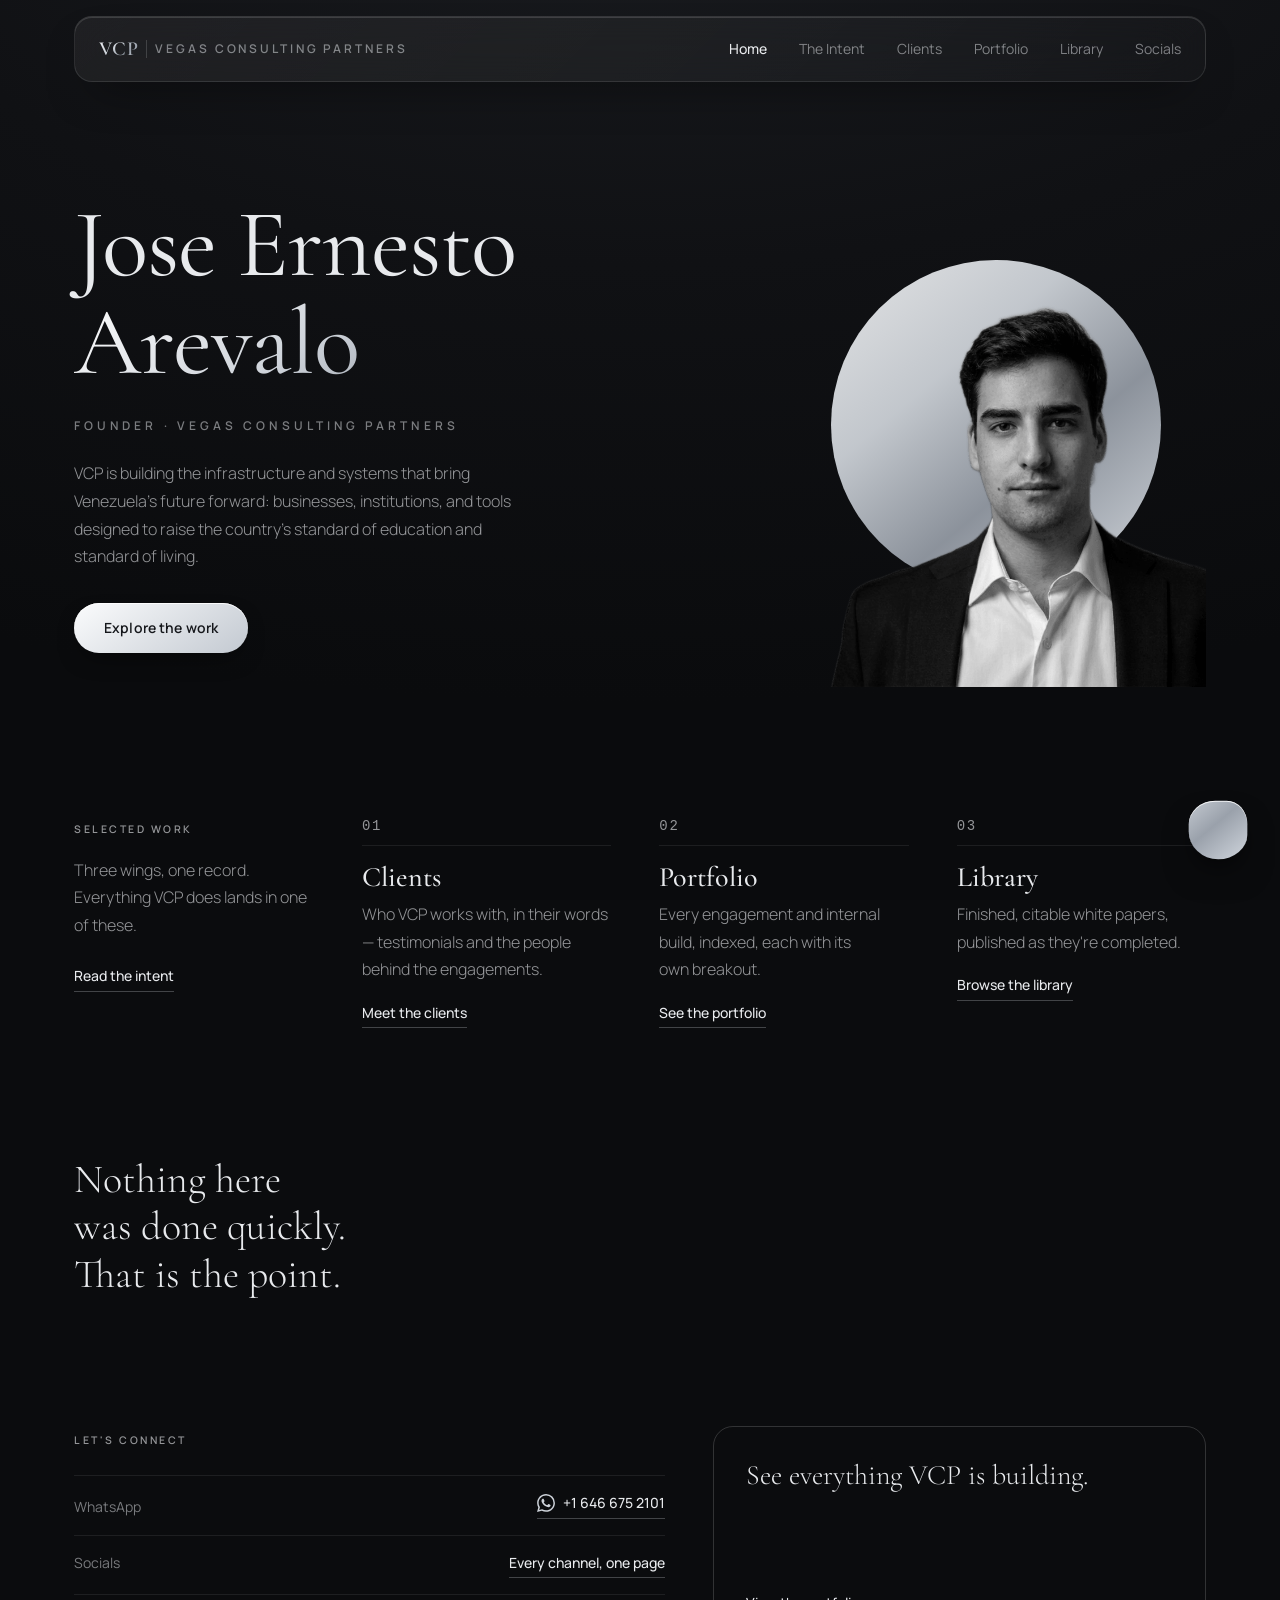
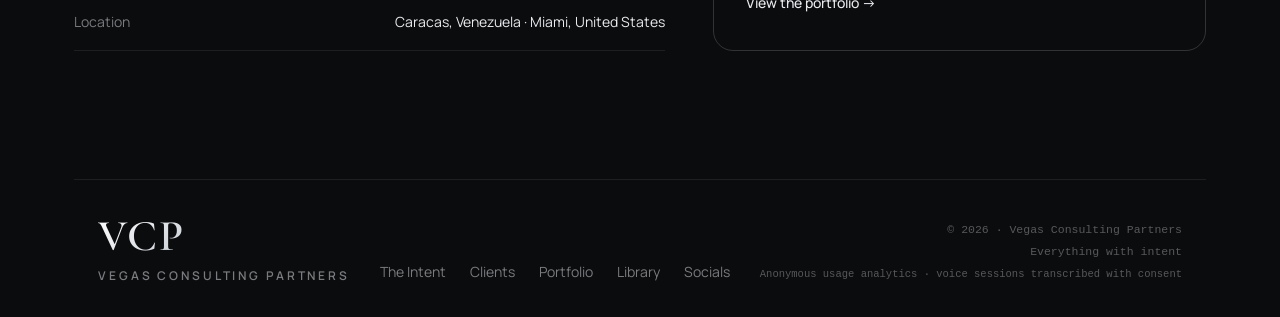
<file: index.html>
<!doctype html>
<html lang="en">
<head>
<meta charset="UTF-8">
<meta name="viewport" content="width=device-width, initial-scale=1.0">
<link rel="icon" type="image/svg+xml" href="/assets/favicon.svg">
<link rel="icon" type="image/png" sizes="32x32" href="/assets/favicon-32.png">
<link rel="apple-touch-icon" href="/assets/apple-touch-icon.png">
<title>VCP — Vegas Consulting Partners</title>
<meta name="description" content="Jose Ernesto Arevalo, founder of Vegas Consulting Partners. The portfolio, clients, and white papers, published in the open as they happen.">
<meta property="og:type" content="website">
<meta property="og:url" content="https://vcp.consulting/">
<meta property="og:title" content="VCP — Vegas Consulting Partners">
<meta property="og:description" content="Jose Ernesto Arevalo, founder of Vegas Consulting Partners. The portfolio, clients, and white papers, published in the open as they happen.">
<meta property="og:image" content="https://vcp.consulting/assets/og-image.png">
<meta property="og:image:width" content="1200">
<meta property="og:image:height" content="630">
<meta property="og:image:alt" content="Jose Ernesto Arevalo, founder of Vegas Consulting Partners">
<meta name="twitter:card" content="summary_large_image">
<meta name="twitter:title" content="VCP — Vegas Consulting Partners">
<meta name="twitter:description" content="Jose Ernesto Arevalo, founder of Vegas Consulting Partners. The portfolio, clients, and white papers, published in the open as they happen.">
<meta name="twitter:image" content="https://vcp.consulting/assets/og-image.png">
<link rel="preconnect" href="https://fonts.googleapis.com">
<link rel="preconnect" href="https://fonts.gstatic.com" crossorigin>
<link href="https://fonts.googleapis.com/css2?family=Cormorant+Garamond:ital,wght@0,300;0,400;0,500;0,600;1,400&family=Manrope:wght@300;400;500;600;700&display=swap" rel="stylesheet">
<link rel="stylesheet" href="css/tokens.css">
<link rel="stylesheet" href="css/base.css">
<link rel="stylesheet" href="css/components.css">
<script>/* title-dip pre-paint (issue #57): show overlay before first paint */(function(){try{var t=sessionStorage.getItem('vcp-dip-title');if(t&&!matchMedia('(prefers-reduced-motion: reduce)').matches){var r=document.documentElement;r.setAttribute('data-dip-title',t);r.className+=' vcp-dip vcp-dip--hold';}}catch(e){}})();</script>
<script>/* page-fade pre-paint (issue #107): veil before first paint */(function(){try{if(sessionStorage.getItem("vcp-fade")&&!matchMedia("(prefers-reduced-motion: reduce)").matches){document.documentElement.className+=" vcp-fade vcp-fade--in";}}catch(e){}})();</script>
<style>
  /* Landing-page layout only — components live in css/components.css.
     Person-led format (#62): hero with portrait over a circular silver
     accent, numbered selected-work band, quote band, connect band. */
  h1, h2, h3 { text-wrap: balance; }

  .hero {
    display: grid;
    grid-template-columns: 1.1fr 0.9fr;
    gap: var(--space-6);
    align-items: center;
    padding: var(--space-7) 0 var(--space-8);
  }
  .hero-name {
    font-size: clamp(3rem, 7.5vw, 6rem);
    line-height: 1.02;
    margin: 0 0 var(--space-4);
    overflow-wrap: anywhere;
  }
  .hero-name span { display: block; }
  .hero-role {
    margin: 0 0 var(--space-4);
  }
  .hero-intro { max-width: 46ch; text-wrap: pretty; margin: 0; }
  .hero-actions { margin-top: var(--space-5); }

  /* Portrait over a circular brushed-silver accent (the format's cutout).
     The image is optional until assets/jose.jpg exists: onerror flips the
     block to its styled empty state — never a broken-image glyph. */
  .portrait {
    position: relative;
    aspect-ratio: 4 / 5;
    max-width: 420px;
    justify-self: end;
    width: 100%;
    display: flex;
    align-items: flex-end;
    justify-content: center;
    overflow: hidden;
  }
  .portrait::before {
    content: '';
    position: absolute;
    left: 50%;
    top: 50%;
    transform: translate(-50%, -50%);
    width: min(84%, 330px);
    aspect-ratio: 1;
    border-radius: var(--radius-pill);
    background: var(--silver-panel);
    opacity: 0.9;
  }
  /* True cutout (the reference composition): assets/jose.png carries
     real transparency, so the person stands in front of the circle,
     bottom-anchored, head and shoulders breaking the circle's edge. */
  .portrait img {
    position: absolute;
    bottom: 0;
    left: 58%;
    transform: translateX(-50%);
    width: min(100%, 400px);
    height: auto;
    filter: grayscale(1) contrast(1.05);
  }
  .portrait--empty img { display: none; }
  .portrait--empty::after {
    content: 'portrait · add assets/jose.png';
    position: relative;
    font-family: var(--font-mono);
    font-size: var(--fs-12);
    letter-spacing: 0.1em;
    color: var(--on-silver);
    padding-bottom: 46%;
  }

  .landing-section { margin-bottom: var(--space-8); }

  /* Selected work: left rail + three numbered columns */
  .work-band {
    display: grid;
    grid-template-columns: 240px 1fr;
    gap: var(--space-6);
  }
  .work-rail p { margin: var(--space-3) 0 var(--space-4); text-wrap: pretty; }
  .work-cols {
    display: grid;
    grid-template-columns: repeat(3, 1fr);
    gap: var(--space-6);
  }
  .work-col__num {
    font-family: var(--font-mono);
    font-size: var(--fs-14);
    color: var(--text-soft);
    letter-spacing: 0.12em;
    display: block;
    padding-bottom: var(--space-2);
    border-bottom: 1px solid var(--line);
    margin-bottom: var(--space-3);
  }
  .work-col h3 { margin-bottom: var(--space-2); }
  .work-col p { margin: 0 0 var(--space-3); max-width: 40ch; text-wrap: pretty; }

  .quote-band { max-width: 34ch; }
  .quote-band p {
    font-family: var(--font-display);
    font-size: var(--fs-40);
    line-height: 1.18;
    color: var(--silver-bright);
    margin: 0;
    text-wrap: balance;
  }

  /* Let's connect: rows + hairline-boxed CTA */
  .connect-band {
    display: grid;
    grid-template-columns: 1.2fr 1fr;
    gap: var(--space-6);
    align-items: stretch;
  }
  .connect-rows { list-style: none; margin: var(--space-4) 0 0; padding: 0; }
  .connect-rows li {
    display: flex;
    justify-content: space-between;
    align-items: baseline;
    gap: var(--space-3);
    padding: var(--space-3) 0;
    border-top: 1px solid var(--line);
    font-size: var(--fs-14);
  }
  .connect-rows li:last-child { border-bottom: 1px solid var(--line); }
  .connect-box {
    border: 1px solid var(--line-strong);
    border-radius: var(--radius-lg);
    padding: var(--space-5);
    display: flex;
    flex-direction: column;
    justify-content: space-between;
    gap: var(--space-4);
    transition: border-color var(--dur-med) var(--ease);
  }
  .connect-box:hover { border-color: var(--line-hover); }
  .connect-box p {
    font-family: var(--font-display);
    font-size: var(--fs-28);
    line-height: 1.2;
    color: var(--silver-bright);
    margin: 0;
    text-wrap: balance;
  }

  .wa-link { display: inline-flex; align-items: center; gap: var(--space-2); }
  .wa-icon {
    width: 18px;
    height: 18px;
    fill: var(--silver);
    transition: fill var(--dur-fast) var(--ease);
  }
  .wa-link:hover .wa-icon { fill: var(--silver-bright); }

  .placeholder-note {
    font-family: var(--font-mono);
    font-size: var(--fs-12);
    color: var(--text-soft);
    letter-spacing: 0.1em;
  }

  @media (max-width: 900px) {
    .hero { grid-template-columns: 1fr; padding: var(--space-6) 0 var(--space-7); }
    .hero-name { font-size: clamp(2.5rem, 11vw, 3.5rem); }
    .portrait { justify-self: start; max-width: 300px; }
    .landing-section { margin-bottom: var(--space-7); }
    .work-band { grid-template-columns: 1fr; }
    .work-cols { grid-template-columns: 1fr; }
    .connect-band { grid-template-columns: 1fr; }
  }
</style>
</head>
<body>

<div class="container" style="padding-top: var(--space-3);">

<nav class="vcp-nav" aria-label="Primary">
  <a class="vcp-nav__brand" href="/">
    <span class="vcp-nav__wordmark sheen-text">VCP</span>
    <span class="vcp-nav__divider"></span>
    <span class="label-caps">Vegas Consulting Partners</span>
  </a>
  <button class="vcp-nav__toggle" type="button" aria-expanded="false" aria-controls="vcp-nav-menu" aria-label="Open menu">
    <span class="vcp-nav__toggle-bar"></span>
    <span class="vcp-nav__toggle-bar"></span>
    <span class="vcp-nav__toggle-bar"></span>
  </button>
  <ul class="vcp-nav__links" id="vcp-nav-menu">
    <li><a href="/" aria-current="page">Home</a></li>
    <li><a href="/intent.html">The Intent</a></li>
    <li><a href="/clients.html">Clients</a></li>
    <li><a href="/projects.html">Portfolio</a></li>
    <li><a href="/library.html">Library</a></li>
    <li><a href="/socials.html">Socials</a></li>
  </ul>
</nav>

<main>

  <!-- Beat 1: the person -->
  <header class="hero">
    <div>
      <h1 class="hero-name"><span>Jose Ernesto</span><span class="sheen-text">Arevalo</span></h1>
      <p class="hero-role label-caps label-caps--wide">Founder · Vegas Consulting Partners</p>
      <p class="hero-intro">VCP is building the infrastructure and systems that bring Venezuela’s future forward: businesses, institutions, and tools designed to raise the country’s standard of education and standard of living.</p>
      <div class="hero-actions">
        <a class="vcp-btn vcp-btn--silver" href="#work">Explore the work</a>
      </div>
    </div>
    <div class="portrait" id="portrait">
      <img src="assets/jose.png" alt="Jose Ernesto Arevalo" onerror="document.getElementById('portrait').classList.add('portrait--empty')">
    </div>
  </header>

  <!-- Beat 2: selected work — the one deliberately numbered sequence -->
  <section class="landing-section" id="work">
    <div class="work-band">
      <div class="work-rail">
        <span class="vcp-tag--caps label-caps">Selected work</span>
        <p>Three wings, one record. Everything VCP does lands in one of these.</p>
        <a class="vcp-link" href="/intent.html">Read the intent</a>
      </div>
      <div class="work-cols">
        <article class="work-col">
          <span class="work-col__num">01</span>
          <h3>Clients</h3>
          <p>Who VCP works with, in their words — testimonials and the people behind the engagements.</p>
          <a class="vcp-link" href="/clients.html">Meet the clients</a>
        </article>
        <article class="work-col">
          <span class="work-col__num">02</span>
          <h3>Portfolio</h3>
          <p>Every engagement and internal build, indexed, each with its own breakout.</p>
          <a class="vcp-link" href="/projects.html">See the portfolio</a>
        </article>
        <article class="work-col">
          <span class="work-col__num">03</span>
          <h3>Library</h3>
          <p>Finished, citable white papers, published as they're completed.</p>
          <a class="vcp-link" href="/library.html">Browse the library</a>
        </article>
      </div>
    </div>
  </section>

  <!-- Beat 3: the line the whole site stands on -->
  <section class="landing-section quote-band">
    <p>Nothing here was done quickly. That is the point.</p>
  </section>

  <!-- Beat 4: let's connect -->
  <section class="landing-section" id="connect">
    <div class="connect-band">
      <div>
        <span class="vcp-tag--caps label-caps">Let's connect</span>
        <ul class="connect-rows">
          <li><span style="color: var(--text-muted);">WhatsApp</span><a class="vcp-link wa-link" href="https://wa.me/16466752101" rel="noopener" target="_blank"><svg class="wa-icon" viewBox="0 0 24 24" aria-hidden="true"><path d="M17.472 14.382c-.297-.149-1.758-.867-2.03-.967-.273-.099-.471-.148-.67.15-.197.297-.767.966-.94 1.164-.173.199-.347.223-.644.075-.297-.15-1.255-.463-2.39-1.475-.883-.788-1.48-1.761-1.653-2.059-.173-.297-.018-.458.13-.606.134-.133.298-.347.446-.52.149-.174.198-.298.298-.497.099-.198.05-.371-.025-.52-.075-.149-.669-1.612-.916-2.207-.242-.579-.487-.5-.669-.51-.173-.008-.371-.01-.57-.01-.198 0-.52.074-.792.372-.272.297-1.04 1.016-1.04 2.479 0 1.462 1.065 2.875 1.213 3.074.149.198 2.096 3.2 5.077 4.487.709.306 1.262.489 1.694.625.712.227 1.36.195 1.871.118.571-.085 1.758-.719 2.006-1.413.248-.694.248-1.289.173-1.413-.074-.124-.272-.198-.57-.347m-5.421 7.403h-.004a9.87 9.87 0 01-5.031-1.378l-.361-.214-3.741.982.998-3.648-.235-.374a9.86 9.86 0 01-1.51-5.26c.001-5.45 4.436-9.884 9.888-9.884 2.64 0 5.122 1.03 6.988 2.898a9.825 9.825 0 012.893 6.994c-.003 5.45-4.437 9.884-9.885 9.884m8.413-18.297A11.815 11.815 0 0012.05 0C5.495 0 .16 5.335.157 11.892c0 2.096.547 4.142 1.588 5.945L.057 24l6.305-1.654a11.882 11.882 0 005.683 1.448h.005c6.554 0 11.89-5.335 11.893-11.893a11.821 11.821 0 00-3.48-8.413Z"/></svg><span>+1 646 675 2101</span></a></li>
          <li><span style="color: var(--text-muted);">Socials</span><a class="vcp-link" href="/socials.html">Every channel, one page</a></li>
          <li><span style="color: var(--text-muted);">Location</span><span>Caracas, Venezuela · Miami, United States</span></li>
        </ul>
      </div>
      <a class="connect-box" href="/projects.html">
        <p>See everything VCP is building.</p>
        <span class="vcp-link" style="border: none;">View the portfolio →</span>
      </a>
    </div>
  </section>

</main>

<footer class="vcp-footer">
  <div>
    <div class="vcp-footer__wordmark sheen-text">VCP</div>
    <div class="label-caps vcp-footer__tagline">Vegas Consulting Partners</div>
  </div>
  <ul class="vcp-footer__links">
    <li><a href="/intent.html">The Intent</a></li>
    <li><a href="/clients.html">Clients</a></li>
    <li><a href="/projects.html">Portfolio</a></li>
    <li><a href="/library.html">Library</a></li>
    <li><a href="/socials.html">Socials</a></li>
  </ul>
  <div class="vcp-footer__meta">© 2026 · Vegas Consulting Partners<br>Everything with intent<br><span style="font-size:10.5px">Anonymous usage analytics · voice sessions transcribed with consent</span></div>
</footer>

</div>

<script defer src="js/nav.js"></script>
<script defer src="js/page-dip.js"></script>
<script defer src="js/telemetry.js"></script>

<!-- ============ VOICE FEEDBACK WIDGET (issue #43) ============ -->
<div id="vcp-voice-widget">
  <button type="button" class="vcp-voice-trigger" aria-label="Give voice feedback about this page" aria-haspopup="dialog"></button>
  <button type="button" class="vcp-voice-reset" aria-label="Move widget back to its original position">&times;</button>
  <div class="vcp-voice-panel" role="dialog" aria-label="Voice feedback" aria-modal="false">
    <div class="vcp-voice-panel__header">
      <span class="vcp-voice-panel__title">Quick feedback</span>
      <div class="vcp-voice-panel__actions">
        <button type="button" class="vcp-voice-panel__minimize" aria-label="Minimize">&minus;</button>
        <button type="button" class="vcp-voice-panel__close" aria-label="Close">&times;</button>
      </div>
    </div>
    <div class="vcp-voice-panel__body"></div>
    <div class="vcp-voice-status">
      <span class="vcp-voice-status__state">idle</span>
    </div>
  </div>
</div>
<script src="js/voice-widget.js"></script>
</body>
</html>
</file>
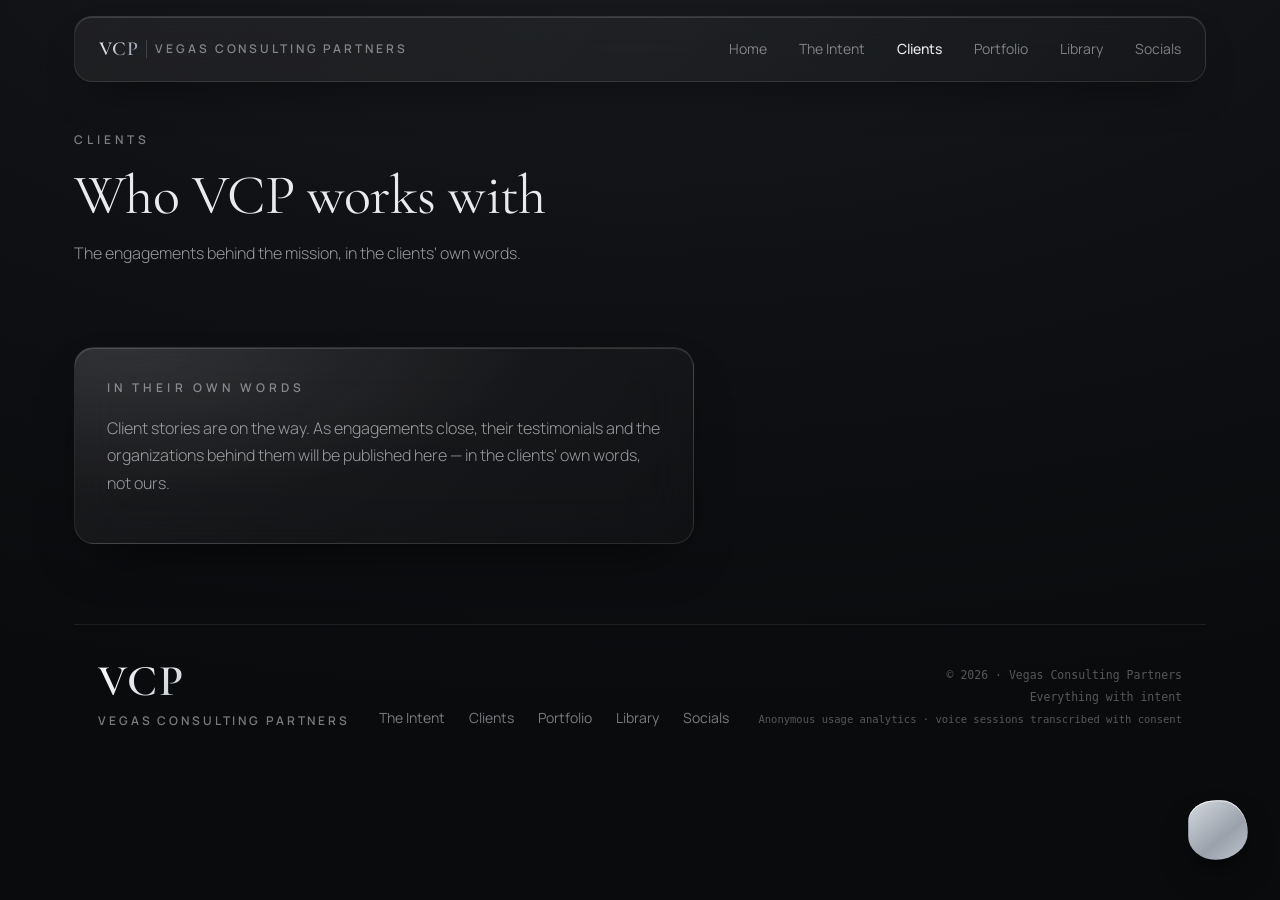
<file: clients.html>
<!doctype html>
<html lang="en">
<head>
<meta charset="UTF-8">
<meta name="viewport" content="width=device-width, initial-scale=1.0">
<link rel="icon" type="image/svg+xml" href="/assets/favicon.svg">
<link rel="icon" type="image/png" sizes="32x32" href="/assets/favicon-32.png">
<link rel="apple-touch-icon" href="/assets/apple-touch-icon.png">
<title>Clients — VCP</title>
<meta name="description" content="Vegas Consulting Partners — the clients VCP works with, in their words: testimonials and the people behind the engagements.">
<link rel="preconnect" href="https://fonts.googleapis.com">
<link rel="preconnect" href="https://fonts.gstatic.com" crossorigin>
<link href="https://fonts.googleapis.com/css2?family=Cormorant+Garamond:ital,wght@0,300;0,400;0,500;0,600;1,400&family=Manrope:wght@300;400;500;600;700&display=swap" rel="stylesheet">
<link rel="stylesheet" href="css/tokens.css">
<link rel="stylesheet" href="css/base.css">
<link rel="stylesheet" href="css/components.css">
<script>/* title-dip pre-paint (issue #57): show overlay before first paint */(function(){try{var t=sessionStorage.getItem('vcp-dip-title');if(t&&!matchMedia('(prefers-reduced-motion: reduce)').matches){var r=document.documentElement;r.setAttribute('data-dip-title',t);r.className+=' vcp-dip vcp-dip--hold';}}catch(e){}})();</script>
<script>/* page-fade pre-paint (issue #107): veil before first paint */(function(){try{if(sessionStorage.getItem("vcp-fade")&&!matchMedia("(prefers-reduced-motion: reduce)").matches){document.documentElement.className+=" vcp-fade vcp-fade--in";}}catch(e){}})();</script>
<style>
  /* Clients page layout only — components live in css/components.css */
  .clients-header { margin-bottom: var(--space-7); max-width: 62ch; padding-top: var(--space-6); }
  .clients-section { margin-bottom: var(--space-7); }
  .clients-empty { max-width: 62ch; }
  .clients-empty p:last-child { color: var(--text-soft); }
  @media (max-width: 900px) {
    h1 { font-size: var(--fs-56); }
  }
</style>
</head>
<body>

<div class="container" style="padding-top: var(--space-3);">

<nav class="vcp-nav" aria-label="Primary">
  <a class="vcp-nav__brand" href="/">
    <span class="vcp-nav__wordmark sheen-text">VCP</span>
    <span class="vcp-nav__divider"></span>
    <span class="label-caps">Vegas Consulting Partners</span>
  </a>
  <button class="vcp-nav__toggle" type="button" aria-expanded="false" aria-controls="vcp-nav-menu" aria-label="Open menu">
    <span class="vcp-nav__toggle-bar"></span>
    <span class="vcp-nav__toggle-bar"></span>
    <span class="vcp-nav__toggle-bar"></span>
  </button>
  <ul class="vcp-nav__links" id="vcp-nav-menu">
    <li><a href="/">Home</a></li>
    <li><a href="/intent.html">The Intent</a></li>
    <li><a href="/clients.html" aria-current="page">Clients</a></li>
    <li><a href="/projects.html">Portfolio</a></li>
    <li><a href="/library.html">Library</a></li>
    <li><a href="/socials.html">Socials</a></li>
  </ul>
</nav>

<main>

  <!-- ============ HEADER ============ -->
  <header class="clients-header">
    <p class="label-caps label-caps--wide">Clients</p>
    <h1 style="font-size: var(--fs-56); margin-top: var(--space-3);">Who VCP works with</h1>
    <p>The engagements behind the mission, in the clients' own words.</p>
  </header>

  <!-- ============ COMING SOON ============ -->
  <section class="clients-section" aria-label="Client stories">
    <div class="vcp-panel clients-empty">
      <p class="label-caps label-caps--wide vcp-panel__label">In their own words</p>
      <p>Client stories are on the way. As engagements close, their testimonials and the organizations behind them will be published here — in the clients' own words, not ours.</p>
    </div>
  </section>

</main>

<footer class="vcp-footer">
  <div>
    <div class="vcp-footer__wordmark sheen-text">VCP</div>
    <div class="label-caps vcp-footer__tagline">Vegas Consulting Partners</div>
  </div>
  <ul class="vcp-footer__links">
    <li><a href="/intent.html">The Intent</a></li>
    <li><a href="/clients.html">Clients</a></li>
    <li><a href="/projects.html">Portfolio</a></li>
    <li><a href="/library.html">Library</a></li>
    <li><a href="/socials.html">Socials</a></li>
  </ul>
  <div class="vcp-footer__meta">© 2026 · Vegas Consulting Partners<br>Everything with intent<br><span style="font-size:10.5px">Anonymous usage analytics · voice sessions transcribed with consent</span></div>
</footer>

</div>

<script defer src="js/nav.js"></script>
<script defer src="js/page-dip.js"></script>
<script defer src="js/telemetry.js"></script>

<!-- ============ VOICE FEEDBACK WIDGET (issue #43) ============ -->
<div id="vcp-voice-widget">
  <button type="button" class="vcp-voice-trigger" aria-label="Give voice feedback about this page" aria-haspopup="dialog"></button>
  <button type="button" class="vcp-voice-reset" aria-label="Move widget back to its original position">&times;</button>
  <div class="vcp-voice-panel" role="dialog" aria-label="Voice feedback" aria-modal="false">
    <div class="vcp-voice-panel__header">
      <span class="vcp-voice-panel__title">Quick feedback</span>
      <div class="vcp-voice-panel__actions">
        <button type="button" class="vcp-voice-panel__minimize" aria-label="Minimize">&minus;</button>
        <button type="button" class="vcp-voice-panel__close" aria-label="Close">&times;</button>
      </div>
    </div>
    <div class="vcp-voice-panel__body"></div>
    <div class="vcp-voice-status">
      <span class="vcp-voice-status__state">idle</span>
    </div>
  </div>
</div>
<script src="js/voice-widget.js"></script>
</body>
</html>
</file>
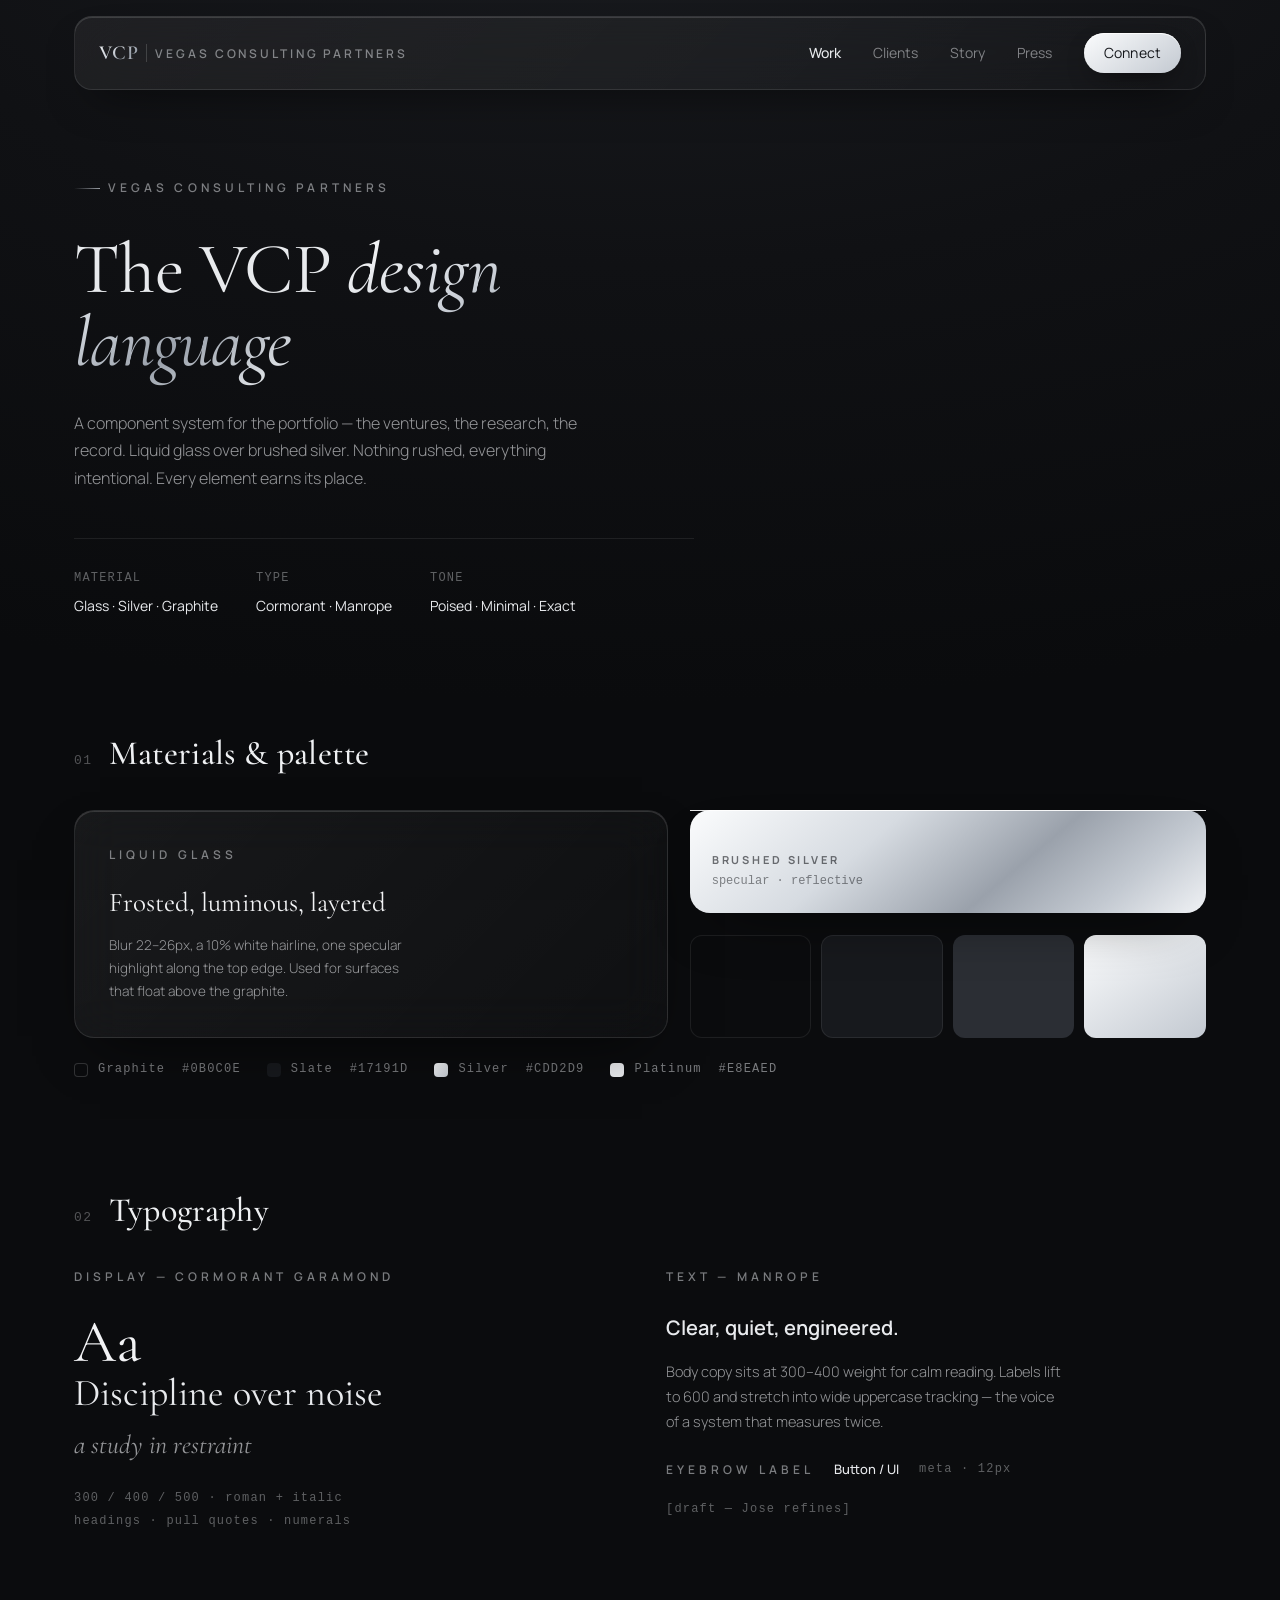
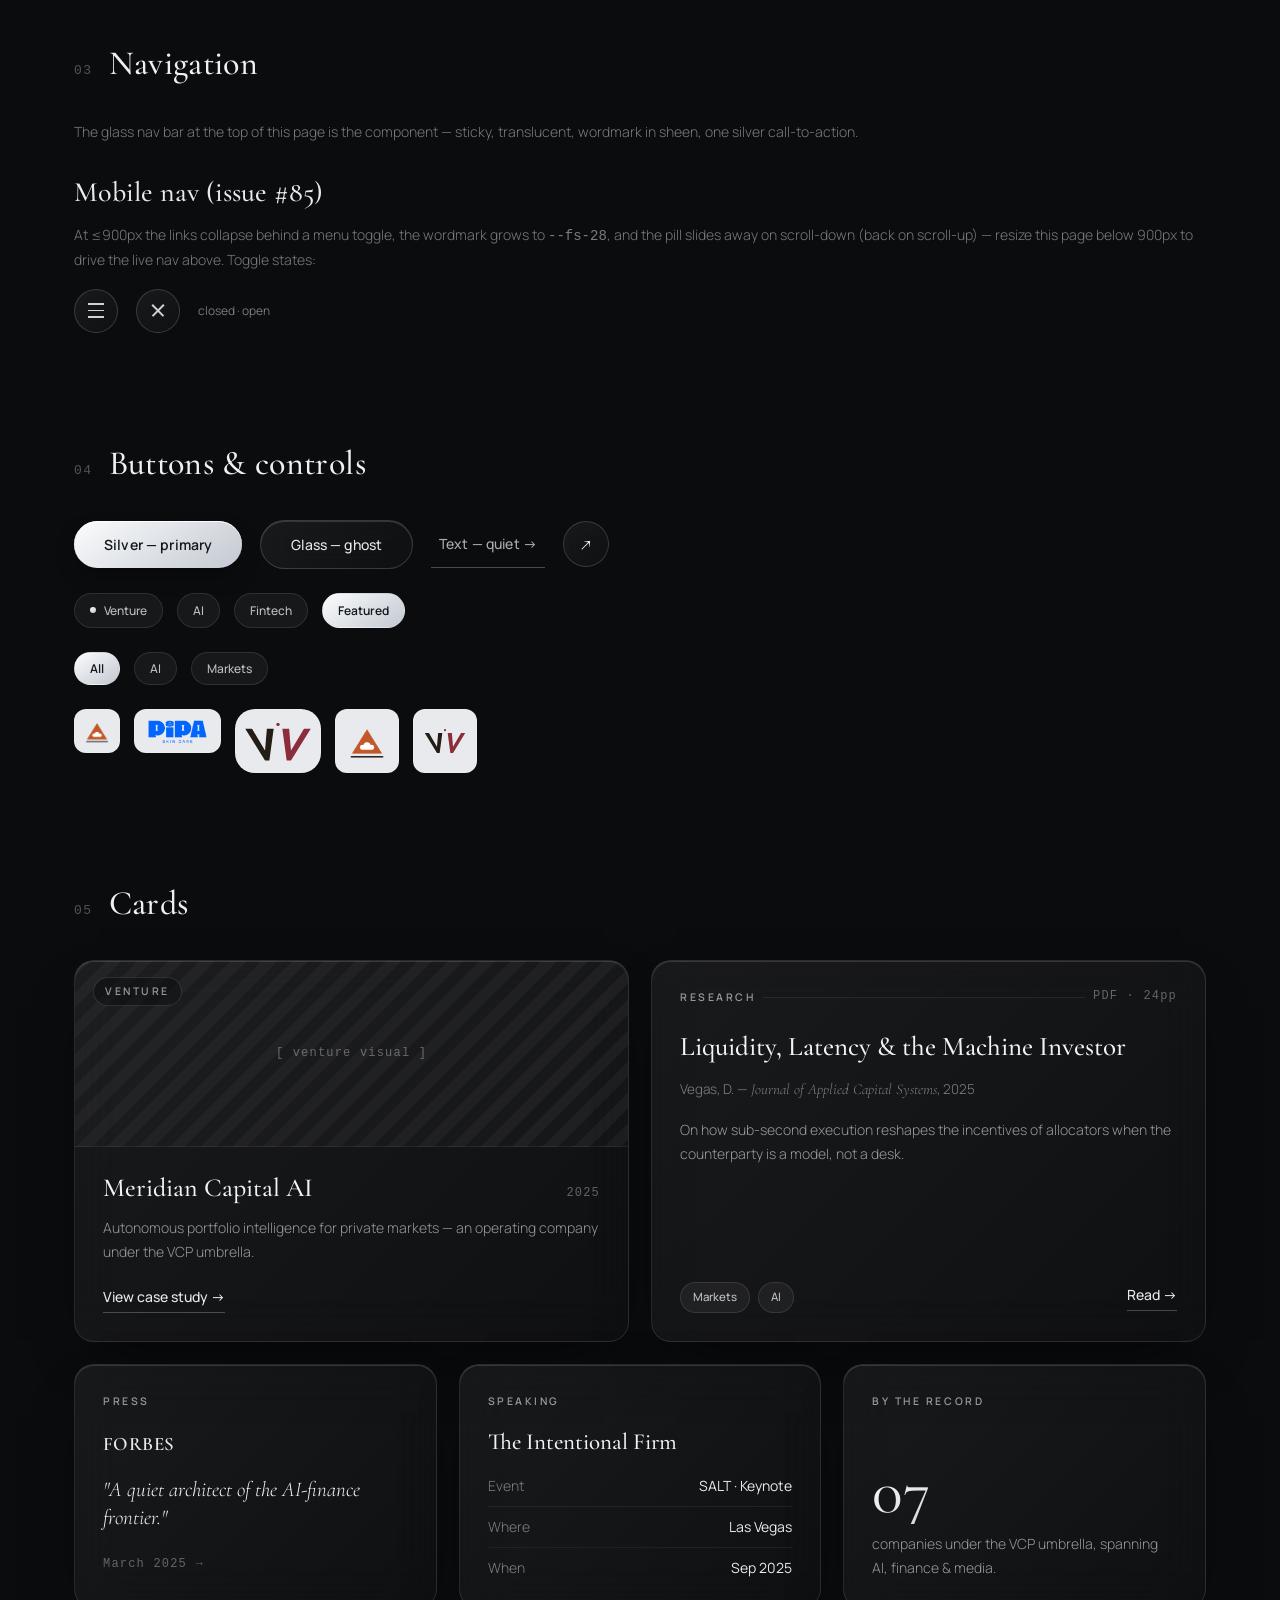
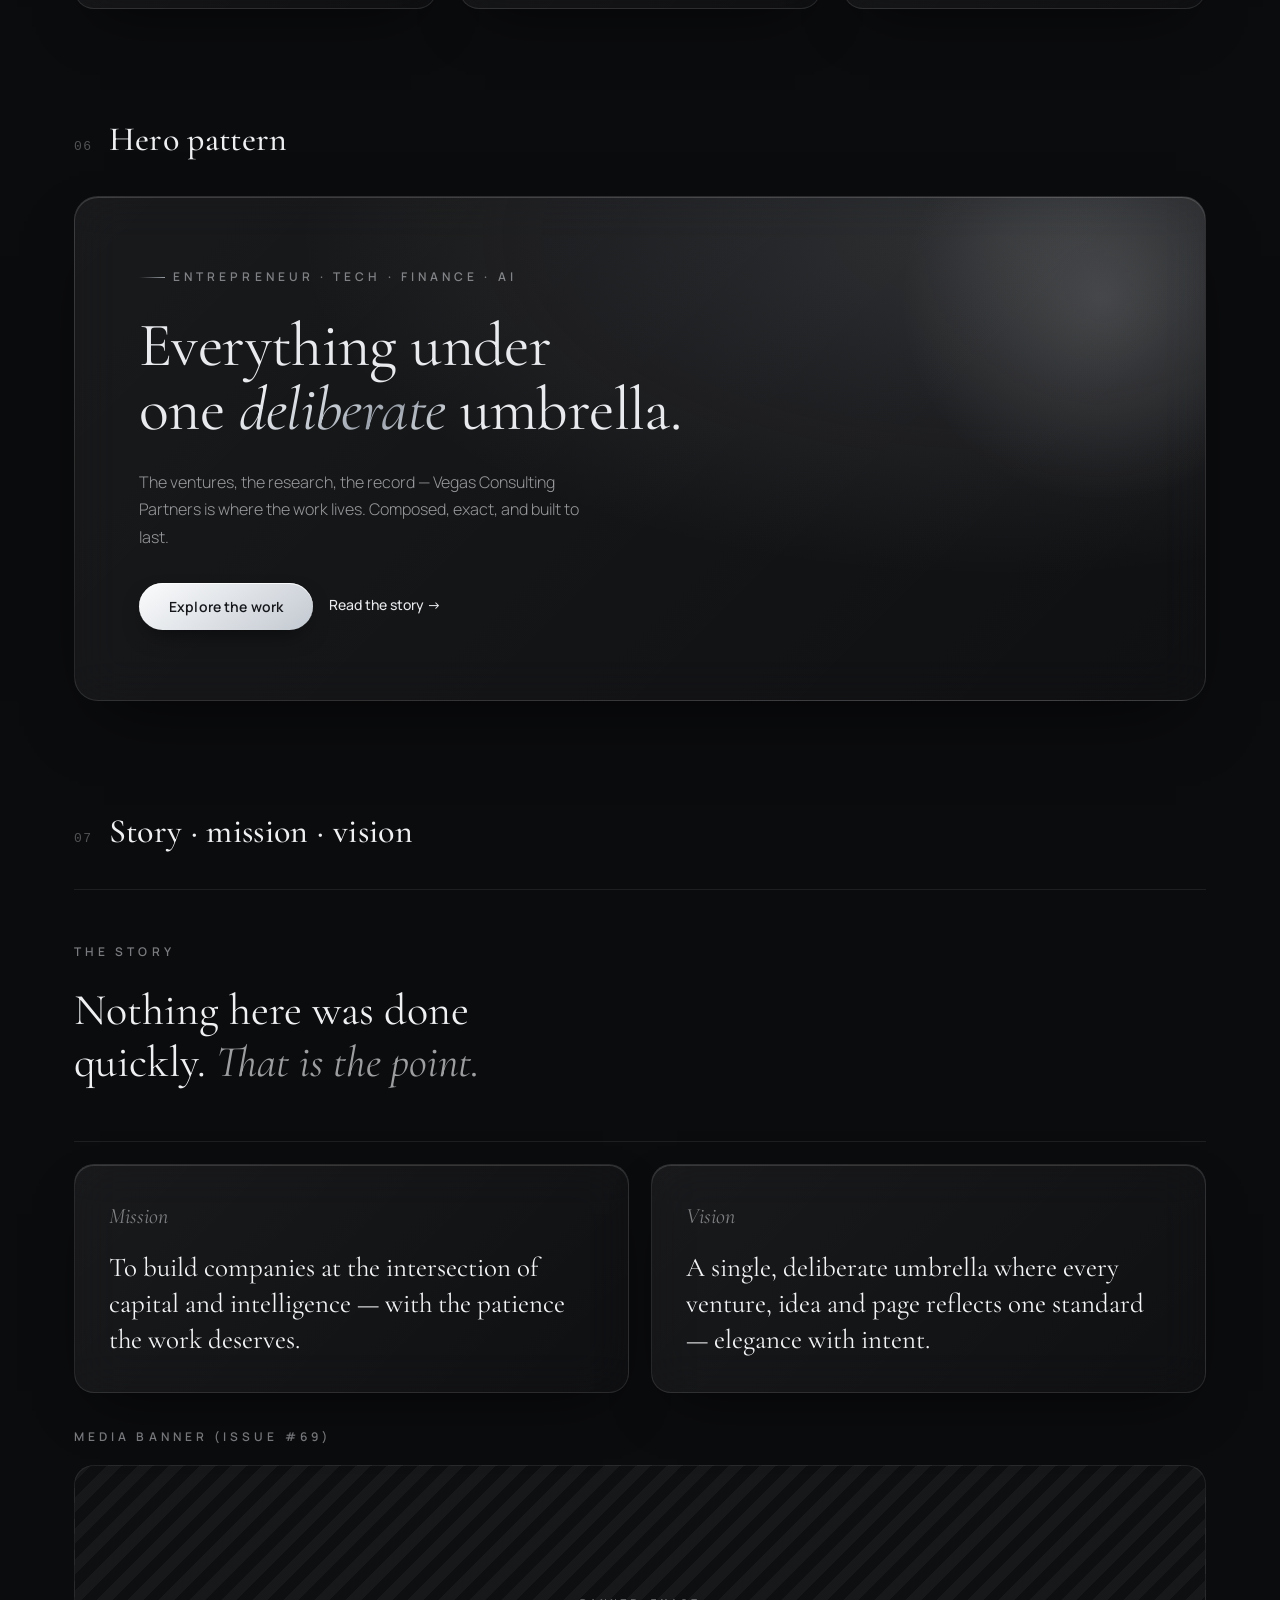
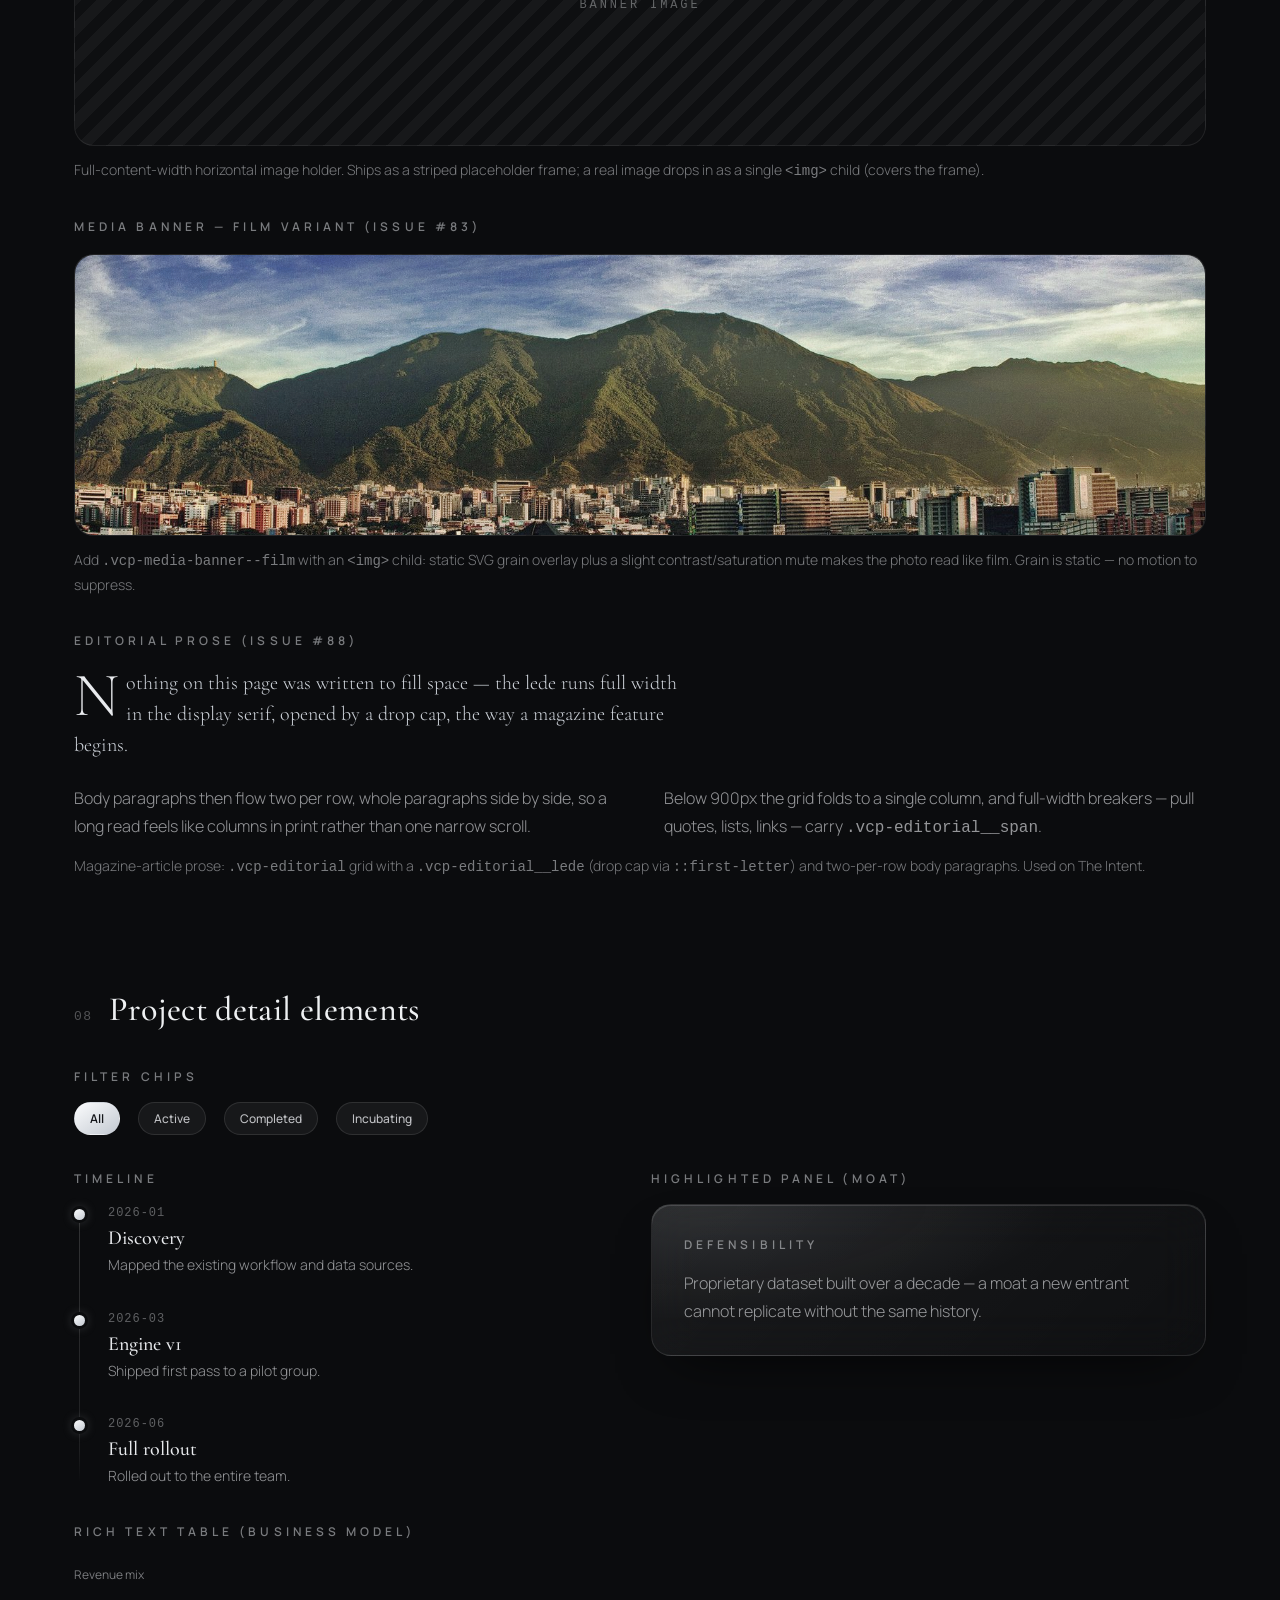
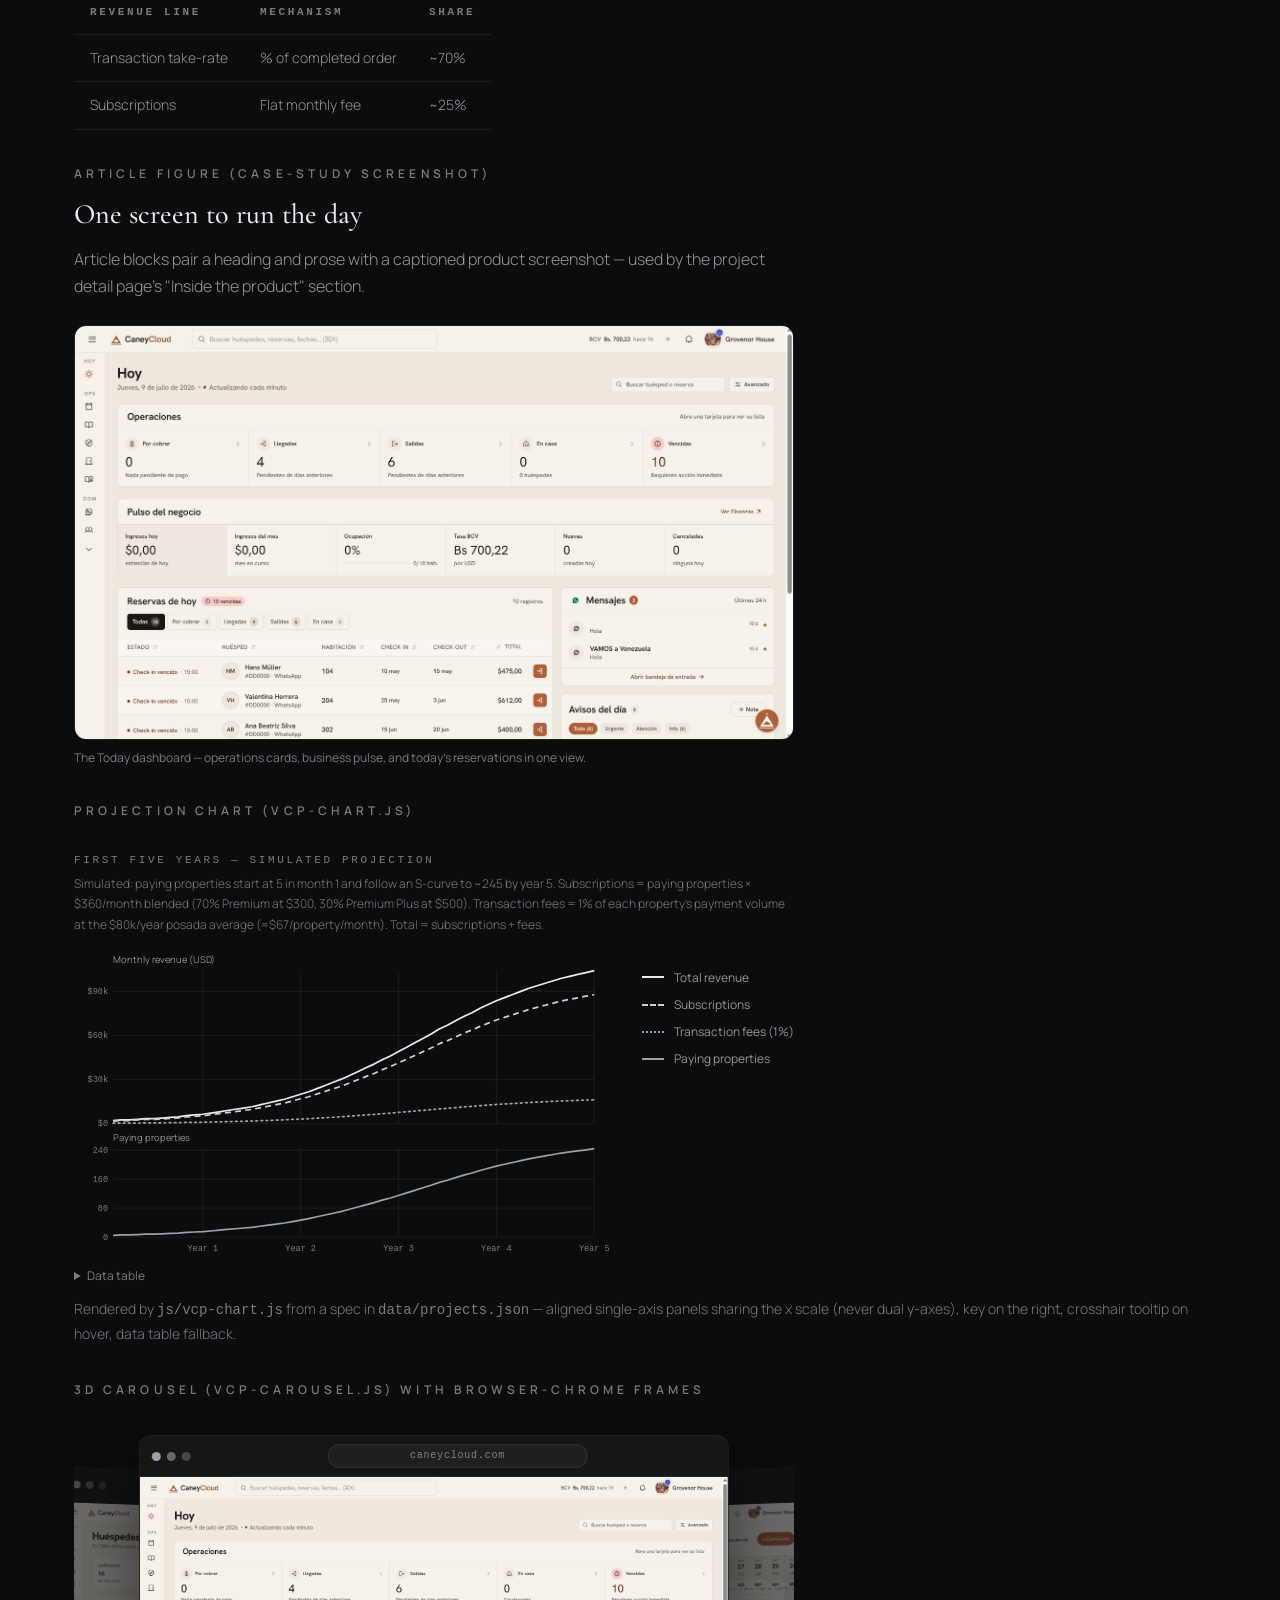
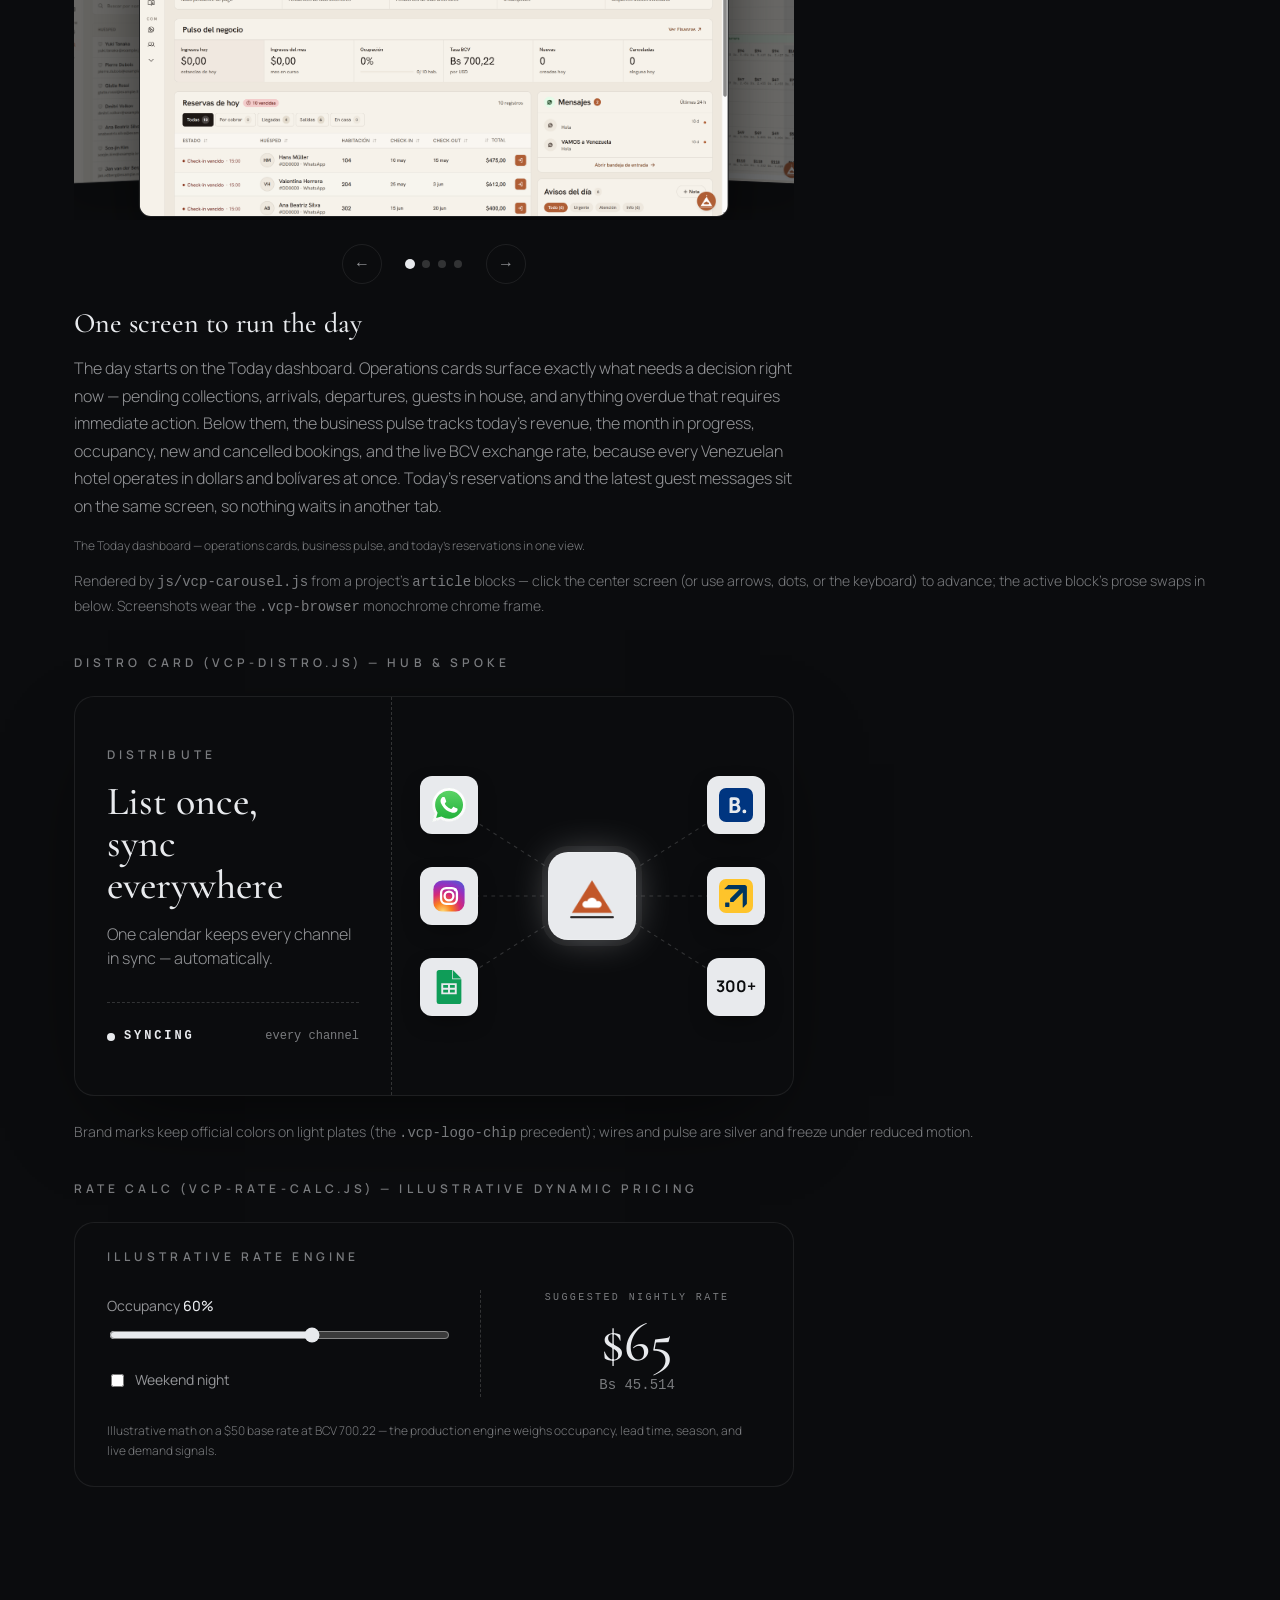
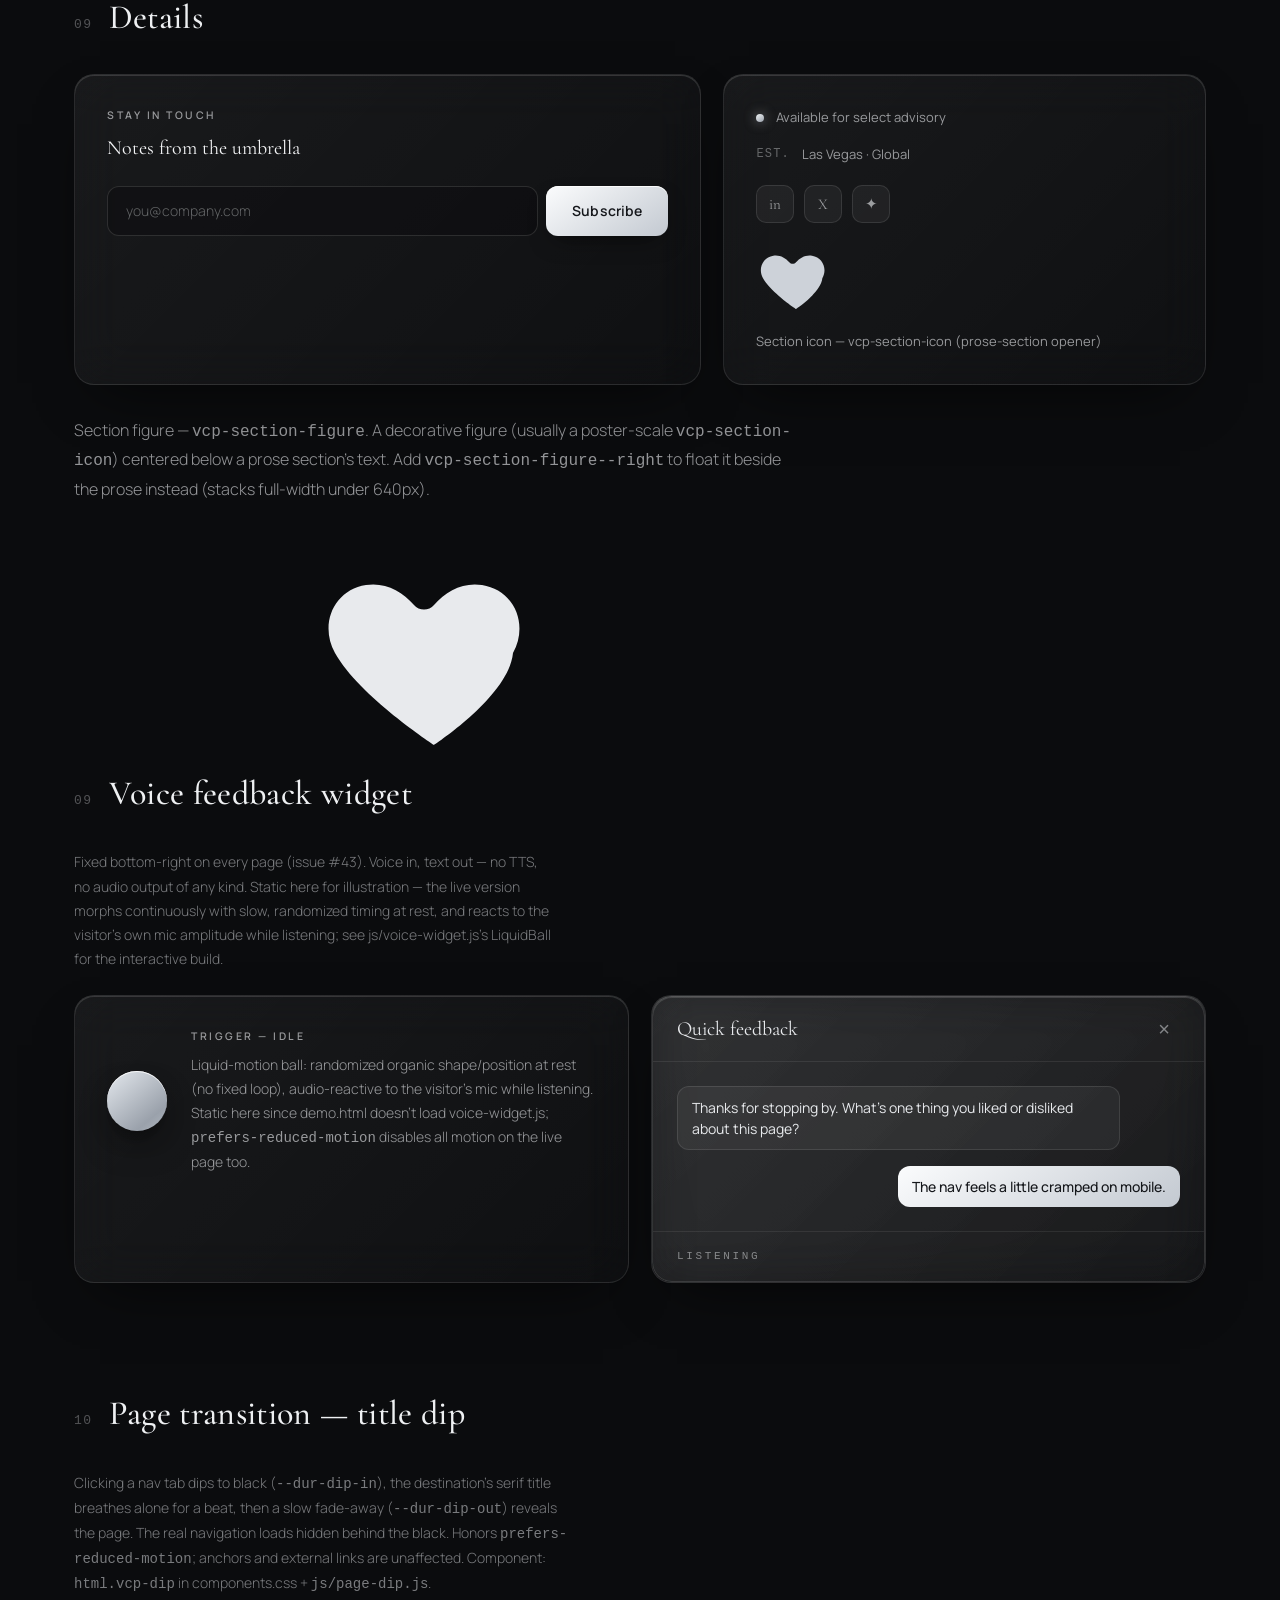
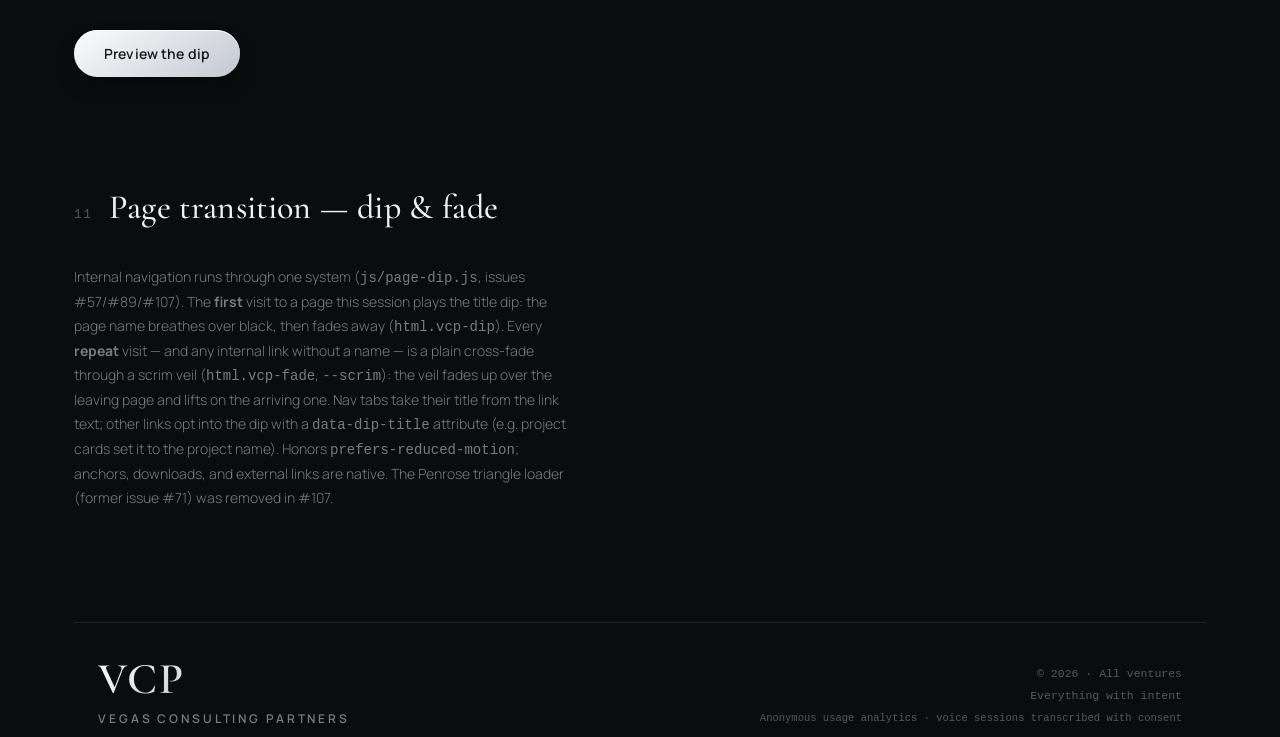
<file: demo.html>
<!doctype html>
<html lang="en">
<head>
<meta charset="UTF-8">
<meta name="viewport" content="width=device-width, initial-scale=1.0">
<link rel="icon" type="image/svg+xml" href="/assets/favicon.svg">
<link rel="icon" type="image/png" sizes="32x32" href="/assets/favicon-32.png">
<link rel="apple-touch-icon" href="/assets/apple-touch-icon.png">
<title>VCP Design System — Component Demo</title>
<link rel="preconnect" href="https://fonts.googleapis.com">
<link rel="preconnect" href="https://fonts.gstatic.com" crossorigin>
<link href="https://fonts.googleapis.com/css2?family=Cormorant+Garamond:ital,wght@0,300;0,400;0,500;0,600;1,400&family=Manrope:wght@300;400;500;600;700&display=swap" rel="stylesheet">
<link rel="stylesheet" href="css/tokens.css">
<link rel="stylesheet" href="css/base.css">
<link rel="stylesheet" href="css/components.css">
<script>/* title-dip pre-paint (issue #57): show overlay before first paint */(function(){try{var t=sessionStorage.getItem('vcp-dip-title');if(t&&!matchMedia('(prefers-reduced-motion: reduce)').matches){var r=document.documentElement;r.setAttribute('data-dip-title',t);r.className+=' vcp-dip vcp-dip--hold';}}catch(e){}})();</script>
<script>/* page-fade pre-paint (issue #107): veil before first paint */(function(){try{if(sessionStorage.getItem("vcp-fade")&&!matchMedia("(prefers-reduced-motion: reduce)").matches){document.documentElement.className+=" vcp-fade vcp-fade--in";}}catch(e){}})();</script>
<style>
  /* Demo-page layout only — components live in css/components.css */
  .demo-section { margin-bottom: 112px; }
  .demo-grid-2 { display: grid; grid-template-columns: 1fr 1fr; gap: 22px; }
  .demo-grid-3 { display: grid; grid-template-columns: repeat(3, 1fr); gap: 22px; }
  .demo-row { display: flex; align-items: center; gap: 18px; flex-wrap: wrap; }
  .demo-swatch { height: 64px; border-radius: var(--radius); border: 1px solid var(--line); }
  /* Static samples of the mobile nav toggle, visible at any width */
  .demo-toggle-sample { display: inline-flex; }
  @media (max-width: 900px) {
    .demo-grid-2, .demo-grid-3 { grid-template-columns: 1fr; }
    h1 { font-size: var(--fs-56); }
  }
</style>
</head>
<body>

<div class="container" style="padding-top: var(--space-3);">

<nav class="vcp-nav" aria-label="Primary">
  <a class="vcp-nav__brand" href="/">
    <span class="vcp-nav__wordmark sheen-text">VCP</span>
    <span class="vcp-nav__divider"></span>
    <span class="label-caps">Vegas Consulting Partners</span>
  </a>
  <button class="vcp-nav__toggle" type="button" aria-expanded="false" aria-controls="vcp-nav-menu" aria-label="Open menu">
    <span class="vcp-nav__toggle-bar"></span>
    <span class="vcp-nav__toggle-bar"></span>
    <span class="vcp-nav__toggle-bar"></span>
  </button>
  <ul class="vcp-nav__links" id="vcp-nav-menu">
    <li><a href="#cards" aria-current="page">Work</a></li>
    <li><a href="#cards">Clients</a></li>
    <li><a href="#narrative">Story</a></li>
    <li><a href="#cards">Press</a></li>
    <li><a href="#details" class="vcp-btn vcp-btn--silver vcp-btn--sm">Connect</a></li>
  </ul>
</nav>

<main>

  <!-- ============ MASTHEAD ============ -->
  <header style="padding: 88px 0 118px; max-width: 62ch;">
    <p class="kicker label-caps label-caps--wide" style="margin-bottom: 34px;">Vegas Consulting Partners</p>
    <h1>The VCP <em class="sheen-text">design language</em></h1>
    <p style="margin-top: 30px; max-width: 52ch;">A component system for the portfolio — the ventures, the research, the record. Liquid glass over brushed silver. Nothing rushed, everything intentional. Every element earns its place.</p>
    <div class="demo-row" style="gap: 38px; margin-top: 46px; padding-top: 30px; border-top: 1px solid var(--line);">
      <div><div class="meta-mono" style="margin-bottom: 6px;">MATERIAL</div><div style="font-size: var(--fs-14);">Glass · Silver · Graphite</div></div>
      <div><div class="meta-mono" style="margin-bottom: 6px;">TYPE</div><div style="font-size: var(--fs-14);">Cormorant · Manrope</div></div>
      <div><div class="meta-mono" style="margin-bottom: 6px;">TONE</div><div style="font-size: var(--fs-14);">Poised · Minimal · Exact</div></div>
    </div>
  </header>

  <!-- ============ 01 MATERIALS ============ -->
  <section class="demo-section" id="materials">
    <div class="vcp-section-heading">
      <span class="vcp-section-heading__num">01</span>
      <h2>Materials &amp; palette</h2>
    </div>
    <div class="demo-grid-2" style="grid-template-columns: 1.15fr 1fr;">
      <div class="vcp-card"><div class="vcp-card__body" style="padding: 34px;">
        <div class="label-caps label-caps--wide" style="margin-bottom: var(--space-3);">Liquid glass</div>
        <div style="font-family: var(--font-display); font-size: 27px; color: #F2F3F5; margin-bottom: 10px;">Frosted, luminous, layered</div>
        <p style="font-size: 13.5px; max-width: 38ch; margin: 0;">Blur 22–26px, a 10% white hairline, one specular highlight along the top edge. Used for surfaces that float above the graphite.</p>
      </div></div>
      <div style="display: grid; grid-template-rows: 1fr 1fr; gap: 22px;">
        <div style="border-radius: var(--radius-lg); background: var(--silver-panel); position: relative; display: flex; align-items: flex-end; padding: 22px; box-shadow: 0 26px 60px -30px rgba(0,0,0,0.7);">
          <div style="position: absolute; top: 0; left: 0; right: 0; height: 1px; background: rgba(255,255,255,0.9);"></div>
          <div>
            <div style="font-size: 11px; letter-spacing: 0.26em; text-transform: uppercase; color: rgba(20,22,26,0.6); font-weight: 700;">Brushed silver</div>
            <div style="font-family: var(--font-mono); font-size: 12px; color: rgba(20,22,26,0.5); margin-top: 4px;">specular · reflective</div>
          </div>
        </div>
        <div style="display: grid; grid-template-columns: repeat(4, 1fr); gap: 10px;">
          <div class="demo-swatch" style="height: auto; background: var(--bg);"></div>
          <div class="demo-swatch" style="height: auto; background: var(--surface);"></div>
          <div class="demo-swatch" style="height: auto; background: var(--surface-raised); border: none;"></div>
          <div class="demo-swatch" style="height: auto; background: var(--silver-metal); border: none;"></div>
        </div>
      </div>
    </div>
    <div class="demo-row" style="gap: 26px; margin-top: 22px;">
      <div class="demo-row" style="gap: 10px;"><span style="width:14px;height:14px;border-radius:4px;background:var(--bg);border:1px solid var(--line-strong);"></span><span class="meta-mono" style="color: var(--text-muted);">Graphite&nbsp;&nbsp;#0B0C0E</span></div>
      <div class="demo-row" style="gap: 10px;"><span style="width:14px;height:14px;border-radius:4px;background:var(--surface);"></span><span class="meta-mono" style="color: var(--text-muted);">Slate&nbsp;&nbsp;#17191D</span></div>
      <div class="demo-row" style="gap: 10px;"><span style="width:14px;height:14px;border-radius:4px;background:var(--silver-metal);"></span><span class="meta-mono" style="color: var(--text-muted);">Silver&nbsp;&nbsp;#CDD2D9</span></div>
      <div class="demo-row" style="gap: 10px;"><span style="width:14px;height:14px;border-radius:4px;background:var(--silver-bright);"></span><span class="meta-mono" style="color: var(--text-muted);">Platinum&nbsp;&nbsp;#E8EAED</span></div>
    </div>
  </section>

  <!-- ============ 02 TYPOGRAPHY ============ -->
  <section class="demo-section" id="typography">
    <div class="vcp-section-heading">
      <span class="vcp-section-heading__num">02</span>
      <h2>Typography</h2>
    </div>
    <div class="demo-grid-2" style="gap: 52px;">
      <div>
        <div class="label-caps label-caps--wide" style="margin-bottom: 26px;">Display — Cormorant Garamond</div>
        <div style="font-family: var(--font-display); font-size: 60px; line-height: 1; color: #F2F3F5;">Aa</div>
        <div style="font-family: var(--font-display); font-size: 38px; line-height: 1.15;">Discipline over noise</div>
        <div style="font-family: var(--font-display); font-style: italic; font-size: 26px; color: var(--text-soft); margin-top: 8px;">a study in restraint</div>
        <div class="meta-mono" style="margin-top: 22px; line-height: 1.9;">300 / 400 / 500 · roman + italic<br>headings · pull quotes · numerals</div>
      </div>
      <div>
        <div class="label-caps label-caps--wide" style="margin-bottom: 26px;">Text — Manrope</div>
        <div style="font-weight: 600; font-size: var(--fs-20); margin-bottom: var(--space-3);">Clear, quiet, engineered.</div>
        <p style="font-size: 14.5px; max-width: 44ch;">Body copy sits at 300–400 weight for calm reading. Labels lift to 600 and stretch into wide uppercase tracking — the voice of a system that measures twice.</p>
        <div class="demo-row" style="gap: 20px; margin-top: 24px;">
          <span class="label-caps label-caps--wide" style="color: var(--text-muted);">Eyebrow label</span>
          <span style="font-weight: 500; font-size: 13px;">Button / UI</span>
          <span class="meta-mono">meta · 12px</span>
          <span class="placeholder-note">[draft — Jose refines]</span>
        </div>
      </div>
    </div>
  </section>

  <!-- ============ 03 NAVIGATION ============ -->
  <section class="demo-section" id="navigation">
    <div class="vcp-section-heading">
      <span class="vcp-section-heading__num">03</span>
      <h2>Navigation</h2>
    </div>
    <p class="text-muted" style="font-size: var(--fs-14);">The glass nav bar at the top of this page is the component — sticky, translucent, wordmark in sheen, one silver call-to-action.</p>

    <h3 style="margin-top: var(--space-5);">Mobile nav (issue #85)</h3>
    <p class="text-muted" style="font-size: var(--fs-14);">At ≤900px the links collapse behind a menu toggle, the wordmark grows to <code>--fs-28</code>, and the pill slides away on scroll-down (back on scroll-up) — resize this page below 900px to drive the live nav above. Toggle states:</p>
    <div class="demo-row">
      <span class="vcp-nav__toggle demo-toggle-sample" aria-hidden="true" aria-expanded="false">
        <span class="vcp-nav__toggle-bar"></span>
        <span class="vcp-nav__toggle-bar"></span>
        <span class="vcp-nav__toggle-bar"></span>
      </span>
      <span class="vcp-nav__toggle demo-toggle-sample" aria-hidden="true" aria-expanded="true">
        <span class="vcp-nav__toggle-bar"></span>
        <span class="vcp-nav__toggle-bar"></span>
        <span class="vcp-nav__toggle-bar"></span>
      </span>
      <span class="text-muted" style="font-size: var(--fs-12);">closed · open</span>
    </div>
  </section>

  <!-- ============ 04 BUTTONS ============ -->
  <section class="demo-section" id="buttons">
    <div class="vcp-section-heading">
      <span class="vcp-section-heading__num">04</span>
      <h2>Buttons &amp; controls</h2>
    </div>
    <div class="demo-row">
      <button class="vcp-btn vcp-btn--silver">Silver — primary</button>
      <button class="vcp-btn vcp-btn--glass">Glass — ghost</button>
      <button class="vcp-btn vcp-btn--quiet">Text — quiet →</button>
      <button class="vcp-btn vcp-btn--icon" aria-label="Open">↗</button>
    </div>
    <div class="demo-row" style="gap: 14px; margin-top: 24px;">
      <span class="vcp-tag vcp-tag--dot">Venture</span>
      <span class="vcp-tag">AI</span>
      <span class="vcp-tag">Fintech</span>
      <span class="vcp-tag vcp-tag--featured">Featured</span>
    </div>
    <div class="demo-row" style="gap: 14px; margin-top: 24px;">
      <button type="button" class="vcp-tag vcp-tag--filter" aria-pressed="true">All</button>
      <button type="button" class="vcp-tag vcp-tag--filter" aria-pressed="false">AI</button>
      <button type="button" class="vcp-tag vcp-tag--filter" aria-pressed="false">Markets</button>
    </div>
    <div class="demo-row" style="gap: 14px; margin-top: 24px;">
      <span class="vcp-logo-chip"><img src="assets/logos/caneycloud.png" alt="CaneyCloud logo"></span>
      <span class="vcp-logo-chip"><img src="assets/logos/pipa.png" alt="PIPA wordmark (wide marks widen the chip)"></span>
      <span class="vcp-logo-chip vcp-logo-chip--lg"><img src="assets/logos/vamosavenezuela.svg" alt="VamosaVenezuela logo, large chip variant"></span>
      <span class="vcp-logo-chip vcp-logo-chip--uniform"><img src="assets/logos/caneycloud.png" alt="CaneyCloud logo, uniform square variant"></span>
      <span class="vcp-logo-chip vcp-logo-chip--uniform"><img src="assets/logos/vamosavenezuela.svg" alt="VamosaVenezuela logo, uniform square variant (wide mark contained)"></span>
    </div>
  </section>

  <!-- ============ 05 CARDS ============ -->
  <section class="demo-section" id="cards">
    <div class="vcp-section-heading">
      <span class="vcp-section-heading__num">05</span>
      <h2>Cards</h2>
    </div>

    <div class="demo-grid-2" style="margin-bottom: 22px;">
      <!-- Work / venture -->
      <article class="vcp-card">
        <div class="vcp-card__media">
          <span class="meta-mono">[ venture visual ]</span>
          <span class="vcp-card__badge">Venture</span>
        </div>
        <div class="vcp-card__body">
          <div class="vcp-card__head">
            <h3 class="vcp-card__title">Meridian Capital AI</h3>
            <span class="meta-mono">2025</span>
          </div>
          <p style="font-size: var(--fs-14); margin: 12px 0 20px;">Autonomous portfolio intelligence for private markets — an operating company under the VCP umbrella.</p>
          <a class="vcp-link" href="#cards">View case study →</a>
        </div>
      </article>
      <!-- Research -->
      <article class="vcp-card">
        <div class="vcp-card__body" style="display: flex; flex-direction: column; height: 100%;">
          <div class="vcp-card__eyebrow">
            <span class="vcp-tag--caps label-caps">Research</span>
            <span class="vcp-card__eyebrow-rule"></span>
            <span class="meta-mono">PDF · 24pp</span>
          </div>
          <h3 class="vcp-card__title" style="font-size: 27px;">Liquidity, Latency &amp; the Machine Investor</h3>
          <p style="font-size: 13.5px; margin: 14px 0 0; color: var(--text-muted);">Vegas, D. — <em style="font-size: 15px;">Journal of Applied Capital Systems</em>, 2025</p>
          <p style="font-size: var(--fs-14); margin: 16px 0 24px; flex: 1;">On how sub-second execution reshapes the incentives of allocators when the counterparty is a model, not a desk.</p>
          <div class="vcp-card__footer" style="margin-top: 0;">
            <div class="demo-row" style="gap: 8px;">
              <span class="vcp-tag" style="padding: 5px 12px; font-size: 11.5px;">Markets</span>
              <span class="vcp-tag" style="padding: 5px 12px; font-size: 11.5px;">AI</span>
            </div>
            <a class="vcp-link" href="#cards">Read →</a>
          </div>
        </div>
      </article>
    </div>

    <div class="demo-grid-3">
      <!-- Press -->
      <article class="vcp-card"><div class="vcp-card__body" style="padding: 28px;">
        <div class="vcp-tag--caps label-caps" style="margin-bottom: 20px;">Press</div>
        <div style="font-family: var(--font-display); font-weight: 600; font-size: 19px; letter-spacing: 0.02em;">FORBES</div>
        <p class="vcp-quote">"A quiet architect of the AI-finance frontier."</p>
        <a class="meta-mono" href="#cards" style="color: var(--text-faint);">March 2025 →</a>
      </div></article>
      <!-- Speaking -->
      <article class="vcp-card"><div class="vcp-card__body" style="padding: 28px;">
        <div class="vcp-tag--caps label-caps" style="margin-bottom: 20px;">Speaking</div>
        <h3 class="vcp-card__title" style="font-size: 23px;">The Intentional Firm</h3>
        <dl class="vcp-kv" style="margin-top: 18px;">
          <div><dt>Event</dt><dd>SALT · Keynote</dd></div>
          <div><dt>Where</dt><dd>Las Vegas</dd></div>
          <div><dt>When</dt><dd>Sep 2025</dd></div>
        </dl>
      </div></article>
      <!-- Stat -->
      <article class="vcp-card"><div class="vcp-card__body" style="padding: 28px; display: flex; flex-direction: column; justify-content: space-between; height: 100%;">
        <div class="vcp-tag--caps label-caps">By the record</div>
        <div>
          <div class="vcp-stat__number sheen-text">07</div>
          <p class="vcp-stat__caption">companies under the VCP umbrella, spanning AI, finance &amp; media.</p>
        </div>
      </div></article>
    </div>
  </section>

  <!-- ============ 06 HERO ============ -->
  <section class="demo-section" id="hero">
    <div class="vcp-section-heading">
      <span class="vcp-section-heading__num">06</span>
      <h2>Hero pattern</h2>
    </div>
    <div class="vcp-hero">
      <div class="vcp-hero__content">
        <p class="kicker label-caps label-caps--wide" style="margin-bottom: 26px;">Entrepreneur · Tech · Finance · AI</p>
        <h2 style="font-size: 62px; line-height: 1.04; letter-spacing: -0.01em; font-weight: 400; margin: 0;">Everything under<br>one <em class="sheen-text">deliberate</em> umbrella.</h2>
        <p style="margin: 26px 0 0; max-width: 46ch;">The ventures, the research, the record — Vegas Consulting Partners is where the work lives. Composed, exact, and built to last.</p>
        <div class="vcp-hero__actions">
          <button class="vcp-btn vcp-btn--silver">Explore the work</button>
          <a class="vcp-link" href="#narrative" style="border: none;">Read the story →</a>
        </div>
      </div>
    </div>
  </section>

  <!-- ============ 07 NARRATIVE ============ -->
  <section class="demo-section" id="narrative">
    <div class="vcp-section-heading">
      <span class="vcp-section-heading__num">07</span>
      <h2>Story · mission · vision</h2>
    </div>
    <div class="vcp-pullquote" style="margin-bottom: 22px;">
      <div class="label-caps label-caps--wide" style="margin-bottom: 24px;">The story</div>
      <p>Nothing here was done quickly. <em style="color: rgba(232,234,237,0.66);">That is the point.</em></p>
    </div>
    <div class="demo-grid-2">
      <div class="vcp-card"><div class="vcp-card__body" style="padding: 34px;">
        <div style="font-family: var(--font-display); font-style: italic; font-size: 22px; color: var(--text-muted); margin-bottom: var(--space-3);">Mission</div>
        <p style="font-family: var(--font-display); font-size: 27px; line-height: 1.34; color: #F2F3F5; margin: 0; font-weight: 400;">To build companies at the intersection of capital and intelligence — with the patience the work deserves.</p>
      </div></div>
      <div class="vcp-card"><div class="vcp-card__body" style="padding: 34px;">
        <div style="font-family: var(--font-display); font-style: italic; font-size: 22px; color: var(--text-muted); margin-bottom: var(--space-3);">Vision</div>
        <p style="font-family: var(--font-display); font-size: 27px; line-height: 1.34; color: #F2F3F5; margin: 0; font-weight: 400;">A single, deliberate umbrella where every venture, idea and page reflects one standard — elegance with intent.</p>
      </div></div>
    </div>
    <div class="label-caps label-caps--wide" style="margin: 34px 0 18px;">Media banner (issue #69)</div>
    <div class="vcp-media-banner">
      <span class="vcp-media-banner__label">Banner image</span>
    </div>
    <p style="font-size: var(--fs-14); color: var(--text-muted); margin-top: 12px;">Full-content-width horizontal image holder. Ships as a striped placeholder frame; a real image drops in as a single <code>&lt;img&gt;</code> child (covers the frame).</p>
    <div class="label-caps label-caps--wide" style="margin: 34px 0 18px;">Media banner — film variant (issue #83)</div>
    <div class="vcp-media-banner vcp-media-banner--film">
      <img src="assets/intent-banner-caracas.jpg" alt="Panoramic view of Caracas beneath the El Ávila mountain range">
    </div>
    <p style="font-size: var(--fs-14); color: var(--text-muted); margin-top: 12px;">Add <code>.vcp-media-banner--film</code> with an <code>&lt;img&gt;</code> child: static SVG grain overlay plus a slight contrast/saturation mute makes the photo read like film. Grain is static — no motion to suppress.</p>
    <div class="label-caps label-caps--wide" style="margin: 34px 0 18px;">Editorial prose (issue #88)</div>
    <div class="vcp-editorial">
      <p class="vcp-editorial__lede">Nothing on this page was written to fill space — the lede runs full width in the display serif, opened by a drop cap, the way a magazine feature begins.</p>
      <p>Body paragraphs then flow two per row, whole paragraphs side by side, so a long read feels like columns in print rather than one narrow scroll.</p>
      <p>Below 900px the grid folds to a single column, and full-width breakers — pull quotes, lists, links — carry <code>.vcp-editorial__span</code>.</p>
    </div>
    <p style="font-size: var(--fs-14); color: var(--text-muted); margin-top: 12px;">Magazine-article prose: <code>.vcp-editorial</code> grid with a <code>.vcp-editorial__lede</code> (drop cap via <code>::first-letter</code>) and two-per-row body paragraphs. Used on The Intent.</p>
  </section>

  <!-- ============ 08 PROJECT DETAIL ELEMENTS ============ -->
  <section class="demo-section" id="project-detail-elements">
    <div class="vcp-section-heading">
      <span class="vcp-section-heading__num">08</span>
      <h2>Project detail elements</h2>
    </div>

    <div style="margin-bottom: 34px;">
      <div class="label-caps label-caps--wide" style="margin-bottom: var(--space-3);">Filter chips</div>
      <div class="demo-row">
        <button type="button" class="vcp-tag vcp-tag--filter" aria-pressed="true">All</button>
        <button type="button" class="vcp-tag vcp-tag--filter" aria-pressed="false">Active</button>
        <button type="button" class="vcp-tag vcp-tag--filter" aria-pressed="false">Completed</button>
        <button type="button" class="vcp-tag vcp-tag--filter" aria-pressed="false">Incubating</button>
      </div>
    </div>

    <div class="demo-grid-2" style="grid-template-columns: 1fr 1fr; align-items: start;">
      <div>
        <div class="label-caps label-caps--wide" style="margin-bottom: var(--space-3);">Timeline</div>
        <ol class="vcp-timeline">
          <li class="vcp-timeline__item">
            <span class="vcp-timeline__dot" aria-hidden="true"></span>
            <div class="vcp-timeline__date">2026-01</div>
            <h3 class="vcp-timeline__title">Discovery</h3>
            <p class="vcp-timeline__note">Mapped the existing workflow and data sources.</p>
          </li>
          <li class="vcp-timeline__item">
            <span class="vcp-timeline__dot" aria-hidden="true"></span>
            <div class="vcp-timeline__date">2026-03</div>
            <h3 class="vcp-timeline__title">Engine v1</h3>
            <p class="vcp-timeline__note">Shipped first pass to a pilot group.</p>
          </li>
          <li class="vcp-timeline__item">
            <span class="vcp-timeline__dot" aria-hidden="true"></span>
            <div class="vcp-timeline__date">2026-06</div>
            <h3 class="vcp-timeline__title">Full rollout</h3>
            <p class="vcp-timeline__note">Rolled out to the entire team.</p>
          </li>
        </ol>
      </div>
      <div>
        <div class="label-caps label-caps--wide" style="margin-bottom: var(--space-3);">Highlighted panel (Moat)</div>
        <div class="vcp-panel">
          <div class="label-caps label-caps--wide vcp-panel__label">Defensibility</div>
          <div class="vcp-prose"><p>Proprietary dataset built over a decade — a moat a new entrant cannot replicate without the same history.</p></div>
        </div>
      </div>
    </div>

    <div style="margin-top: 34px;">
      <div class="label-caps label-caps--wide" style="margin-bottom: var(--space-3);">Rich text table (Business model)</div>
      <div class="vcp-prose">
        <table>
          <caption>Revenue mix</caption>
          <thead><tr><th>Revenue line</th><th>Mechanism</th><th>Share</th></tr></thead>
          <tbody>
            <tr><td>Transaction take-rate</td><td>% of completed order</td><td>~70%</td></tr>
            <tr><td>Subscriptions</td><td>Flat monthly fee</td><td>~25%</td></tr>
          </tbody>
        </table>
      </div>
    </div>

    <div style="margin-top: 34px;">
      <div class="label-caps label-caps--wide" style="margin-bottom: var(--space-3);">Article figure (case-study screenshot)</div>
      <div class="vcp-article" style="max-width: 72ch;">
        <h3>One screen to run the day</h3>
        <div class="vcp-prose"><p>Article blocks pair a heading and prose with a captioned product screenshot — used by the project detail page's "Inside the product" section.</p></div>
        <figure class="vcp-figure">
          <img src="assets/screenshots/caneycloud/caneycloud-today.png" alt="CaneyCloud Today dashboard showing operations cards, business pulse metrics, and today's reservations" loading="lazy" width="3000" height="1726">
          <figcaption>The Today dashboard — operations cards, business pulse, and today's reservations in one view.</figcaption>
        </figure>
      </div>
    </div>

    <div style="margin-top: 34px;">
      <div class="label-caps label-caps--wide" style="margin-bottom: var(--space-3);">Projection chart (vcp-chart.js)</div>
      <div id="demo-chart" style="max-width: 72ch;"></div>
      <p style="font-size: var(--fs-14); color: var(--text-muted); margin-top: 12px;">Rendered by <code>js/vcp-chart.js</code> from a spec in <code>data/projects.json</code> — aligned single-axis panels sharing the x scale (never dual y-axes), key on the right, crosshair tooltip on hover, data table fallback.</p>
    </div>

    <div style="margin-top: 34px;">
      <div class="label-caps label-caps--wide" style="margin-bottom: var(--space-3);">3D carousel (vcp-carousel.js) with browser-chrome frames</div>
      <div id="demo-carousel" style="max-width: 72ch;"></div>
      <p style="font-size: var(--fs-14); color: var(--text-muted); margin-top: 12px;">Rendered by <code>js/vcp-carousel.js</code> from a project's <code>article</code> blocks — click the center screen (or use arrows, dots, or the keyboard) to advance; the active block's prose swaps in below. Screenshots wear the <code>.vcp-browser</code> monochrome chrome frame.</p>
    </div>

    <div style="margin-top: 34px;">
      <div class="label-caps label-caps--wide" style="margin-bottom: var(--space-3);">Distro card (vcp-distro.js) — hub &amp; spoke</div>
      <div id="demo-distro" style="max-width: 72ch;"></div>
      <p style="font-size: var(--fs-14); color: var(--text-muted); margin-top: 12px;">Brand marks keep official colors on light plates (the <code>.vcp-logo-chip</code> precedent); wires and pulse are silver and freeze under reduced motion.</p>
    </div>

    <div style="margin-top: 34px;">
      <div class="label-caps label-caps--wide" style="margin-bottom: var(--space-3);">Rate calc (vcp-rate-calc.js) — illustrative dynamic pricing</div>
      <div id="demo-calc" style="max-width: 72ch;"></div>
    </div>
  </section>

  <!-- ============ 09 DETAILS ============ -->
  <section id="details">
    <div class="vcp-section-heading">
      <span class="vcp-section-heading__num">09</span>
      <h2>Details</h2>
    </div>
    <div class="demo-grid-2" style="grid-template-columns: 1.3fr 1fr;">
      <div class="vcp-card"><div class="vcp-card__body" style="padding: 32px;">
        <div class="vcp-tag--caps label-caps" style="margin-bottom: 8px;">Stay in touch</div>
        <div style="font-family: var(--font-display); font-size: var(--fs-20); color: #F2F3F5; margin-bottom: 22px;">Notes from the umbrella</div>
        <form class="vcp-input-group" onsubmit="return false;">
          <input class="vcp-input" type="email" placeholder="you@company.com" aria-label="Email address">
          <button class="vcp-btn vcp-btn--silver" type="submit">Subscribe</button>
        </form>
      </div></div>
      <div class="vcp-card"><div class="vcp-card__body" style="padding: 32px; display: flex; flex-direction: column; justify-content: center; gap: var(--space-3); height: 100%;">
        <div class="demo-row" style="gap: 12px;"><span class="vcp-status-dot"></span><span style="font-size: 13px; color: var(--text-soft);">Available for select advisory</span></div>
        <div class="demo-row" style="gap: 12px;"><span class="meta-mono">EST.</span><span style="font-size: 13px; color: var(--text-soft);">Las Vegas · Global</span></div>
        <div class="demo-row" style="gap: 10px; margin-top: 4px;">
          <a class="vcp-social" href="#details" aria-label="LinkedIn">in</a>
          <a class="vcp-social" href="#details" aria-label="X">X</a>
          <a class="vcp-social" href="#details" aria-label="More">✦</a>
        </div>
        <div class="demo-row" style="gap: 12px;">
          <svg class="vcp-section-icon" style="margin-bottom: 0;" viewBox="0 0 24 24" fill="currentColor" aria-hidden="true"><path d="M12 21s-7.5-4.9-9.9-9.2C.5 8.9 2 5.5 5.2 5c1.9-.3 3.6.6 4.8 2 .5.6 1.5.6 2 0 1.2-1.4 2.9-2.3 4.8-2 3.2.5 4.7 3.9 3.1 6.8C19.5 16.1 12 21 12 21z"/></svg>
          <span style="font-size: 13px; color: var(--text-soft);">Section icon — vcp-section-icon (prose-section opener)</span>
        </div>
      </div></div>
    </div>
    <div class="vcp-prose" style="max-width: 72ch; margin-top: var(--space-5);">
      <p>Section figure — <code>vcp-section-figure</code>. A decorative figure (usually a poster-scale <code>vcp-section-icon</code>) centered below a prose section's text. Add <code>vcp-section-figure--right</code> to float it beside the prose instead (stacks full-width under 640px).</p>
      <div class="vcp-section-figure">
        <svg class="vcp-section-icon" viewBox="0 0 24 24" fill="currentColor" aria-hidden="true"><path d="M12 21s-7.5-4.9-9.9-9.2C.5 8.9 2 5.5 5.2 5c1.9-.3 3.6.6 4.8 2 .5.6 1.5.6 2 0 1.2-1.4 2.9-2.3 4.8-2 3.2.5 4.7 3.9 3.1 6.8C19.5 16.1 12 21 12 21z"/></svg>
      </div>
    </div>
  </section>

  <!-- ============ 09 VOICE FEEDBACK WIDGET ============ -->
  <section id="voice-feedback">
    <div class="vcp-section-heading">
      <span class="vcp-section-heading__num">09</span>
      <h2>Voice feedback widget</h2>
    </div>
    <p style="color: var(--text-muted); font-size: var(--fs-14); margin-bottom: var(--space-4); max-width: 60ch;">Fixed bottom-right on every page (issue #43). Voice in, text out — no TTS, no audio output of any kind. Static here for illustration — the live version morphs continuously with slow, randomized timing at rest, and reacts to the visitor's own mic amplitude while listening; see js/voice-widget.js's LiquidBall for the interactive build.</p>
    <div class="demo-grid-2">
      <div class="vcp-card"><div class="vcp-card__body" style="padding: 32px; display: flex; align-items: center; gap: var(--space-4);">
        <button type="button" class="vcp-voice-trigger" style="position: static; flex-shrink: 0;" aria-label="Give voice feedback about this page"></button>
        <div>
          <div class="vcp-tag--caps label-caps" style="margin-bottom: 8px;">Trigger — idle</div>
          <p style="font-size: var(--fs-14); color: var(--text-soft); margin: 0;">Liquid-motion ball: randomized organic shape/position at rest (no fixed loop), audio-reactive to the visitor's mic while listening. Static here since demo.html doesn't load voice-widget.js; <code>prefers-reduced-motion</code> disables all motion on the live page too.</p>
        </div>
      </div></div>
      <div class="vcp-card"><div class="vcp-card__body" style="padding: 0; overflow: hidden;">
        <div class="vcp-voice-panel" style="position: static; opacity: 1; transform: none; width: 100%; max-height: none;" data-open="true">
          <div class="vcp-voice-panel__header">
            <span class="vcp-voice-panel__title">Quick feedback</span>
            <button type="button" class="vcp-voice-panel__close" aria-label="Close">&times;</button>
          </div>
          <div class="vcp-voice-panel__body">
            <div class="vcp-voice-line vcp-voice-line--assistant">Thanks for stopping by. What's one thing you liked or disliked about this page?</div>
            <div class="vcp-voice-line vcp-voice-line--visitor">The nav feels a little cramped on mobile.</div>
          </div>
          <div class="vcp-voice-status">
            <span class="vcp-voice-status__state">listening</span>
          </div>
        </div>
      </div></div>
    </div>
  </section>

  <!-- ============ 10 PAGE TRANSITION ============ -->
  <section class="demo-section" id="page-transition" style="margin-top: 112px;">
    <div class="vcp-section-heading">
      <span class="vcp-section-heading__num">10</span>
      <h2>Page transition — title dip</h2>
    </div>
    <p class="text-muted" style="font-size: var(--fs-14); max-width: 62ch;">Clicking a nav tab dips to black (<code>--dur-dip-in</code>), the destination's serif title breathes alone for a beat, then a slow fade-away (<code>--dur-dip-out</code>) reveals the page. The real navigation loads hidden behind the black. Honors <code>prefers-reduced-motion</code>; anchors and external links are unaffected. Component: <code>html.vcp-dip</code> in components.css + <code>js/page-dip.js</code>.</p>
    <button class="vcp-btn vcp-btn--silver" id="dip-preview" style="margin-top: 18px;">Preview the dip</button>
  </section>

  <!-- ============ 11 PAGE TRANSITION ============ -->
  <section class="demo-section" id="page-transition-fade" style="margin-top: 112px;">
    <div class="vcp-section-heading">
      <span class="vcp-section-heading__num">11</span>
      <h2>Page transition — dip &amp; fade</h2>
    </div>
    <p class="text-muted" style="font-size: var(--fs-14); max-width: 62ch;">Internal navigation runs through one system (<code>js/page-dip.js</code>, issues #57/#89/#107). The <strong>first</strong> visit to a page this session plays the title dip: the page name breathes over black, then fades away (<code>html.vcp-dip</code>). Every <strong>repeat</strong> visit — and any internal link without a name — is a plain cross-fade through a scrim veil (<code>html.vcp-fade</code>, <code>--scrim</code>): the veil fades up over the leaving page and lifts on the arriving one. Nav tabs take their title from the link text; other links opt into the dip with a <code>data-dip-title</code> attribute (e.g. project cards set it to the project name). Honors <code>prefers-reduced-motion</code>; anchors, downloads, and external links are native. The Penrose triangle loader (former issue #71) was removed in #107.</p>
  </section>

</main>

<footer class="vcp-footer">
  <div>
    <div class="vcp-footer__wordmark sheen-text">VCP</div>
    <div class="label-caps vcp-footer__tagline">Vegas Consulting Partners</div>
  </div>
  <div class="vcp-footer__meta">© 2026 · All ventures<br>Everything with intent<br><span style="font-size:10.5px">Anonymous usage analytics · voice sessions transcribed with consent</span></div>
</footer>

</div>

<script defer src="js/nav.js"></script>
<script defer src="js/page-dip.js"></script>
<script defer src="js/telemetry.js"></script>
<script>
/* Demo-only: run one full dip cycle in place (no navigation). */
document.addEventListener('DOMContentLoaded', function () {
  document.getElementById('dip-preview').addEventListener('click', function () {
    var r = document.documentElement;
    r.setAttribute('data-dip-title', 'Research');
    r.classList.add('vcp-dip', 'vcp-dip--in');
    setTimeout(function () { r.classList.remove('vcp-dip--in'); r.classList.add('vcp-dip--hold'); }, 360);
    setTimeout(function () { r.classList.remove('vcp-dip--hold'); r.classList.add('vcp-dip--out'); }, 1050);
    setTimeout(function () { r.classList.remove('vcp-dip', 'vcp-dip--out'); r.removeAttribute('data-dip-title'); }, 2300);
  });
});
</script>
<script src="js/vcp-chart.js"></script>
<script src="js/vcp-carousel.js"></script>
<script src="js/vcp-distro.js"></script>
<script src="js/vcp-rate-calc.js"></script>
<script>
/* Demo-only: render the projection chart, carousel, distro card, and rate
   calc from the caneycloud spec so the living reference always matches
   production data. */
document.addEventListener('DOMContentLoaded', function () {
  fetch('data/projects.json')
    .then(function (r) { return r.json(); })
    .then(function (projects) {
      var chartProject = projects.filter(function (p) { return p.chart; })[0];
      if (chartProject) window.VCPChart.render(document.getElementById('demo-chart'), chartProject.chart);
      var articleProject = projects.filter(function (p) { return p.article; })[0];
      if (articleProject) {
        window.VCPCarousel.render(document.getElementById('demo-carousel'), {
          blocks: articleProject.article,
          chromeUrl: 'caneycloud.com',
          label: 'Component demo carousel'
        });
      }
      var cpProject = projects.filter(function (p) { return p.channels_pricing; })[0];
      if (cpProject) {
        window.VCPDistro.render(document.getElementById('demo-distro'), cpProject.channels_pricing.distribution);
        window.VCPRateCalc.render(document.getElementById('demo-calc'), cpProject.channels_pricing.calc);
      }
    });
});
</script>
</body>
</html>
</file>
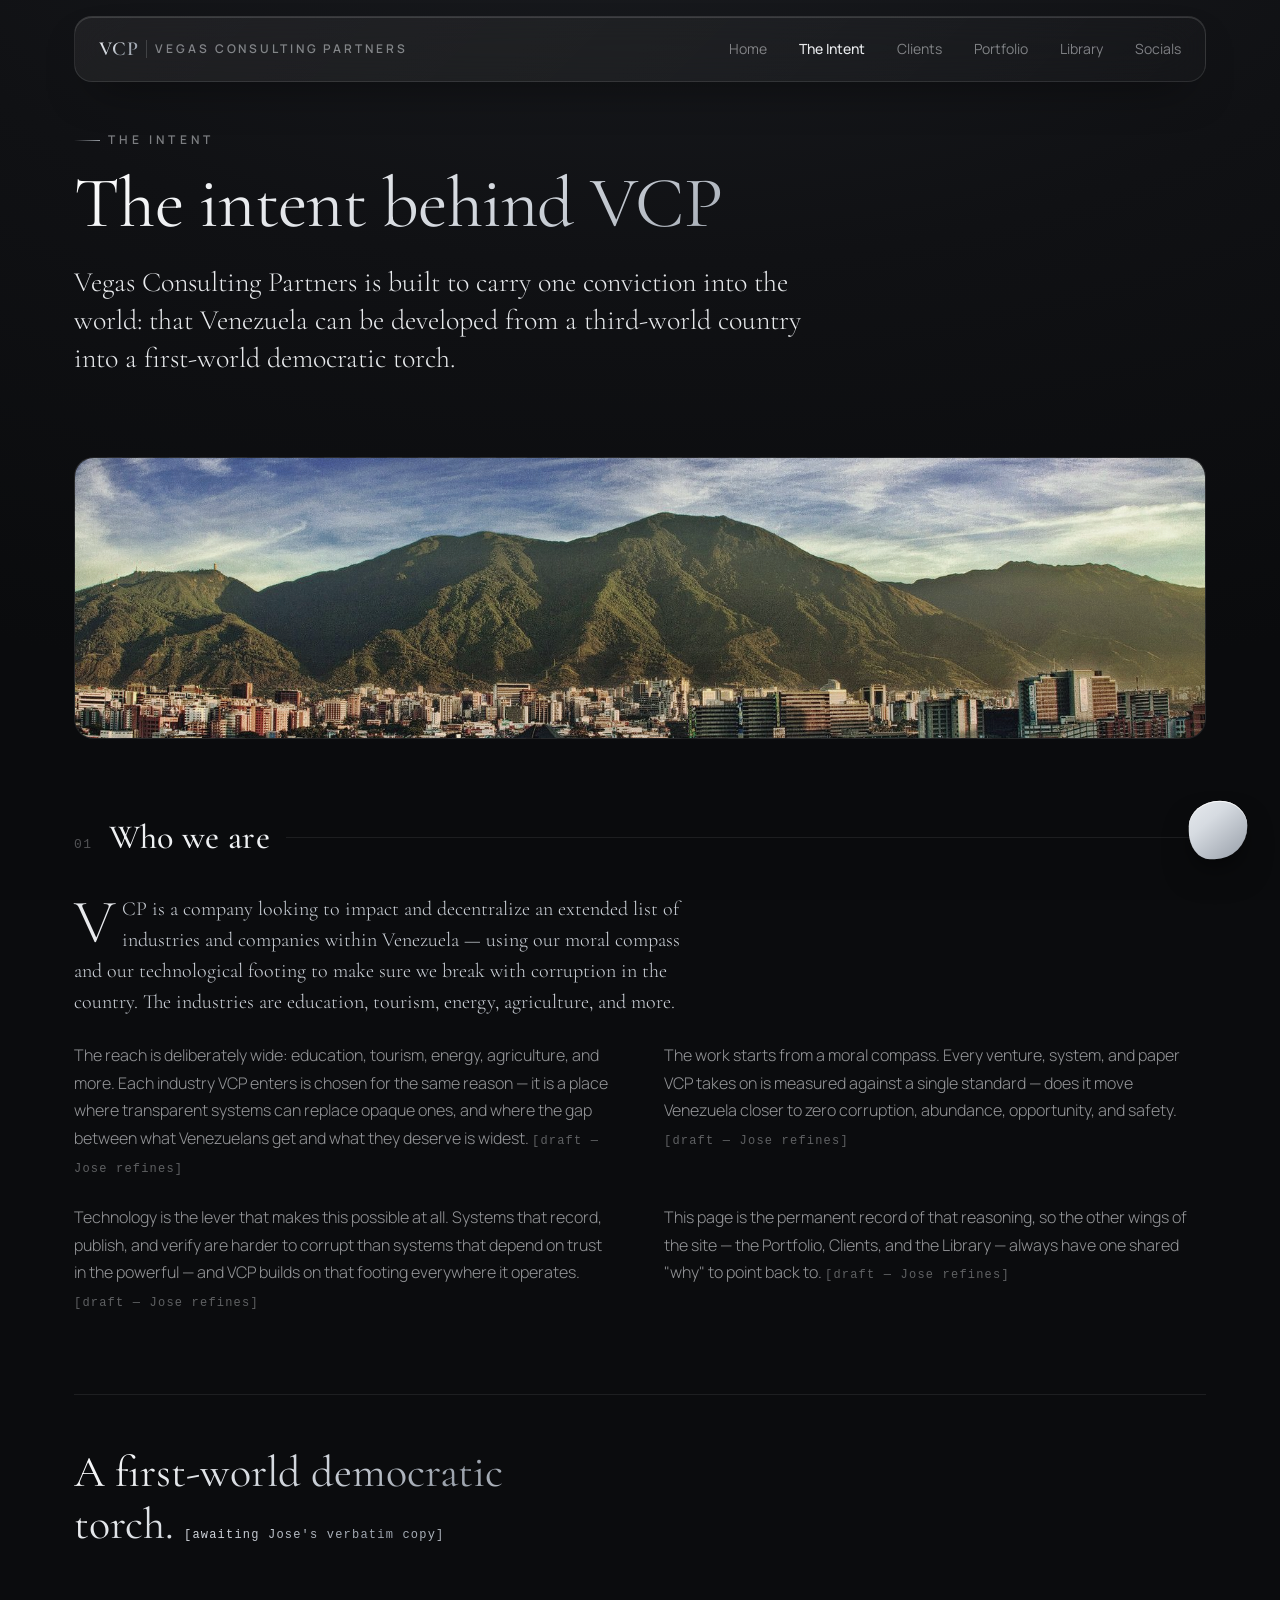
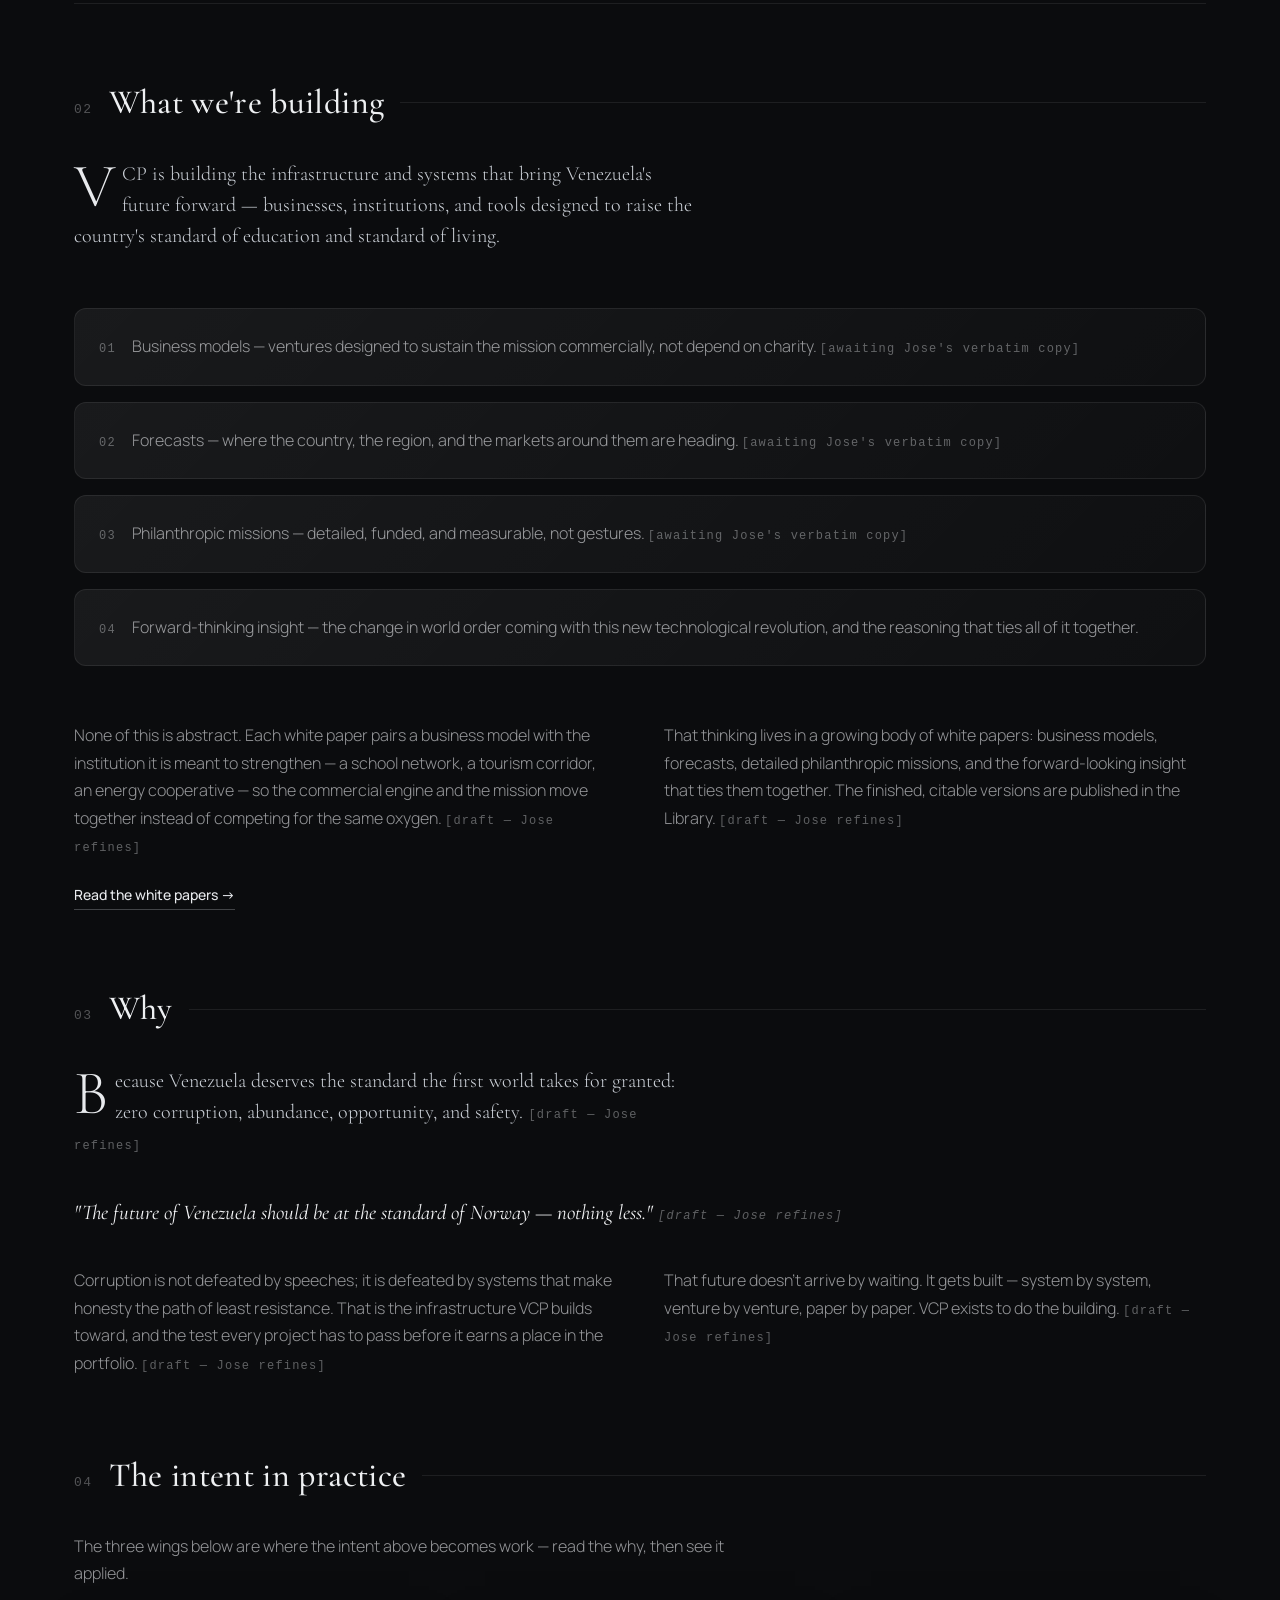
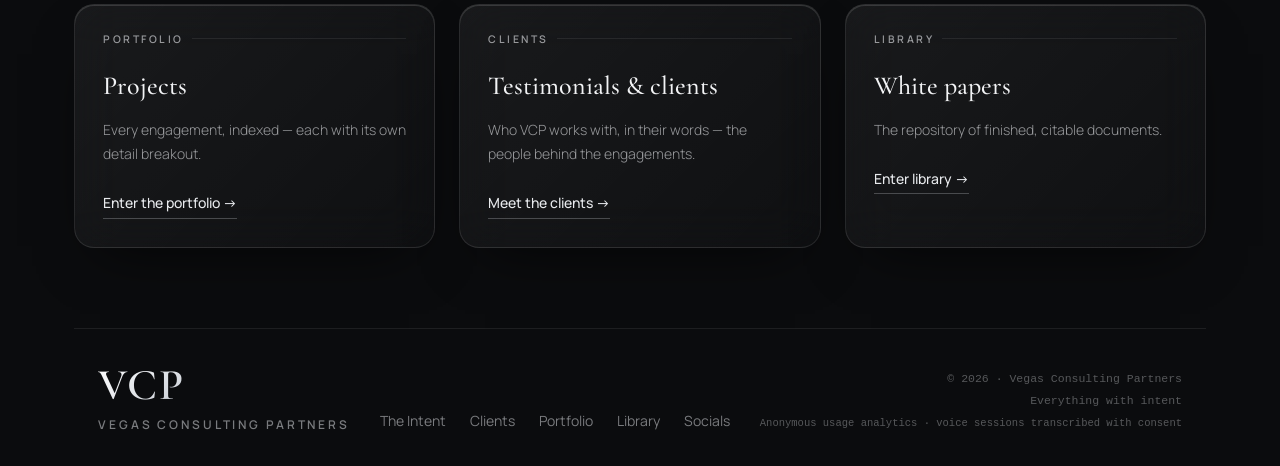
<file: intent.html>
<!doctype html>
<html lang="en">
<head>
<meta charset="UTF-8">
<meta name="viewport" content="width=device-width, initial-scale=1.0">
<link rel="icon" type="image/svg+xml" href="/assets/favicon.svg">
<link rel="icon" type="image/png" sizes="32x32" href="/assets/favicon-32.png">
<link rel="apple-touch-icon" href="/assets/apple-touch-icon.png">
<title>The Intent — VCP</title>
<meta name="description" content="Who VCP is, what we're building, and why — the mission to help carry Venezuela to a first-world democratic standard.">
<link rel="preconnect" href="https://fonts.googleapis.com">
<link rel="preconnect" href="https://fonts.gstatic.com" crossorigin>
<link href="https://fonts.googleapis.com/css2?family=Cormorant+Garamond:ital,wght@0,300;0,400;0,500;0,600;1,400&family=Manrope:wght@300;400;500;600;700&display=swap" rel="stylesheet">
<link rel="stylesheet" href="css/tokens.css">
<link rel="stylesheet" href="css/base.css">
<link rel="stylesheet" href="css/components.css">
<script>/* title-dip pre-paint (issue #57): show overlay before first paint */(function(){try{var t=sessionStorage.getItem('vcp-dip-title');if(t&&!matchMedia('(prefers-reduced-motion: reduce)').matches){var r=document.documentElement;r.setAttribute('data-dip-title',t);r.className+=' vcp-dip vcp-dip--hold';}}catch(e){}})();</script>
<script>/* page-fade pre-paint (issue #107): veil before first paint */(function(){try{if(sessionStorage.getItem("vcp-fade")&&!matchMedia("(prefers-reduced-motion: reduce)").matches){document.documentElement.className+=" vcp-fade vcp-fade--in";}}catch(e){}})();</script>
<style>
  /* Intent-page layout only — components live in css/components.css */
  .intent-section { margin-bottom: var(--space-7); }
  .intent-header { padding-top: var(--space-6); }
  .intent-header__framing {
    font-family: var(--font-display);
    font-size: var(--fs-28);
    color: var(--silver-bright);
    max-width: 56ch;
    margin: var(--space-4) 0 0;
    line-height: 1.35;
  }
  .intent-prose {
    max-width: 66ch;
  }
  .intent-prose h3 {
    margin-top: 0;
  }
  .intent-pillar-list {
    list-style: none;
    margin: var(--space-5) 0;
    padding: 0;
    display: grid;
    gap: var(--space-3);
  }
  .intent-pillar-list li {
    display: flex;
    align-items: baseline;
    gap: var(--space-3);
    padding: var(--space-4);
    border: 1px solid var(--line);
    border-radius: var(--radius);
    background: var(--glass-bg);
  }
  .intent-pillar-list__num {
    font-family: var(--font-mono);
    font-size: var(--fs-12);
    color: var(--text-faint);
    letter-spacing: 0.1em;
    flex-shrink: 0;
  }
  .intent-pillar-list p { margin: 0; }
  .intent-closing-grid {
    display: grid;
    grid-template-columns: repeat(3, 1fr);
    gap: var(--space-4);
  }
  .placeholder-note {
    font-family: var(--font-mono);
    font-size: var(--fs-12);
    color: var(--text-faint);
    letter-spacing: 0.1em;
  }
  @media (max-width: 900px) {
    .intent-closing-grid { grid-template-columns: 1fr; }
    h1 { font-size: var(--fs-56); }
    .intent-header { padding-top: var(--space-5); }
    .intent-header__framing { font-size: var(--fs-20); }
  }
</style>
</head>
<body>

<div class="container" style="padding-top: var(--space-3);">

<nav class="vcp-nav" aria-label="Primary">
  <a class="vcp-nav__brand" href="/">
    <span class="vcp-nav__wordmark sheen-text">VCP</span>
    <span class="vcp-nav__divider"></span>
    <span class="label-caps">Vegas Consulting Partners</span>
  </a>
  <button class="vcp-nav__toggle" type="button" aria-expanded="false" aria-controls="vcp-nav-menu" aria-label="Open menu">
    <span class="vcp-nav__toggle-bar"></span>
    <span class="vcp-nav__toggle-bar"></span>
    <span class="vcp-nav__toggle-bar"></span>
  </button>
  <ul class="vcp-nav__links" id="vcp-nav-menu">
    <li><a href="/">Home</a></li>
    <li><a href="/intent.html" aria-current="page">The Intent</a></li>
    <li><a href="/clients.html">Clients</a></li>
    <li><a href="/projects.html">Portfolio</a></li>
    <li><a href="/library.html">Library</a></li>
    <li><a href="/socials.html">Socials</a></li>
  </ul>
</nav>

<main>

  <!-- ============================================================
       COPY STATUS (issues #69, #88, #92)
       The header framing and the "Who we are" lede are Jose's own
       words (supplied 2026-07-06, lightly cleaned). Paragraphs
       marked "[draft — Jose refines]" are drafted from his context
       and stay open for his edit before the page is final.
       "[awaiting Jose's verbatim copy]" (pull-quote, section 02
       lede, pillar list) marks first-draft copy from issue #69.
       ============================================================ -->

  <!-- ============ HEADER ============ -->
  <header class="intent-section intent-header">
    <p class="kicker label-caps label-caps--wide">The Intent</p>
    <h1 class="sheen-text">The intent behind VCP</h1>
    <p class="intent-header__framing">Vegas Consulting Partners is built to carry one conviction into the world: that Venezuela can be developed from a third-world country into a first-world democratic torch.</p>
  </header>

  <!-- ============ BANNER — Caracas beneath El Ávila (issue #83) ============ -->
  <div class="intent-section vcp-media-banner vcp-media-banner--film">
    <img src="assets/intent-banner-caracas.jpg" alt="Panoramic view of Caracas beneath the El Ávila mountain range">
  </div>

  <!-- ============ 01 WHO WE ARE ============ -->
  <section class="intent-section" id="who-we-are">
    <div class="vcp-section-heading">
      <span class="vcp-section-heading__num">01</span>
      <h2>Who we are</h2>
      <hr class="vcp-section-heading__rule">
    </div>
    <div class="vcp-editorial">
      <p class="vcp-editorial__lede">VCP is a company looking to impact and decentralize an extended list of industries and companies within Venezuela — using our moral compass and our technological footing to make sure we break with corruption in the country. The industries are education, tourism, energy, agriculture, and more.</p>
      <p>The reach is deliberately wide: education, tourism, energy, agriculture, and more. Each industry VCP enters is chosen for the same reason — it is a place where transparent systems can replace opaque ones, and where the gap between what Venezuelans get and what they deserve is widest. <span class="placeholder-note">[draft — Jose refines]</span></p>
      <p>The work starts from a moral compass. Every venture, system, and paper VCP takes on is measured against a single standard — does it move Venezuela closer to zero corruption, abundance, opportunity, and safety. <span class="placeholder-note">[draft — Jose refines]</span></p>
      <p>Technology is the lever that makes this possible at all. Systems that record, publish, and verify are harder to corrupt than systems that depend on trust in the powerful — and VCP builds on that footing everywhere it operates. <span class="placeholder-note">[draft — Jose refines]</span></p>
      <p>This page is the permanent record of that reasoning, so the other wings of the site — the Portfolio, Clients, and the Library — always have one shared "why" to point back to. <span class="placeholder-note">[draft — Jose refines]</span></p>
    </div>
  </section>

  <!-- ============ PULL QUOTE ============ -->
  <section class="intent-section vcp-pullquote" id="statement" aria-label="Mission statement">
    <p class="sheen-text">A first-world democratic torch. <span class="placeholder-note">[awaiting Jose's verbatim copy]</span></p>
  </section>

  <!-- ============ 02 WHAT WE'RE BUILDING ============ -->
  <section class="intent-section" id="building">
    <div class="vcp-section-heading">
      <span class="vcp-section-heading__num">02</span>
      <h2>What we're building</h2>
      <hr class="vcp-section-heading__rule">
    </div>
    <div class="vcp-editorial">
      <p class="vcp-editorial__lede">VCP is building the infrastructure and systems that bring Venezuela's future forward — businesses, institutions, and tools designed to raise the country's standard of education and standard of living.</p>
      <ul class="intent-pillar-list vcp-editorial__span">
        <li>
          <span class="intent-pillar-list__num">01</span>
          <p>Business models — ventures designed to sustain the mission commercially, not depend on charity. <span class="placeholder-note">[awaiting Jose's verbatim copy]</span></p>
        </li>
        <li>
          <span class="intent-pillar-list__num">02</span>
          <p>Forecasts — where the country, the region, and the markets around them are heading. <span class="placeholder-note">[awaiting Jose's verbatim copy]</span></p>
        </li>
        <li>
          <span class="intent-pillar-list__num">03</span>
          <p>Philanthropic missions — detailed, funded, and measurable, not gestures. <span class="placeholder-note">[awaiting Jose's verbatim copy]</span></p>
        </li>
        <li>
          <span class="intent-pillar-list__num">04</span>
          <p>Forward-thinking insight — the change in world order coming with this new technological revolution, and the reasoning that ties all of it together.</p>
        </li>
      </ul>
      <p>None of this is abstract. Each white paper pairs a business model with the institution it is meant to strengthen — a school network, a tourism corridor, an energy cooperative — so the commercial engine and the mission move together instead of competing for the same oxygen. <span class="placeholder-note">[draft — Jose refines]</span></p>
      <p>That thinking lives in a growing body of white papers: business models, forecasts, detailed philanthropic missions, and the forward-looking insight that ties them together. The finished, citable versions are published in the Library. <span class="placeholder-note">[draft — Jose refines]</span></p>
      <a class="vcp-link vcp-editorial__span" href="/library.html">Read the white papers →</a>
    </div>
  </section>

  <!-- ============ 03 WHY ============ -->
  <section class="intent-section" id="why">
    <div class="vcp-section-heading">
      <span class="vcp-section-heading__num">03</span>
      <h2>Why</h2>
      <hr class="vcp-section-heading__rule">
    </div>
    <div class="vcp-editorial">
      <p class="vcp-editorial__lede">Because Venezuela deserves the standard the first world takes for granted: zero corruption, abundance, opportunity, and safety. <span class="placeholder-note">[draft — Jose refines]</span></p>
      <blockquote class="vcp-quote vcp-editorial__span">"The future of Venezuela should be at the standard of Norway — nothing less." <span class="placeholder-note">[draft — Jose refines]</span></blockquote>
      <p>Corruption is not defeated by speeches; it is defeated by systems that make honesty the path of least resistance. That is the infrastructure VCP builds toward, and the test every project has to pass before it earns a place in the portfolio. <span class="placeholder-note">[draft — Jose refines]</span></p>
      <p>That future doesn't arrive by waiting. It gets built — system by system, venture by venture, paper by paper. VCP exists to do the building. <span class="placeholder-note">[draft — Jose refines]</span></p>
    </div>
  </section>

  <!-- ============ 04 CLOSING — THE INTENT IN PRACTICE ============ -->
  <section class="intent-section" id="explore">
    <div class="vcp-section-heading">
      <span class="vcp-section-heading__num">04</span>
      <h2>The intent in practice</h2>
      <hr class="vcp-section-heading__rule">
    </div>
    <p class="intent-prose">The three wings below are where the intent above becomes work — read the why, then see it applied.</p>
    <div class="intent-closing-grid">
      <article class="vcp-card">
        <div class="vcp-card__body">
          <div class="vcp-card__eyebrow">
            <span class="vcp-tag--caps label-caps">Portfolio</span>
            <span class="vcp-card__eyebrow-rule"></span>
          </div>
          <h3 class="vcp-card__title">Projects</h3>
          <p style="font-size: var(--fs-14); margin: var(--space-3) 0 var(--space-4);">Every engagement, indexed — each with its own detail breakout.</p>
          <a class="vcp-link" href="/projects.html">Enter the portfolio →</a>
        </div>
      </article>
      <article class="vcp-card">
        <div class="vcp-card__body">
          <div class="vcp-card__eyebrow">
            <span class="vcp-tag--caps label-caps">Clients</span>
            <span class="vcp-card__eyebrow-rule"></span>
          </div>
          <h3 class="vcp-card__title">Testimonials &amp; clients</h3>
          <p style="font-size: var(--fs-14); margin: var(--space-3) 0 var(--space-4);">Who VCP works with, in their words — the people behind the engagements.</p>
          <a class="vcp-link" href="/clients.html">Meet the clients →</a>
        </div>
      </article>
      <article class="vcp-card">
        <div class="vcp-card__body">
          <div class="vcp-card__eyebrow">
            <span class="vcp-tag--caps label-caps">Library</span>
            <span class="vcp-card__eyebrow-rule"></span>
          </div>
          <h3 class="vcp-card__title">White papers</h3>
          <p style="font-size: var(--fs-14); margin: var(--space-3) 0 var(--space-4);">The repository of finished, citable documents.</p>
          <a class="vcp-link" href="/library.html">Enter library →</a>
        </div>
      </article>
    </div>
  </section>

</main>

<footer class="vcp-footer">
  <div>
    <div class="vcp-footer__wordmark sheen-text">VCP</div>
    <div class="label-caps vcp-footer__tagline">Vegas Consulting Partners</div>
  </div>
  <ul class="vcp-footer__links">
    <li><a href="/intent.html">The Intent</a></li>
    <li><a href="/clients.html">Clients</a></li>
    <li><a href="/projects.html">Portfolio</a></li>
    <li><a href="/library.html">Library</a></li>
    <li><a href="/socials.html">Socials</a></li>
  </ul>
  <div class="vcp-footer__meta">© 2026 · Vegas Consulting Partners<br>Everything with intent<br><span style="font-size:10.5px">Anonymous usage analytics · voice sessions transcribed with consent</span></div>
</footer>

</div>

<script defer src="js/nav.js"></script>
<script defer src="js/page-dip.js"></script>
<script defer src="js/telemetry.js"></script>

<!-- ============ VOICE FEEDBACK WIDGET (issue #43) ============ -->
<div id="vcp-voice-widget">
  <button type="button" class="vcp-voice-trigger" aria-label="Give voice feedback about this page" aria-haspopup="dialog"></button>
  <button type="button" class="vcp-voice-reset" aria-label="Move widget back to its original position">&times;</button>
  <div class="vcp-voice-panel" role="dialog" aria-label="Voice feedback" aria-modal="false">
    <div class="vcp-voice-panel__header">
      <span class="vcp-voice-panel__title">Quick feedback</span>
      <div class="vcp-voice-panel__actions">
        <button type="button" class="vcp-voice-panel__minimize" aria-label="Minimize">&minus;</button>
        <button type="button" class="vcp-voice-panel__close" aria-label="Close">&times;</button>
      </div>
    </div>
    <div class="vcp-voice-panel__body"></div>
    <div class="vcp-voice-status">
      <span class="vcp-voice-status__state">idle</span>
    </div>
  </div>
</div>
<script src="js/voice-widget.js"></script>
</body>
</html>
</file>
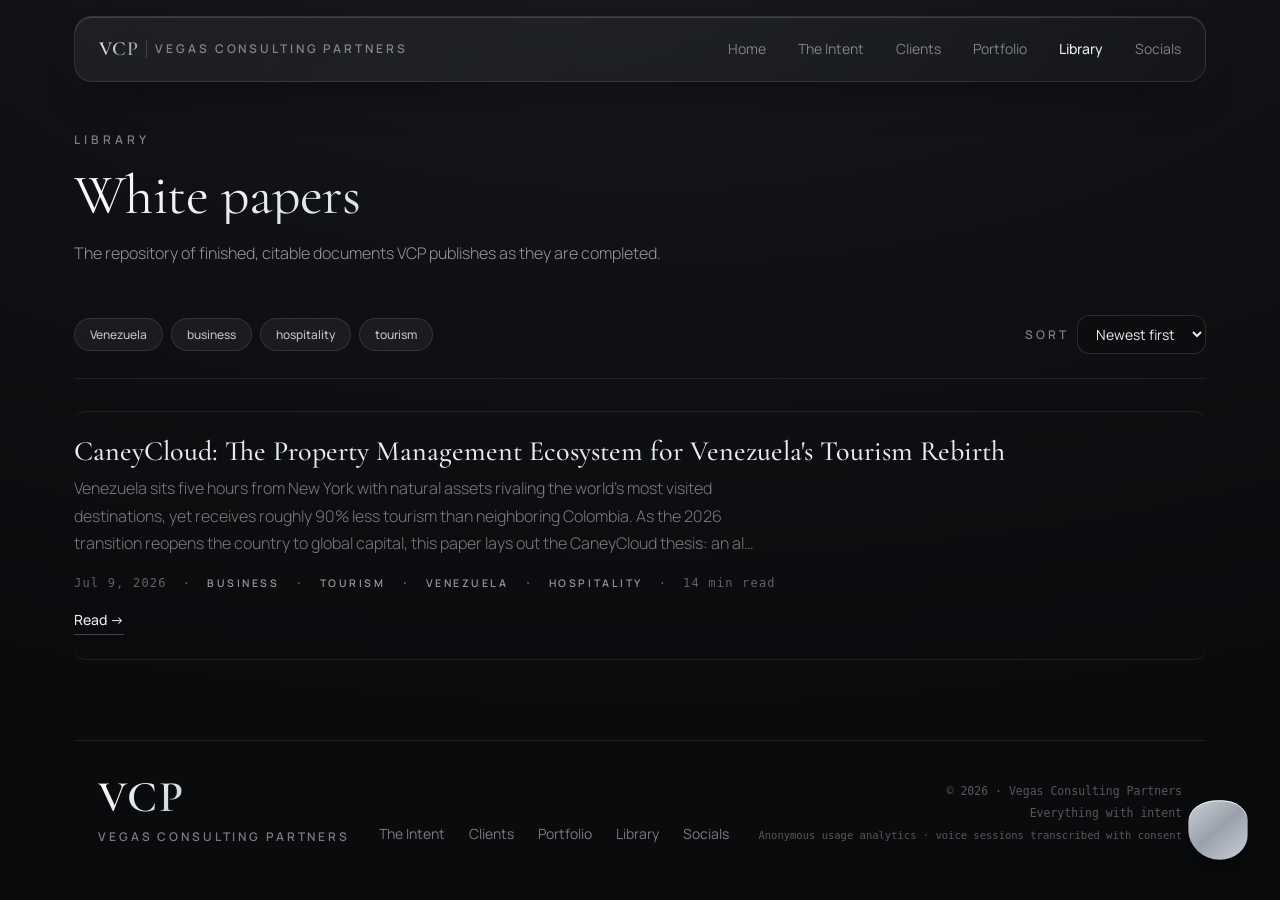
<file: library.html>
<!doctype html>
<html lang="en">
<head>
<meta charset="UTF-8">
<meta name="viewport" content="width=device-width, initial-scale=1.0">
<link rel="icon" type="image/svg+xml" href="/assets/favicon.svg">
<link rel="icon" type="image/png" sizes="32x32" href="/assets/favicon-32.png">
<link rel="apple-touch-icon" href="/assets/apple-touch-icon.png">
<title>Library — VCP</title>
<meta name="description" content="VCP Library — the repository of finished, citable white papers, published as they are completed.">
<link rel="preconnect" href="https://fonts.googleapis.com">
<link rel="preconnect" href="https://fonts.gstatic.com" crossorigin>
<link href="https://fonts.googleapis.com/css2?family=Cormorant+Garamond:ital,wght@0,300;0,400;0,500;0,600;1,400&family=Manrope:wght@300;400;500;600;700&display=swap" rel="stylesheet">
<link rel="stylesheet" href="css/tokens.css">
<link rel="stylesheet" href="css/base.css">
<link rel="stylesheet" href="css/components.css">
<script>/* title-dip pre-paint (issue #57): show overlay before first paint */(function(){try{var t=sessionStorage.getItem('vcp-dip-title');if(t&&!matchMedia('(prefers-reduced-motion: reduce)').matches){var r=document.documentElement;r.setAttribute('data-dip-title',t);r.className+=' vcp-dip vcp-dip--hold';}}catch(e){}})();</script>
<script>/* page-fade pre-paint (issue #107): veil before first paint */(function(){try{if(sessionStorage.getItem("vcp-fade")&&!matchMedia("(prefers-reduced-motion: reduce)").matches){document.documentElement.className+=" vcp-fade vcp-fade--in";}}catch(e){}})();</script>
<style>
  /* Library-page layout only — components live in css/components.css */
  .library-header { margin-bottom: var(--space-6); }
  /* [hidden] must win over display:flex when the library is empty (no papers
     to filter/sort). Bare `display:flex` would otherwise override it. */
  .library-controls[hidden] { display: none; }
  .library-controls {
    display: flex;
    flex-wrap: wrap;
    align-items: center;
    justify-content: space-between;
    gap: var(--space-3);
    margin-bottom: var(--space-5);
    padding-bottom: var(--space-4);
    border-bottom: 1px solid var(--line);
  }
  .library-controls__chips {
    display: flex;
    flex-wrap: wrap;
    gap: var(--space-2);
  }
  .library-controls__sort {
    display: flex;
    align-items: center;
    gap: var(--space-2);
  }
  .library-controls__sort select {
    background: rgba(11, 12, 14, 0.4);
    border: 1px solid rgba(255, 255, 255, 0.12);
    color: var(--text);
    font-family: var(--font-body);
    font-size: var(--fs-14);
    padding: 8px 14px;
    border-radius: var(--radius);
  }
  .library-controls__sort select:hover,
  .library-controls__sort select:focus { border-color: rgba(255, 255, 255, 0.28); }
  #paper-list { list-style: none; margin: 0; padding: 0; }
  #paper-empty { margin-top: var(--space-4); }
  @media (max-width: 900px) {
    h1 { font-size: var(--fs-56); }
    .library-controls { flex-direction: column; align-items: flex-start; }
    .vcp-paper__actions { flex-wrap: wrap; }
  }
</style>
</head>
<body>

<div class="container" style="padding-top: var(--space-3);">

<nav class="vcp-nav" aria-label="Primary">
  <a class="vcp-nav__brand" href="/">
    <span class="vcp-nav__wordmark sheen-text">VCP</span>
    <span class="vcp-nav__divider"></span>
    <span class="label-caps">Vegas Consulting Partners</span>
  </a>
  <button class="vcp-nav__toggle" type="button" aria-expanded="false" aria-controls="vcp-nav-menu" aria-label="Open menu">
    <span class="vcp-nav__toggle-bar"></span>
    <span class="vcp-nav__toggle-bar"></span>
    <span class="vcp-nav__toggle-bar"></span>
  </button>
  <ul class="vcp-nav__links" id="vcp-nav-menu">
    <li><a href="/">Home</a></li>
    <li><a href="/intent.html">The Intent</a></li>
    <li><a href="/clients.html">Clients</a></li>
    <li><a href="/projects.html">Portfolio</a></li>
    <li><a href="/library.html" aria-current="page">Library</a></li>
    <li><a href="/socials.html">Socials</a></li>
  </ul>
</nav>

<main>

  <!-- ============ HEADER ============ -->
  <header class="library-header" style="padding-top: var(--space-6);">
    <p class="label-caps label-caps--wide" style="margin-bottom: var(--space-3);">Library</p>
    <h1 class="sheen-text" style="font-size: var(--fs-56);">White papers</h1>
    <p style="max-width: 62ch; margin-top: var(--space-3);">The repository of finished, citable documents VCP publishes as they are completed.</p>
  </header>

  <!-- ============ CONTROLS: tag filter + sort ============ -->
  <section aria-label="Filter and sort papers">
    <div class="library-controls" id="library-controls">
      <div class="library-controls__chips" id="tag-chips" role="group" aria-label="Filter by tag">
        <!-- Populated by js/library.js -->
      </div>
      <div class="library-controls__sort">
        <label class="label-caps" for="sort-select">Sort</label>
        <select id="sort-select" aria-label="Sort papers by date">
          <option value="date-desc" selected>Newest first</option>
          <option value="date-asc">Oldest first</option>
        </select>
      </div>
    </div>

    <!-- ============ PAPER LIST ============ -->
    <div id="paper-list" aria-live="polite">
      <!-- Populated by js/library.js from data/papers.json -->
    </div>
    <p id="paper-empty" class="text-muted" hidden></p>
  </section>

</main>

<footer class="vcp-footer">
  <div>
    <div class="vcp-footer__wordmark sheen-text">VCP</div>
    <div class="label-caps vcp-footer__tagline">Vegas Consulting Partners</div>
  </div>
  <ul class="vcp-footer__links">
    <li><a href="/intent.html">The Intent</a></li>
    <li><a href="/clients.html">Clients</a></li>
    <li><a href="/projects.html">Portfolio</a></li>
    <li><a href="/library.html">Library</a></li>
    <li><a href="/socials.html">Socials</a></li>
  </ul>
  <div class="vcp-footer__meta">© 2026 · Vegas Consulting Partners<br>Everything with intent<br><span style="font-size:10.5px">Anonymous usage analytics · voice sessions transcribed with consent</span></div>
</footer>

</div>

<script src="js/library.js"></script>
<script defer src="js/nav.js"></script>
<script defer src="js/page-dip.js"></script>
<script defer src="js/telemetry.js"></script>

<!-- ============ VOICE FEEDBACK WIDGET (issue #43) ============ -->
<div id="vcp-voice-widget">
  <button type="button" class="vcp-voice-trigger" aria-label="Give voice feedback about this page" aria-haspopup="dialog"></button>
  <button type="button" class="vcp-voice-reset" aria-label="Move widget back to its original position">&times;</button>
  <div class="vcp-voice-panel" role="dialog" aria-label="Voice feedback" aria-modal="false">
    <div class="vcp-voice-panel__header">
      <span class="vcp-voice-panel__title">Quick feedback</span>
      <div class="vcp-voice-panel__actions">
        <button type="button" class="vcp-voice-panel__minimize" aria-label="Minimize">&minus;</button>
        <button type="button" class="vcp-voice-panel__close" aria-label="Close">&times;</button>
      </div>
    </div>
    <div class="vcp-voice-panel__body"></div>
    <div class="vcp-voice-status">
      <span class="vcp-voice-status__state">idle</span>
    </div>
  </div>
</div>
<script src="js/voice-widget.js"></script>
</body>
</html>
</file>
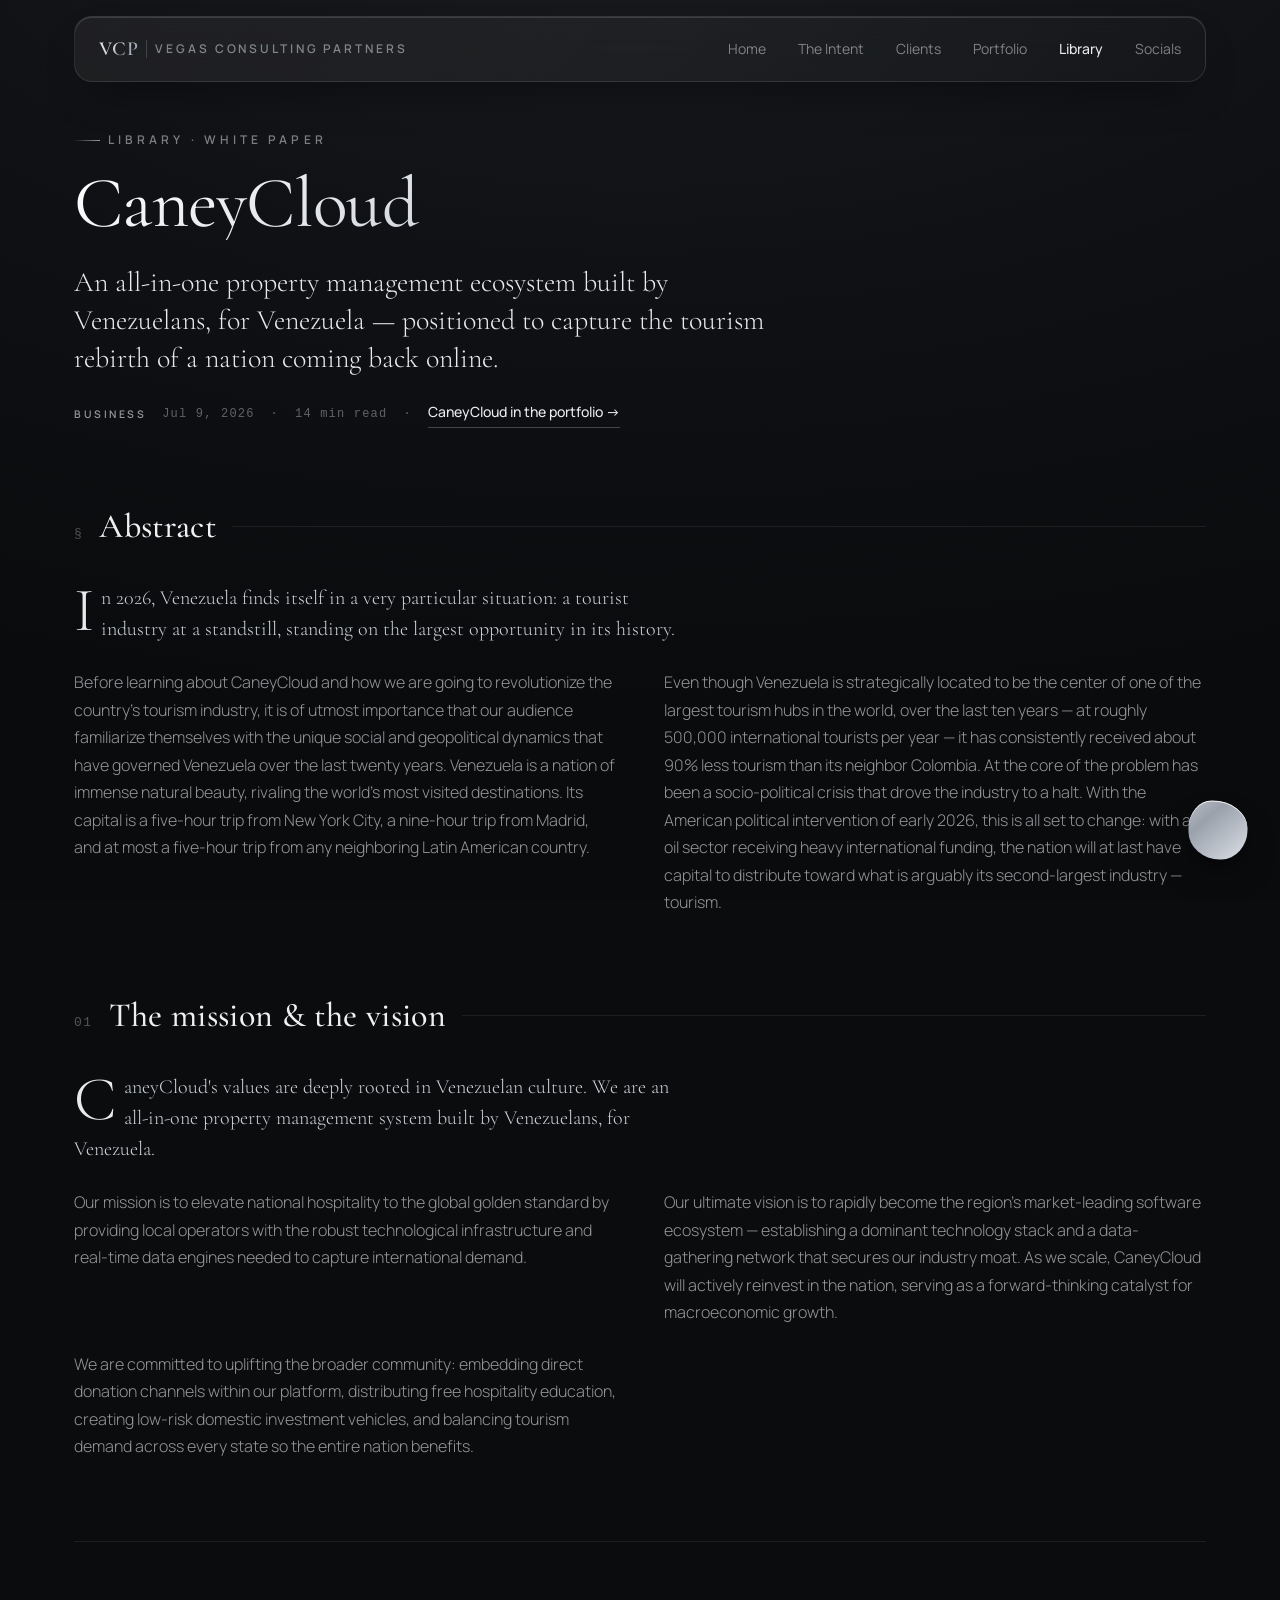
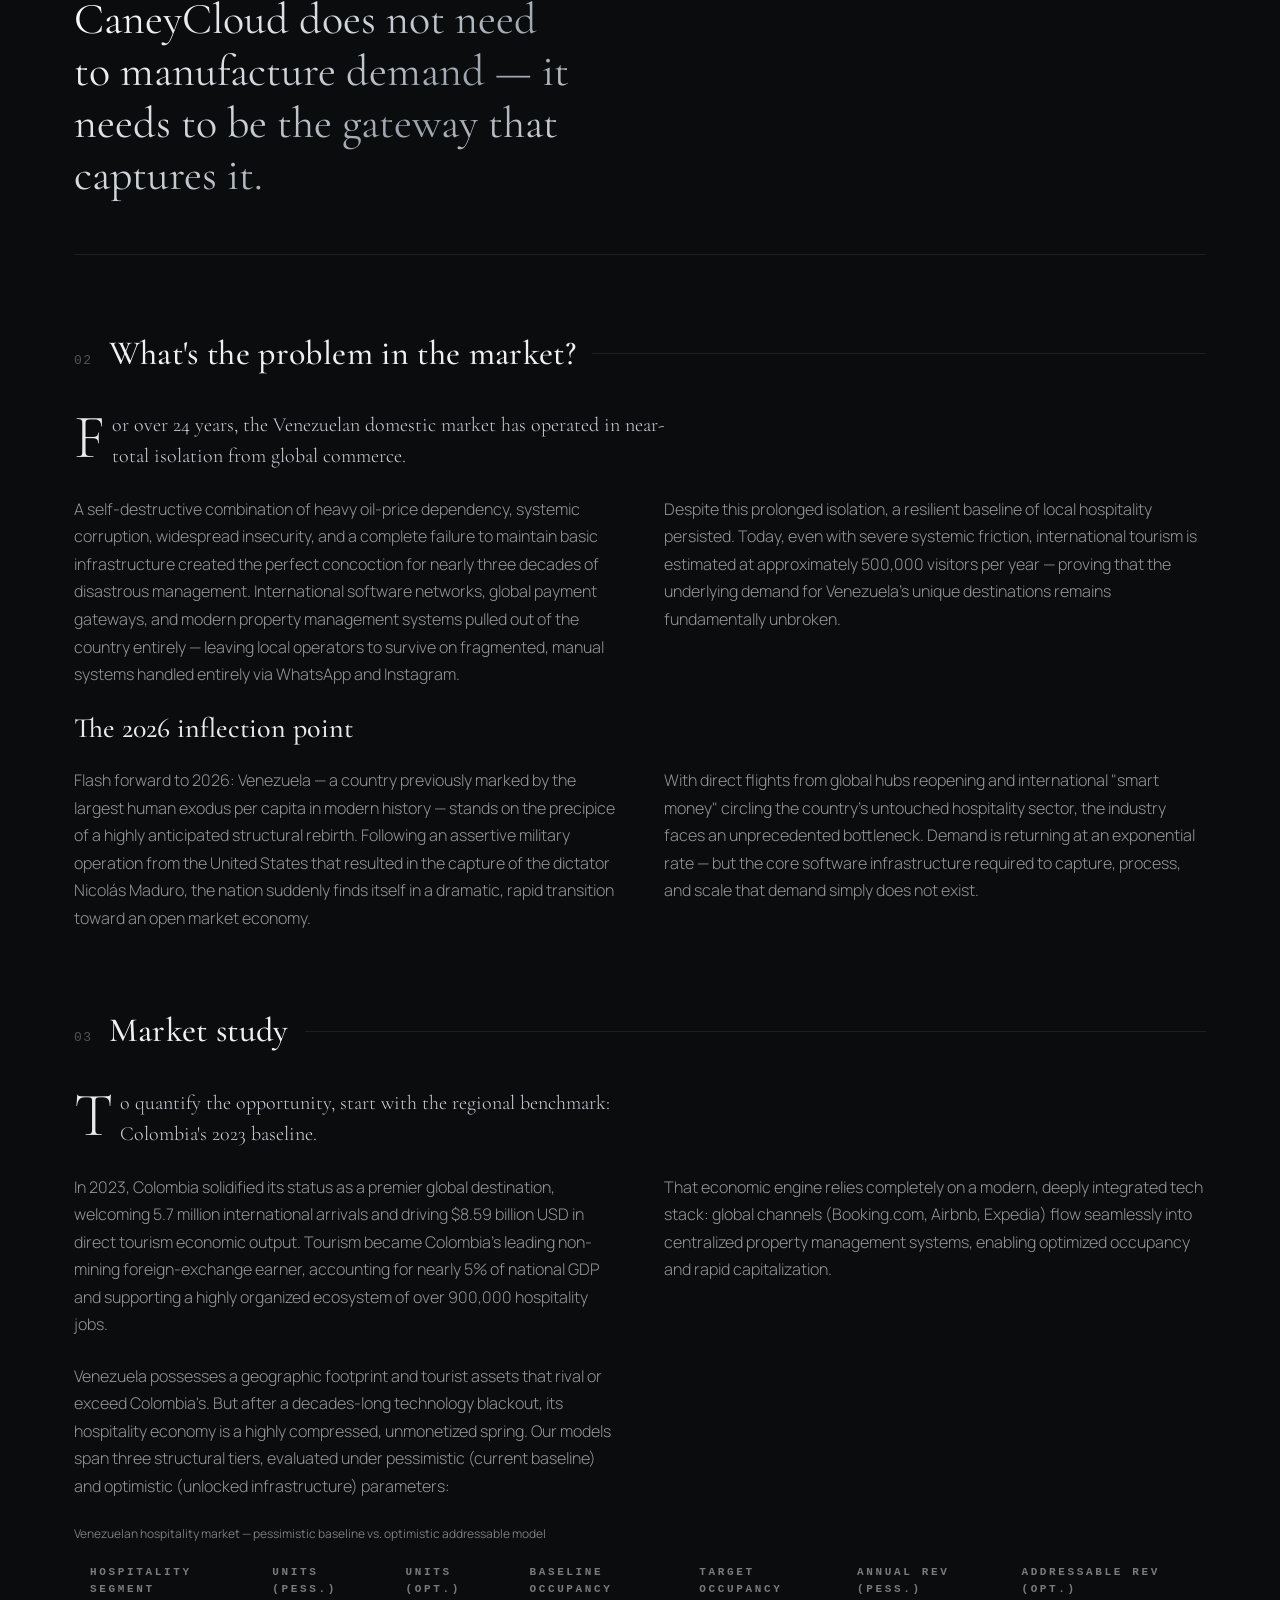
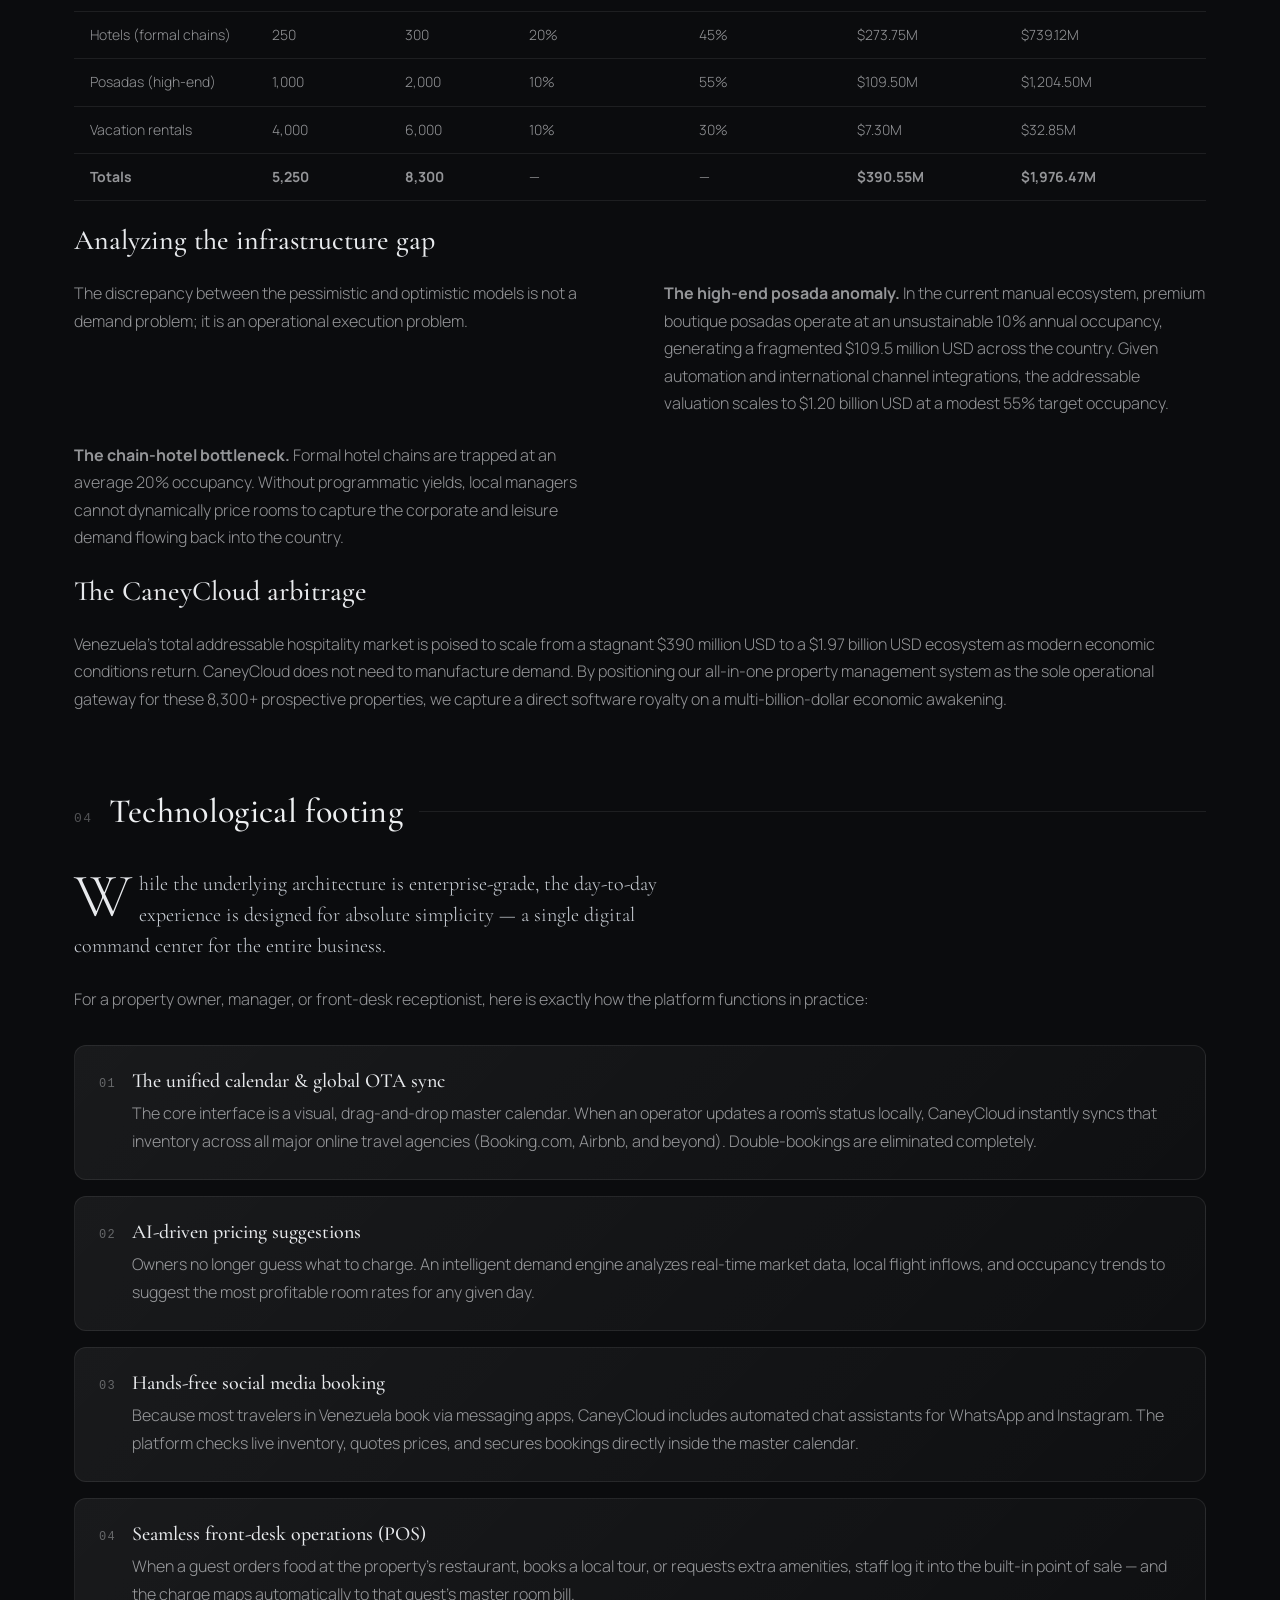
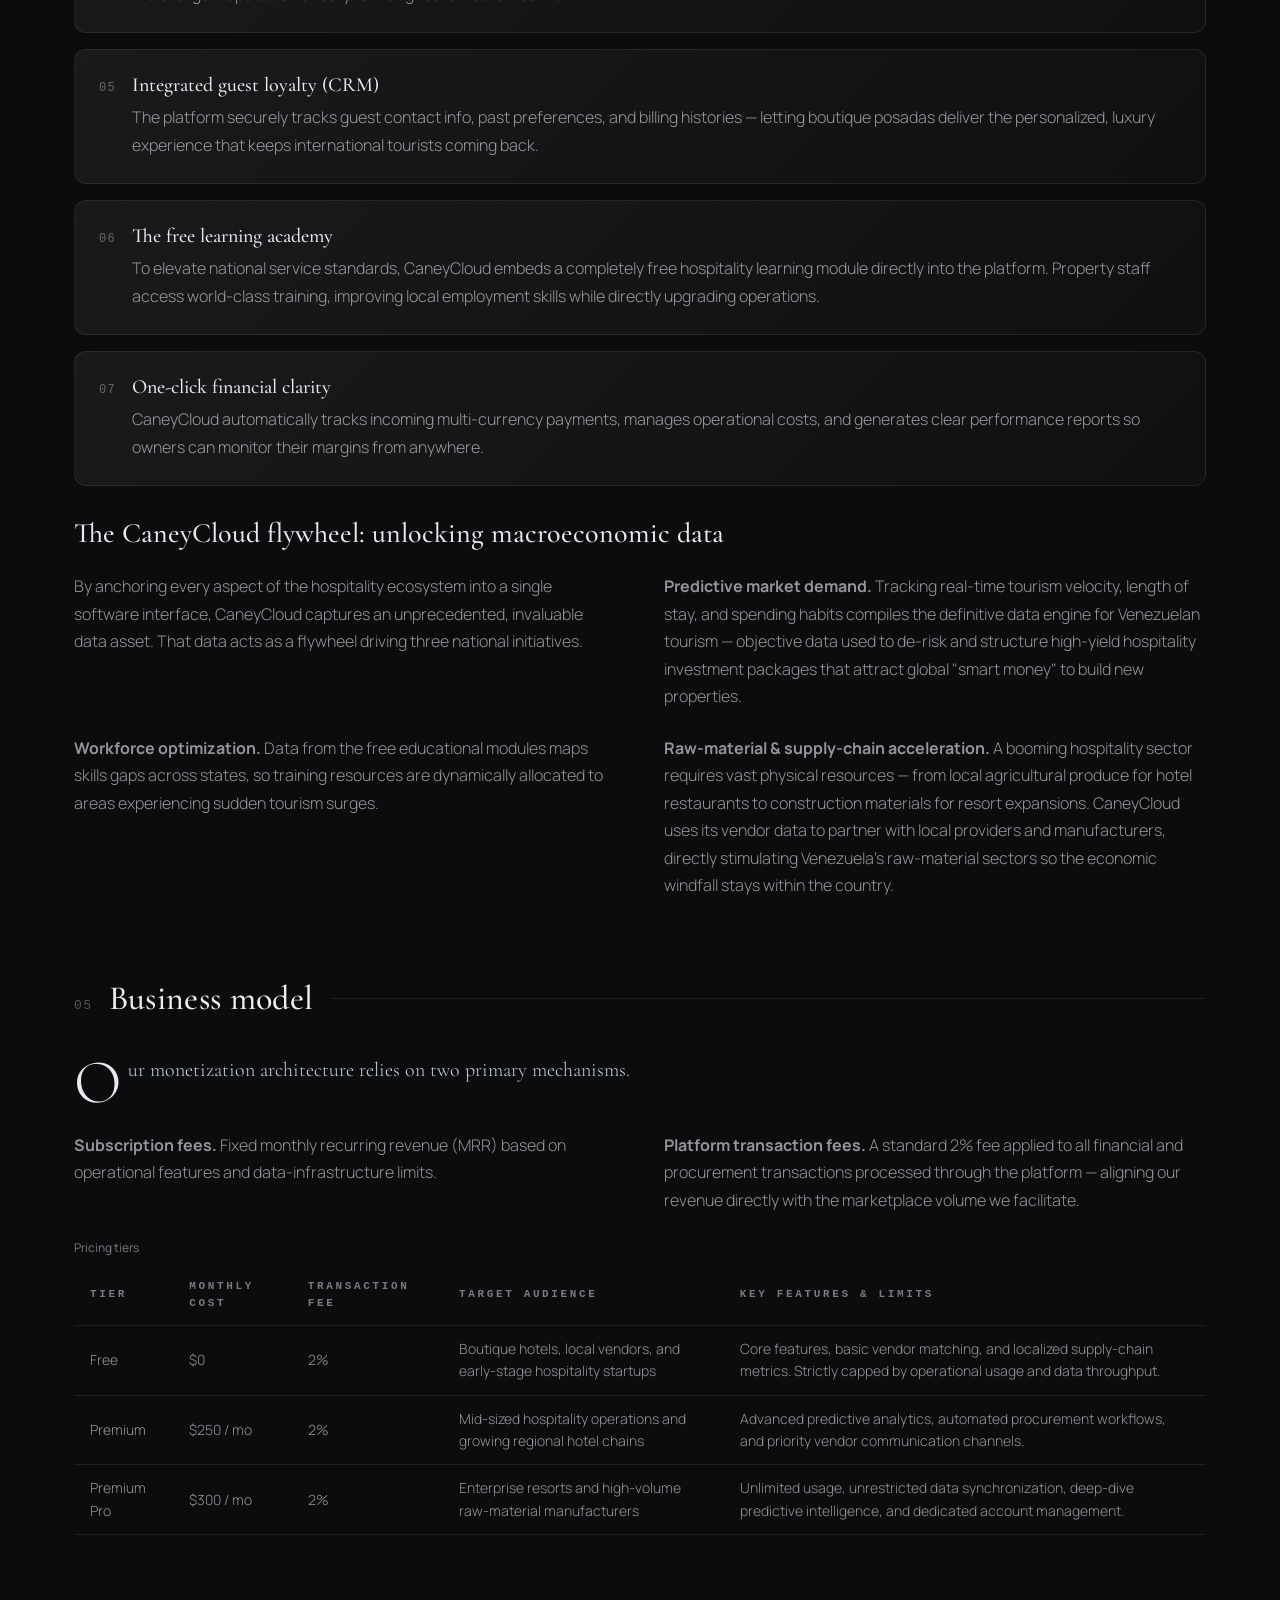
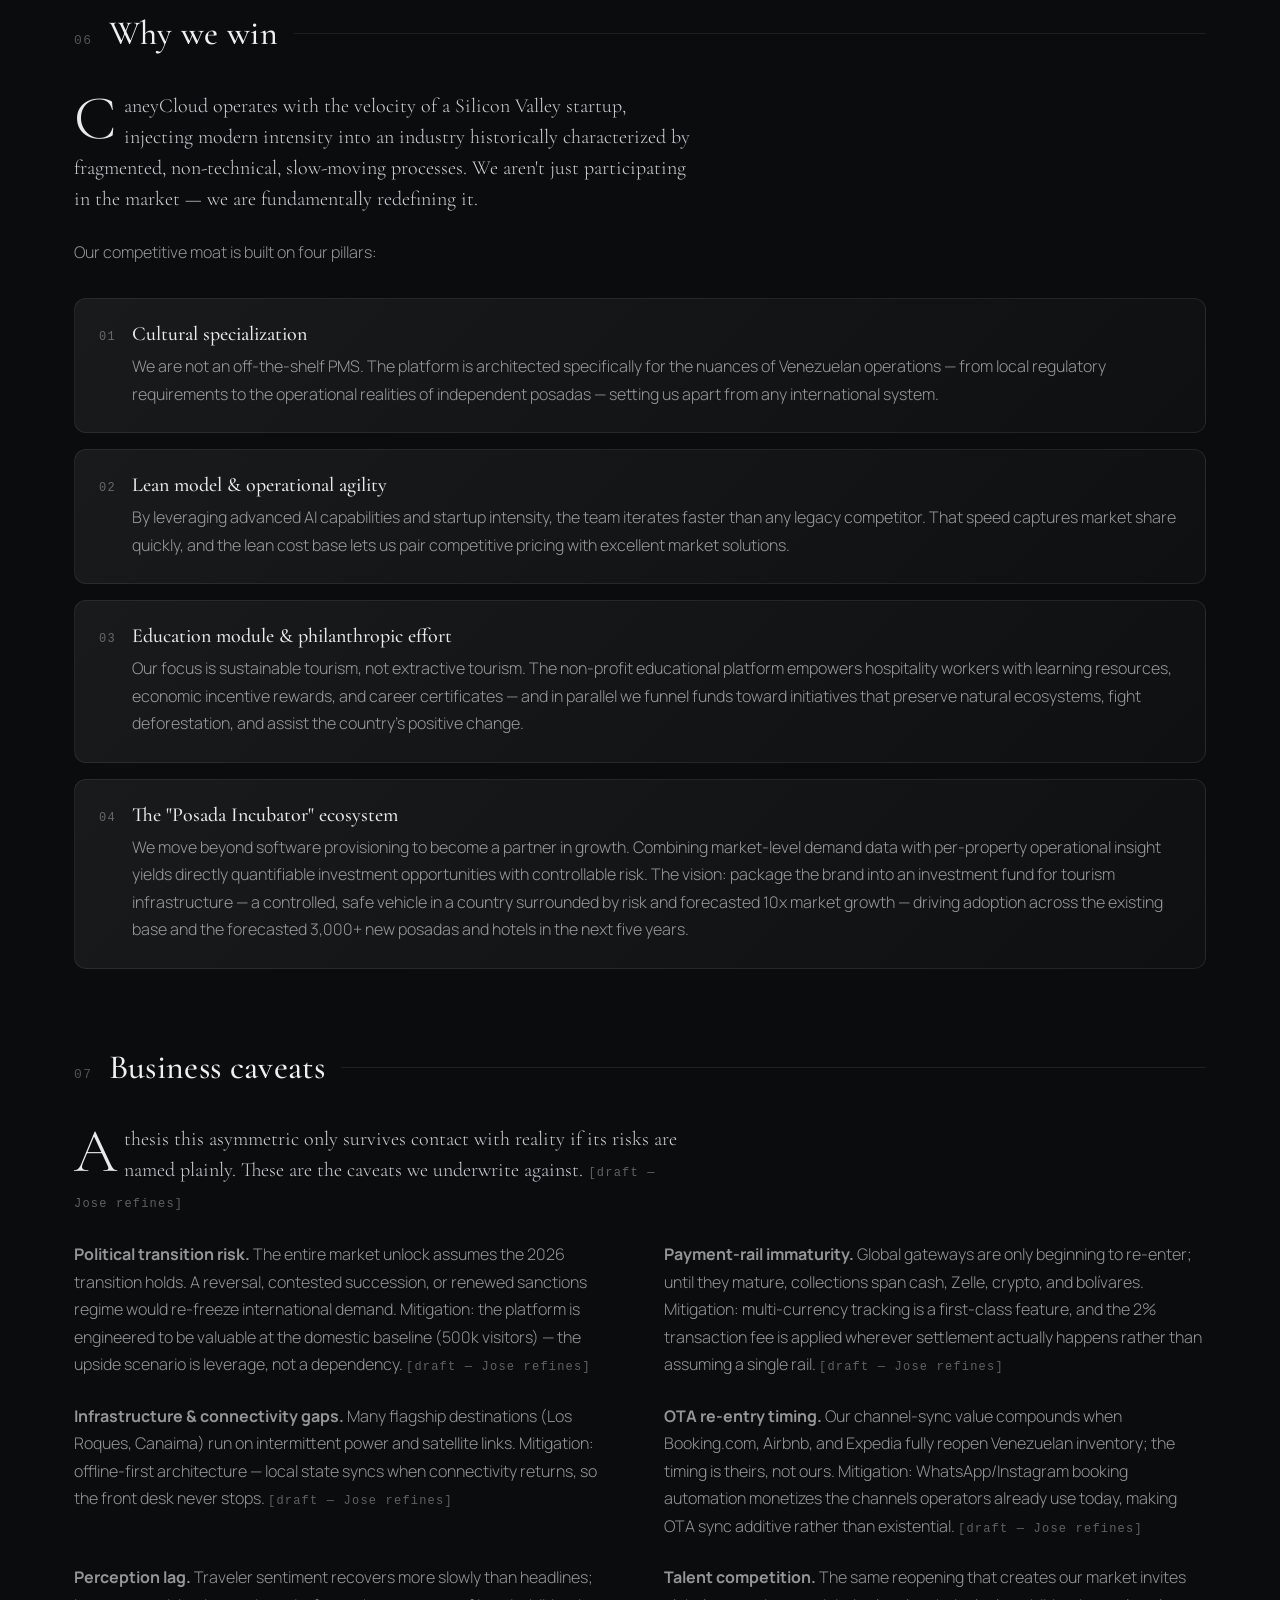
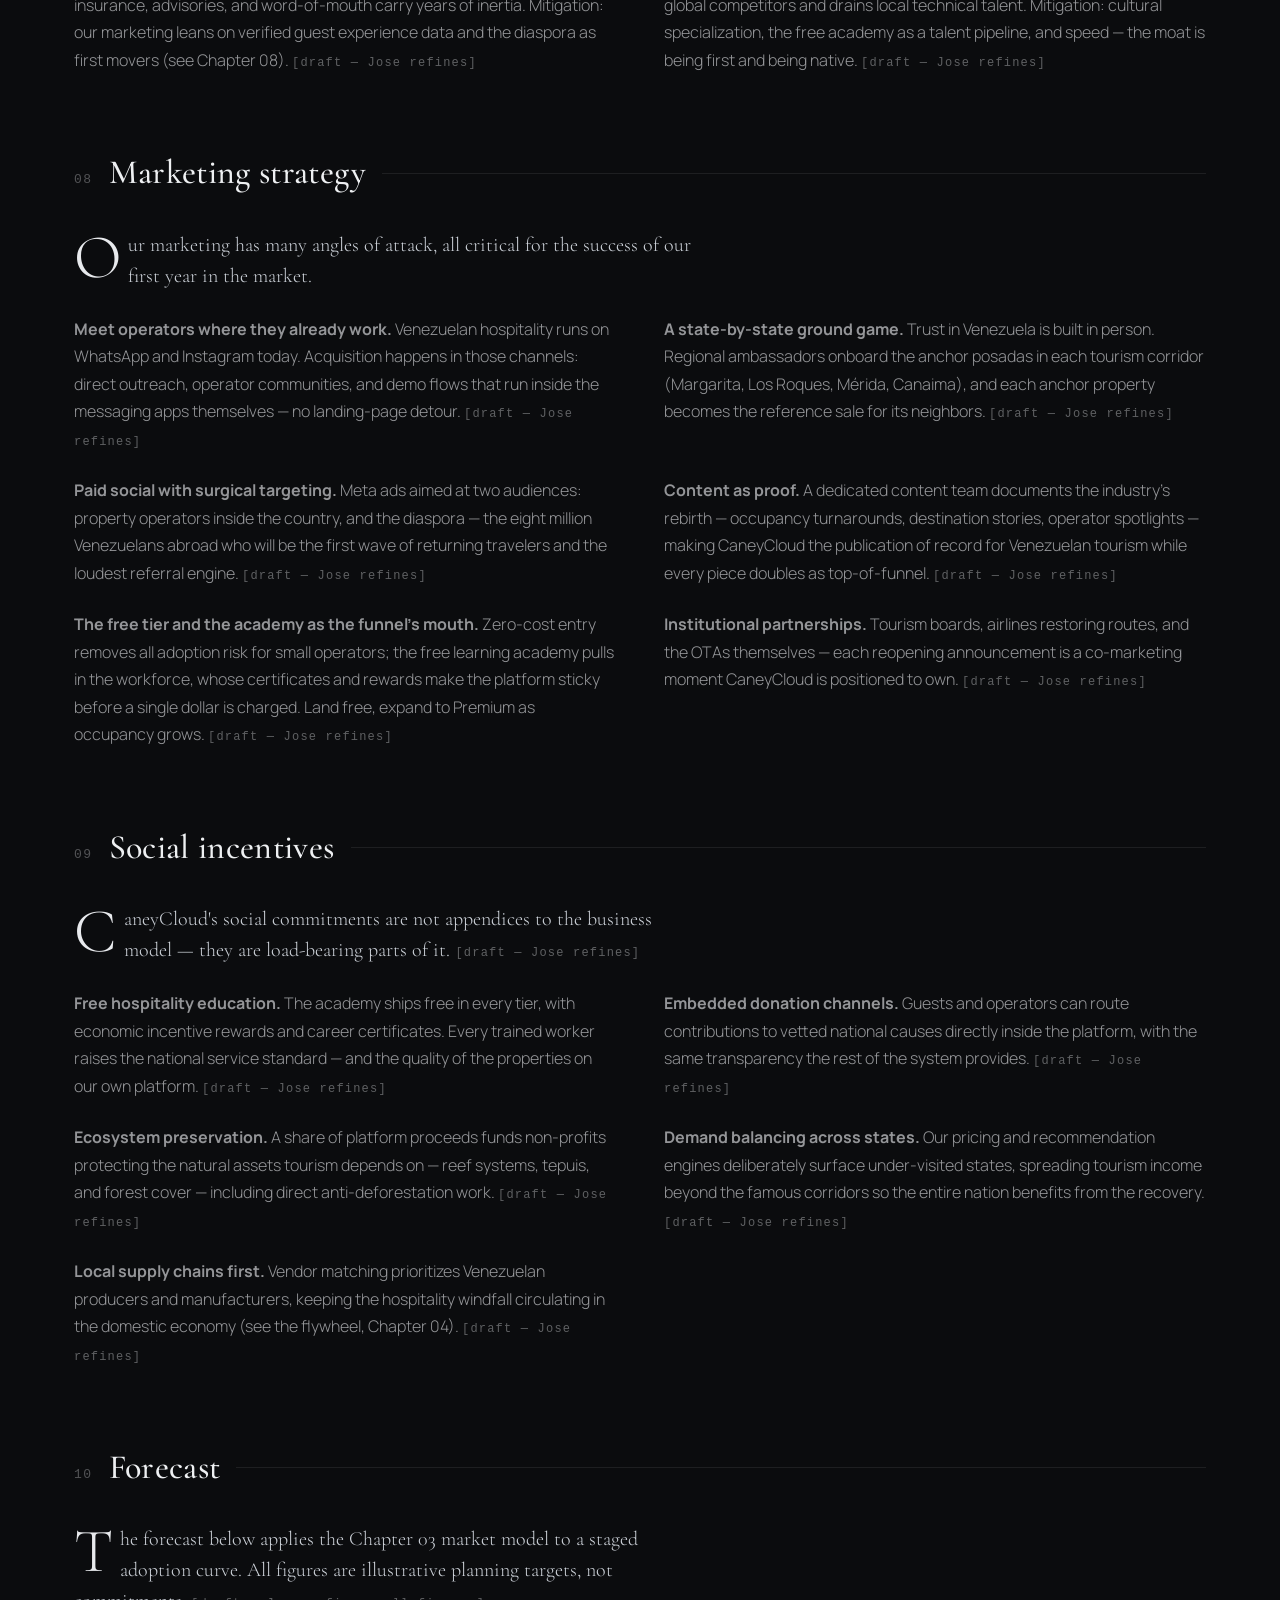
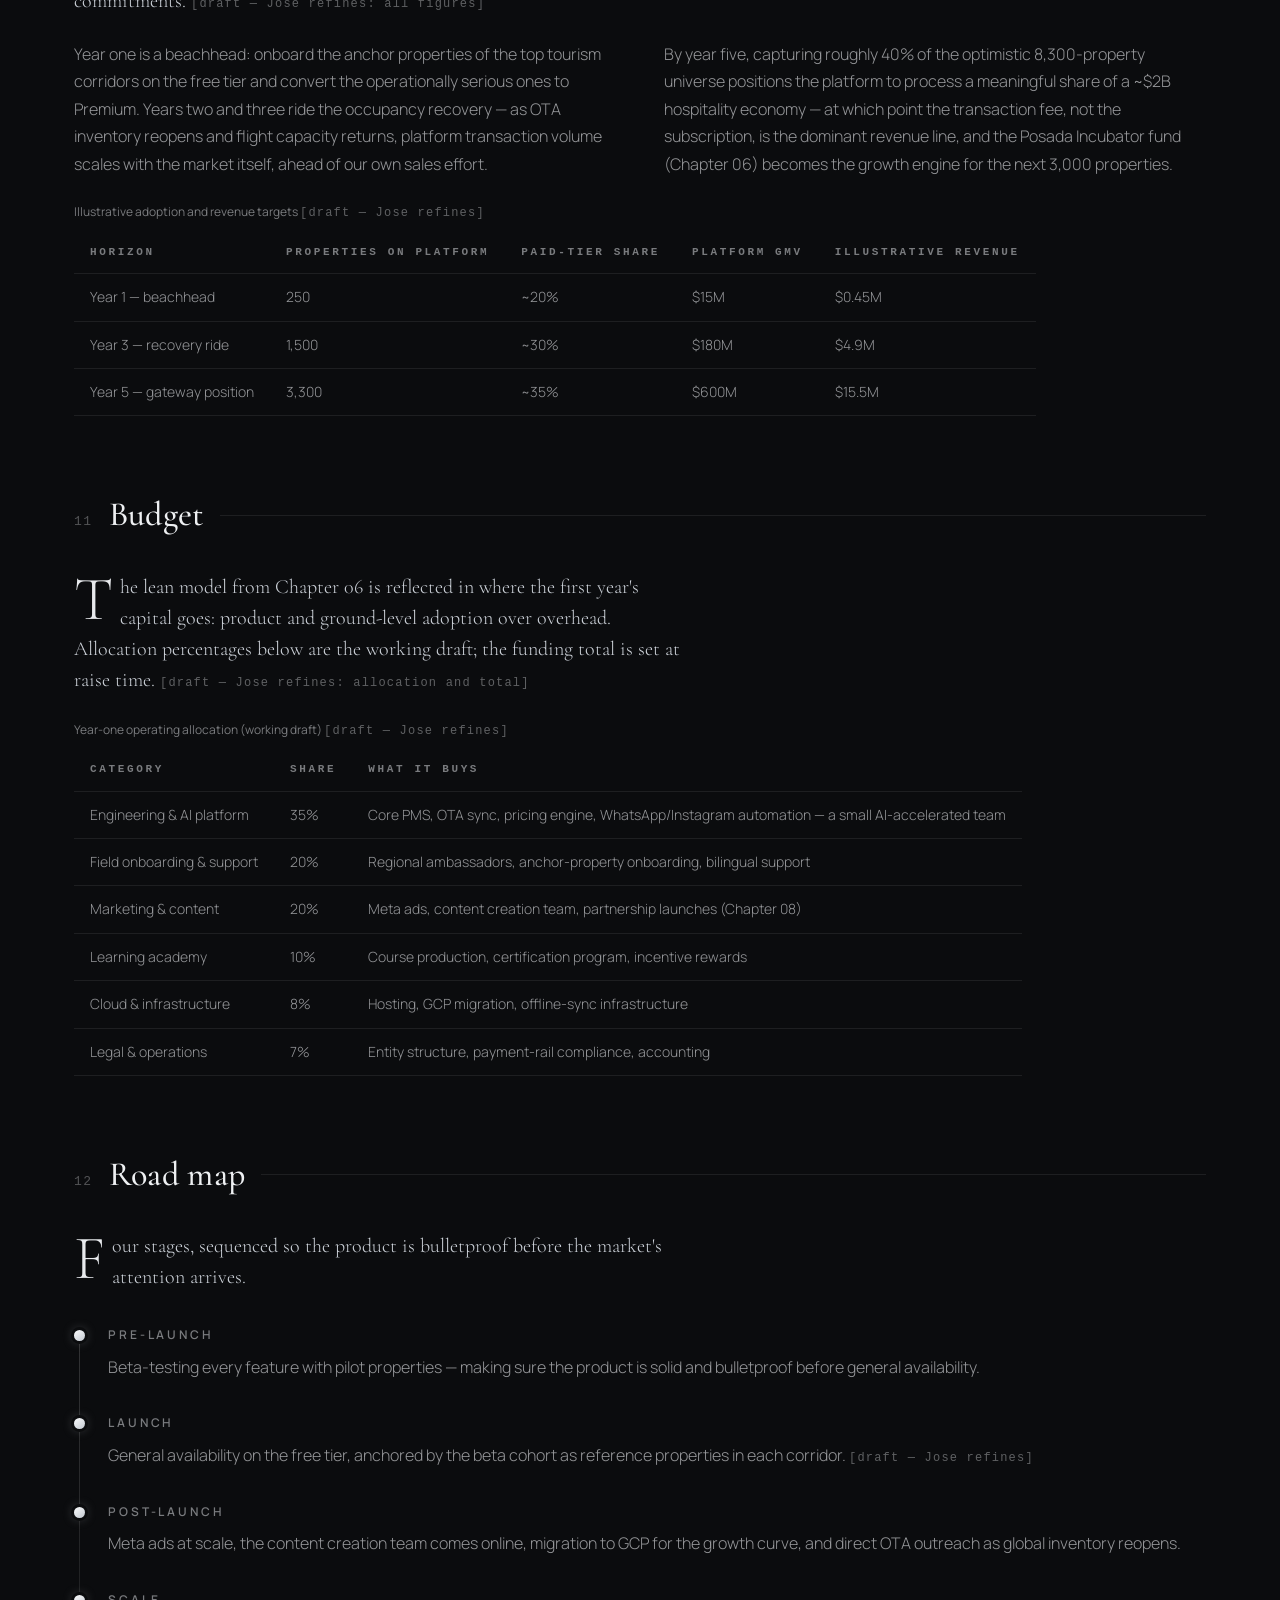
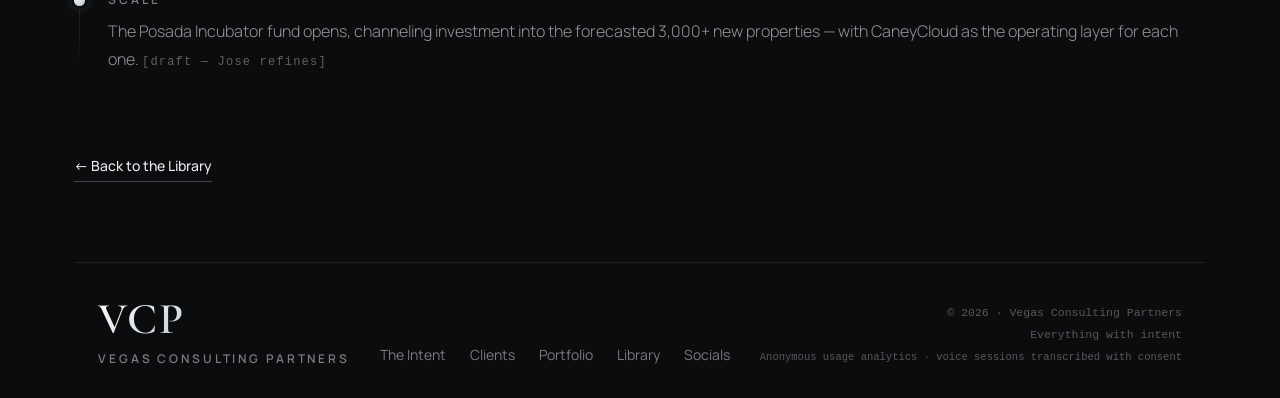
<file: paper-caneycloud.html>
<!doctype html>
<html lang="en">
<head>
<meta charset="UTF-8">
<meta name="viewport" content="width=device-width, initial-scale=1.0">
<link rel="icon" type="image/svg+xml" href="/assets/favicon.svg">
<link rel="icon" type="image/png" sizes="32x32" href="/assets/favicon-32.png">
<link rel="apple-touch-icon" href="/assets/apple-touch-icon.png">
<title>CaneyCloud — White Paper — VCP</title>
<meta name="description" content="CaneyCloud business white paper — an all-in-one property management ecosystem built to capture Venezuela's tourism rebirth.">
<link rel="preconnect" href="https://fonts.googleapis.com">
<link rel="preconnect" href="https://fonts.gstatic.com" crossorigin>
<link href="https://fonts.googleapis.com/css2?family=Cormorant+Garamond:ital,wght@0,300;0,400;0,500;0,600;1,400&family=Manrope:wght@300;400;500;600;700&display=swap" rel="stylesheet">
<link rel="stylesheet" href="css/tokens.css">
<link rel="stylesheet" href="css/base.css">
<link rel="stylesheet" href="css/components.css">
<script>/* title-dip pre-paint (issue #57): show overlay before first paint */(function(){try{var t=sessionStorage.getItem('vcp-dip-title');if(t&&!matchMedia('(prefers-reduced-motion: reduce)').matches){var r=document.documentElement;r.setAttribute('data-dip-title',t);r.className+=' vcp-dip vcp-dip--hold';}}catch(e){}})();</script>
<style>
  /* Paper-page layout only — components live in css/components.css.
     Mirrors the Intent page's section rhythm (issue #128). */
  .paper-section { margin-bottom: var(--space-7); }
  .paper-header { padding-top: var(--space-6); }
  .paper-header__framing {
    font-family: var(--font-display);
    font-size: var(--fs-28);
    color: var(--silver-bright);
    max-width: 56ch;
    margin: var(--space-4) 0 0;
    line-height: 1.35;
  }
  .paper-header__meta {
    display: flex;
    flex-wrap: wrap;
    align-items: center;
    gap: var(--space-3);
    margin-top: var(--space-4);
  }
  .paper-pillar-list {
    list-style: none;
    margin: var(--space-5) 0;
    padding: 0;
    display: grid;
    gap: var(--space-3);
  }
  .paper-pillar-list li {
    display: flex;
    align-items: baseline;
    gap: var(--space-3);
    padding: var(--space-4);
    border: 1px solid var(--line);
    border-radius: var(--radius);
    background: var(--glass-bg);
  }
  .paper-pillar-list__num {
    font-family: var(--font-mono);
    font-size: var(--fs-12);
    color: var(--text-faint);
    letter-spacing: 0.1em;
    flex-shrink: 0;
  }
  .paper-pillar-list h3 {
    margin: 0 0 var(--space-2);
    font-size: var(--fs-20);
  }
  .paper-pillar-list p { margin: 0; }
  .placeholder-note {
    font-family: var(--font-mono);
    font-size: var(--fs-12);
    color: var(--text-faint);
    letter-spacing: 0.1em;
  }
  @media (max-width: 900px) {
    h1 { font-size: var(--fs-56); }
    .paper-header { padding-top: var(--space-5); }
    .paper-header__framing { font-size: var(--fs-20); }
  }
</style>
</head>
<body>

<div class="container" style="padding-top: var(--space-3);">

<nav class="vcp-nav" aria-label="Primary">
  <a class="vcp-nav__brand" href="/">
    <span class="vcp-nav__wordmark sheen-text">VCP</span>
    <span class="vcp-nav__divider"></span>
    <span class="label-caps">Vegas Consulting Partners</span>
  </a>
  <button class="vcp-nav__toggle" type="button" aria-expanded="false" aria-controls="vcp-nav-menu" aria-label="Open menu">
    <span class="vcp-nav__toggle-bar"></span>
    <span class="vcp-nav__toggle-bar"></span>
    <span class="vcp-nav__toggle-bar"></span>
  </button>
  <ul class="vcp-nav__links" id="vcp-nav-menu">
    <li><a href="/">Home</a></li>
    <li><a href="/intent.html">The Intent</a></li>
    <li><a href="/clients.html">Clients</a></li>
    <li><a href="/projects.html">Portfolio</a></li>
    <li><a href="/library.html" aria-current="page">Library</a></li>
    <li><a href="/socials.html">Socials</a></li>
  </ul>
</nav>

<main>

  <!-- ============================================================
       COPY STATUS (issue #128)
       Abstract and chapters 01–06 are Jose's draft (supplied
       2026-07-09), lightly copy-edited with meaning preserved.
       Chapters 07–12 were outlines/stubs in the draft; their prose
       is drafted from the paper's own numbers and context and every
       drafted passage carries a "[draft — Jose refines]" note —
       same convention as intent.html.
       ============================================================ -->

  <!-- ============ HEADER ============ -->
  <header class="paper-section paper-header">
    <p class="kicker label-caps label-caps--wide">Library · White paper</p>
    <h1 class="sheen-text">CaneyCloud</h1>
    <p class="paper-header__framing">An all-in-one property management ecosystem built by Venezuelans, for Venezuela — positioned to capture the tourism rebirth of a nation coming back online.</p>
    <div class="paper-header__meta">
      <span class="vcp-tag--caps label-caps">Business</span>
      <span class="meta-mono">Jul 9, 2026</span>
      <span aria-hidden="true" class="meta-mono">·</span>
      <span class="meta-mono">14 min read</span>
      <span aria-hidden="true" class="meta-mono">·</span>
      <a class="vcp-link" href="/projects.html">CaneyCloud in the portfolio →</a>
    </div>
  </header>

  <!-- ============ ABSTRACT ============ -->
  <section class="paper-section" id="abstract">
    <div class="vcp-section-heading">
      <span class="vcp-section-heading__num">§</span>
      <h2>Abstract</h2>
      <hr class="vcp-section-heading__rule">
    </div>
    <div class="vcp-editorial">
      <p class="vcp-editorial__lede">In 2026, Venezuela finds itself in a very particular situation: a tourist industry at a standstill, standing on the largest opportunity in its history.</p>
      <p>Before learning about CaneyCloud and how we are going to revolutionize the country's tourism industry, it is of utmost importance that our audience familiarize themselves with the unique social and geopolitical dynamics that have governed Venezuela over the last twenty years. Venezuela is a nation of immense natural beauty, rivaling the world's most visited destinations. Its capital is a five-hour trip from New York City, a nine-hour trip from Madrid, and at most a five-hour trip from any neighboring Latin American country.</p>
      <p>Even though Venezuela is strategically located to be the center of one of the largest tourism hubs in the world, over the last ten years — at roughly 500,000 international tourists per year — it has consistently received about 90% less tourism than its neighbor Colombia. At the core of the problem has been a socio-political crisis that drove the industry to a halt. With the American political intervention of early 2026, this is all set to change: with an oil sector receiving heavy international funding, the nation will at last have capital to distribute toward what is arguably its second-largest industry — tourism.</p>
    </div>
  </section>

  <!-- ============ 01 THE MISSION & THE VISION ============ -->
  <section class="paper-section" id="mission-vision">
    <div class="vcp-section-heading">
      <span class="vcp-section-heading__num">01</span>
      <h2>The mission &amp; the vision</h2>
      <hr class="vcp-section-heading__rule">
    </div>
    <div class="vcp-editorial">
      <p class="vcp-editorial__lede">CaneyCloud's values are deeply rooted in Venezuelan culture. We are an all-in-one property management system built by Venezuelans, for Venezuela.</p>
      <p>Our mission is to elevate national hospitality to the global golden standard by providing local operators with the robust technological infrastructure and real-time data engines needed to capture international demand.</p>
      <p>Our ultimate vision is to rapidly become the region's market-leading software ecosystem — establishing a dominant technology stack and a data-gathering network that secures our industry moat. As we scale, CaneyCloud will actively reinvest in the nation, serving as a forward-thinking catalyst for macroeconomic growth.</p>
      <p>We are committed to uplifting the broader community: embedding direct donation channels within our platform, distributing free hospitality education, creating low-risk domestic investment vehicles, and balancing tourism demand across every state so the entire nation benefits.</p>
    </div>
  </section>

  <!-- ============ PULL QUOTE ============ -->
  <section class="paper-section vcp-pullquote" id="statement" aria-label="Thesis statement">
    <p class="sheen-text">CaneyCloud does not need to manufacture demand — it needs to be the gateway that captures it.</p>
  </section>

  <!-- ============ 02 THE PROBLEM IN THE MARKET ============ -->
  <section class="paper-section" id="problem">
    <div class="vcp-section-heading">
      <span class="vcp-section-heading__num">02</span>
      <h2>What's the problem in the market?</h2>
      <hr class="vcp-section-heading__rule">
    </div>
    <div class="vcp-editorial">
      <p class="vcp-editorial__lede">For over 24 years, the Venezuelan domestic market has operated in near-total isolation from global commerce.</p>
      <p>A self-destructive combination of heavy oil-price dependency, systemic corruption, widespread insecurity, and a complete failure to maintain basic infrastructure created the perfect concoction for nearly three decades of disastrous management. International software networks, global payment gateways, and modern property management systems pulled out of the country entirely — leaving local operators to survive on fragmented, manual systems handled entirely via WhatsApp and Instagram.</p>
      <p>Despite this prolonged isolation, a resilient baseline of local hospitality persisted. Today, even with severe systemic friction, international tourism is estimated at approximately 500,000 visitors per year — proving that the underlying demand for Venezuela's unique destinations remains fundamentally unbroken.</p>
      <h3 class="vcp-editorial__span" style="margin-bottom: 0;">The 2026 inflection point</h3>
      <p>Flash forward to 2026: Venezuela — a country previously marked by the largest human exodus per capita in modern history — stands on the precipice of a highly anticipated structural rebirth. Following an assertive military operation from the United States that resulted in the capture of the dictator Nicolás Maduro, the nation suddenly finds itself in a dramatic, rapid transition toward an open market economy.</p>
      <p>With direct flights from global hubs reopening and international "smart money" circling the country's untouched hospitality sector, the industry faces an unprecedented bottleneck. Demand is returning at an exponential rate — but the core software infrastructure required to capture, process, and scale that demand simply does not exist.</p>
    </div>
  </section>

  <!-- ============ 03 MARKET STUDY ============ -->
  <section class="paper-section" id="market-study">
    <div class="vcp-section-heading">
      <span class="vcp-section-heading__num">03</span>
      <h2>Market study</h2>
      <hr class="vcp-section-heading__rule">
    </div>
    <div class="vcp-editorial">
      <p class="vcp-editorial__lede">To quantify the opportunity, start with the regional benchmark: Colombia's 2023 baseline.</p>
      <p>In 2023, Colombia solidified its status as a premier global destination, welcoming 5.7 million international arrivals and driving $8.59 billion USD in direct tourism economic output. Tourism became Colombia's leading non-mining foreign-exchange earner, accounting for nearly 5% of national GDP and supporting a highly organized ecosystem of over 900,000 hospitality jobs.</p>
      <p>That economic engine relies completely on a modern, deeply integrated tech stack: global channels (Booking.com, Airbnb, Expedia) flow seamlessly into centralized property management systems, enabling optimized occupancy and rapid capitalization.</p>
      <p>Venezuela possesses a geographic footprint and tourist assets that rival or exceed Colombia's. But after a decades-long technology blackout, its hospitality economy is a highly compressed, unmonetized spring. Our models span three structural tiers, evaluated under pessimistic (current baseline) and optimistic (unlocked infrastructure) parameters:</p>
    </div>
    <div class="vcp-prose">
      <table>
        <caption>Venezuelan hospitality market — pessimistic baseline vs. optimistic addressable model</caption>
        <thead>
          <tr>
            <th scope="col">Hospitality segment</th>
            <th scope="col">Units (pess.)</th>
            <th scope="col">Units (opt.)</th>
            <th scope="col">Baseline occupancy</th>
            <th scope="col">Target occupancy</th>
            <th scope="col">Annual rev (pess.)</th>
            <th scope="col">Addressable rev (opt.)</th>
          </tr>
        </thead>
        <tbody>
          <tr>
            <td>Hotels (formal chains)</td>
            <td>250</td><td>300</td><td>20%</td><td>45%</td>
            <td>$273.75M</td><td>$739.12M</td>
          </tr>
          <tr>
            <td>Posadas (high-end)</td>
            <td>1,000</td><td>2,000</td><td>10%</td><td>55%</td>
            <td>$109.50M</td><td>$1,204.50M</td>
          </tr>
          <tr>
            <td>Vacation rentals</td>
            <td>4,000</td><td>6,000</td><td>10%</td><td>30%</td>
            <td>$7.30M</td><td>$32.85M</td>
          </tr>
          <tr>
            <td><strong>Totals</strong></td>
            <td><strong>5,250</strong></td><td><strong>8,300</strong></td><td>—</td><td>—</td>
            <td><strong>$390.55M</strong></td><td><strong>$1,976.47M</strong></td>
          </tr>
        </tbody>
      </table>
    </div>
    <div class="vcp-editorial">
      <h3 class="vcp-editorial__span" style="margin-bottom: 0;">Analyzing the infrastructure gap</h3>
      <p>The discrepancy between the pessimistic and optimistic models is not a demand problem; it is an operational execution problem.</p>
      <p><strong>The high-end posada anomaly.</strong> In the current manual ecosystem, premium boutique posadas operate at an unsustainable 10% annual occupancy, generating a fragmented $109.5 million USD across the country. Given automation and international channel integrations, the addressable valuation scales to $1.20 billion USD at a modest 55% target occupancy.</p>
      <p><strong>The chain-hotel bottleneck.</strong> Formal hotel chains are trapped at an average 20% occupancy. Without programmatic yields, local managers cannot dynamically price rooms to capture the corporate and leisure demand flowing back into the country.</p>
      <h3 class="vcp-editorial__span" style="margin-bottom: 0;">The CaneyCloud arbitrage</h3>
      <p class="vcp-editorial__span">Venezuela's total addressable hospitality market is poised to scale from a stagnant $390 million USD to a $1.97 billion USD ecosystem as modern economic conditions return. CaneyCloud does not need to manufacture demand. By positioning our all-in-one property management system as the sole operational gateway for these 8,300+ prospective properties, we capture a direct software royalty on a multi-billion-dollar economic awakening.</p>
    </div>
  </section>

  <!-- ============ 04 TECHNOLOGICAL FOOTING ============ -->
  <section class="paper-section" id="technological-footing">
    <div class="vcp-section-heading">
      <span class="vcp-section-heading__num">04</span>
      <h2>Technological footing</h2>
      <hr class="vcp-section-heading__rule">
    </div>
    <div class="vcp-editorial">
      <p class="vcp-editorial__lede">While the underlying architecture is enterprise-grade, the day-to-day experience is designed for absolute simplicity — a single digital command center for the entire business.</p>
      <p class="vcp-editorial__span" style="margin: 0;">For a property owner, manager, or front-desk receptionist, here is exactly how the platform functions in practice:</p>
    </div>
    <ul class="paper-pillar-list">
      <li>
        <span class="paper-pillar-list__num">01</span>
        <div>
          <h3>The unified calendar &amp; global OTA sync</h3>
          <p>The core interface is a visual, drag-and-drop master calendar. When an operator updates a room's status locally, CaneyCloud instantly syncs that inventory across all major online travel agencies (Booking.com, Airbnb, and beyond). Double-bookings are eliminated completely.</p>
        </div>
      </li>
      <li>
        <span class="paper-pillar-list__num">02</span>
        <div>
          <h3>AI-driven pricing suggestions</h3>
          <p>Owners no longer guess what to charge. An intelligent demand engine analyzes real-time market data, local flight inflows, and occupancy trends to suggest the most profitable room rates for any given day.</p>
        </div>
      </li>
      <li>
        <span class="paper-pillar-list__num">03</span>
        <div>
          <h3>Hands-free social media booking</h3>
          <p>Because most travelers in Venezuela book via messaging apps, CaneyCloud includes automated chat assistants for WhatsApp and Instagram. The platform checks live inventory, quotes prices, and secures bookings directly inside the master calendar.</p>
        </div>
      </li>
      <li>
        <span class="paper-pillar-list__num">04</span>
        <div>
          <h3>Seamless front-desk operations (POS)</h3>
          <p>When a guest orders food at the property's restaurant, books a local tour, or requests extra amenities, staff log it into the built-in point of sale — and the charge maps automatically to that guest's master room bill.</p>
        </div>
      </li>
      <li>
        <span class="paper-pillar-list__num">05</span>
        <div>
          <h3>Integrated guest loyalty (CRM)</h3>
          <p>The platform securely tracks guest contact info, past preferences, and billing histories — letting boutique posadas deliver the personalized, luxury experience that keeps international tourists coming back.</p>
        </div>
      </li>
      <li>
        <span class="paper-pillar-list__num">06</span>
        <div>
          <h3>The free learning academy</h3>
          <p>To elevate national service standards, CaneyCloud embeds a completely free hospitality learning module directly into the platform. Property staff access world-class training, improving local employment skills while directly upgrading operations.</p>
        </div>
      </li>
      <li>
        <span class="paper-pillar-list__num">07</span>
        <div>
          <h3>One-click financial clarity</h3>
          <p>CaneyCloud automatically tracks incoming multi-currency payments, manages operational costs, and generates clear performance reports so owners can monitor their margins from anywhere.</p>
        </div>
      </li>
    </ul>
    <div class="vcp-editorial">
      <h3 class="vcp-editorial__span" style="margin-bottom: 0;">The CaneyCloud flywheel: unlocking macroeconomic data</h3>
      <p>By anchoring every aspect of the hospitality ecosystem into a single software interface, CaneyCloud captures an unprecedented, invaluable data asset. That data acts as a flywheel driving three national initiatives.</p>
      <p><strong>Predictive market demand.</strong> Tracking real-time tourism velocity, length of stay, and spending habits compiles the definitive data engine for Venezuelan tourism — objective data used to de-risk and structure high-yield hospitality investment packages that attract global "smart money" to build new properties.</p>
      <p><strong>Workforce optimization.</strong> Data from the free educational modules maps skills gaps across states, so training resources are dynamically allocated to areas experiencing sudden tourism surges.</p>
      <p><strong>Raw-material &amp; supply-chain acceleration.</strong> A booming hospitality sector requires vast physical resources — from local agricultural produce for hotel restaurants to construction materials for resort expansions. CaneyCloud uses its vendor data to partner with local providers and manufacturers, directly stimulating Venezuela's raw-material sectors so the economic windfall stays within the country.</p>
    </div>
  </section>

  <!-- ============ 05 BUSINESS MODEL ============ -->
  <section class="paper-section" id="business-model">
    <div class="vcp-section-heading">
      <span class="vcp-section-heading__num">05</span>
      <h2>Business model</h2>
      <hr class="vcp-section-heading__rule">
    </div>
    <div class="vcp-editorial">
      <p class="vcp-editorial__lede">Our monetization architecture relies on two primary mechanisms.</p>
      <p><strong>Subscription fees.</strong> Fixed monthly recurring revenue (MRR) based on operational features and data-infrastructure limits.</p>
      <p><strong>Platform transaction fees.</strong> A standard 2% fee applied to all financial and procurement transactions processed through the platform — aligning our revenue directly with the marketplace volume we facilitate.</p>
    </div>
    <div class="vcp-prose">
      <table>
        <caption>Pricing tiers</caption>
        <thead>
          <tr>
            <th scope="col">Tier</th>
            <th scope="col">Monthly cost</th>
            <th scope="col">Transaction fee</th>
            <th scope="col">Target audience</th>
            <th scope="col">Key features &amp; limits</th>
          </tr>
        </thead>
        <tbody>
          <tr>
            <td>Free</td>
            <td>$0</td>
            <td>2%</td>
            <td>Boutique hotels, local vendors, and early-stage hospitality startups</td>
            <td>Core features, basic vendor matching, and localized supply-chain metrics. Strictly capped by operational usage and data throughput.</td>
          </tr>
          <tr>
            <td>Premium</td>
            <td>$250 / mo</td>
            <td>2%</td>
            <td>Mid-sized hospitality operations and growing regional hotel chains</td>
            <td>Advanced predictive analytics, automated procurement workflows, and priority vendor communication channels.</td>
          </tr>
          <tr>
            <td>Premium Pro</td>
            <td>$300 / mo</td>
            <td>2%</td>
            <td>Enterprise resorts and high-volume raw-material manufacturers</td>
            <td>Unlimited usage, unrestricted data synchronization, deep-dive predictive intelligence, and dedicated account management.</td>
          </tr>
        </tbody>
      </table>
    </div>
  </section>

  <!-- ============ 06 WHY WE WIN ============ -->
  <section class="paper-section" id="why-we-win">
    <div class="vcp-section-heading">
      <span class="vcp-section-heading__num">06</span>
      <h2>Why we win</h2>
      <hr class="vcp-section-heading__rule">
    </div>
    <div class="vcp-editorial">
      <p class="vcp-editorial__lede">CaneyCloud operates with the velocity of a Silicon Valley startup, injecting modern intensity into an industry historically characterized by fragmented, non-technical, slow-moving processes. We aren't just participating in the market — we are fundamentally redefining it.</p>
      <p class="vcp-editorial__span" style="margin: 0;">Our competitive moat is built on four pillars:</p>
    </div>
    <ul class="paper-pillar-list">
      <li>
        <span class="paper-pillar-list__num">01</span>
        <div>
          <h3>Cultural specialization</h3>
          <p>We are not an off-the-shelf PMS. The platform is architected specifically for the nuances of Venezuelan operations — from local regulatory requirements to the operational realities of independent posadas — setting us apart from any international system.</p>
        </div>
      </li>
      <li>
        <span class="paper-pillar-list__num">02</span>
        <div>
          <h3>Lean model &amp; operational agility</h3>
          <p>By leveraging advanced AI capabilities and startup intensity, the team iterates faster than any legacy competitor. That speed captures market share quickly, and the lean cost base lets us pair competitive pricing with excellent market solutions.</p>
        </div>
      </li>
      <li>
        <span class="paper-pillar-list__num">03</span>
        <div>
          <h3>Education module &amp; philanthropic effort</h3>
          <p>Our focus is sustainable tourism, not extractive tourism. The non-profit educational platform empowers hospitality workers with learning resources, economic incentive rewards, and career certificates — and in parallel we funnel funds toward initiatives that preserve natural ecosystems, fight deforestation, and assist the country's positive change.</p>
        </div>
      </li>
      <li>
        <span class="paper-pillar-list__num">04</span>
        <div>
          <h3>The "Posada Incubator" ecosystem</h3>
          <p>We move beyond software provisioning to become a partner in growth. Combining market-level demand data with per-property operational insight yields directly quantifiable investment opportunities with controllable risk. The vision: package the brand into an investment fund for tourism infrastructure — a controlled, safe vehicle in a country surrounded by risk and forecasted 10x market growth — driving adoption across the existing base and the forecasted 3,000+ new posadas and hotels in the next five years.</p>
        </div>
      </li>
    </ul>
  </section>

  <!-- ============ 07 BUSINESS CAVEATS ============ -->
  <section class="paper-section" id="business-caveats">
    <div class="vcp-section-heading">
      <span class="vcp-section-heading__num">07</span>
      <h2>Business caveats</h2>
      <hr class="vcp-section-heading__rule">
    </div>
    <div class="vcp-editorial">
      <p class="vcp-editorial__lede">A thesis this asymmetric only survives contact with reality if its risks are named plainly. These are the caveats we underwrite against. <span class="placeholder-note">[draft — Jose refines]</span></p>
      <p><strong>Political transition risk.</strong> The entire market unlock assumes the 2026 transition holds. A reversal, contested succession, or renewed sanctions regime would re-freeze international demand. Mitigation: the platform is engineered to be valuable at the domestic baseline (500k visitors) — the upside scenario is leverage, not a dependency. <span class="placeholder-note">[draft — Jose refines]</span></p>
      <p><strong>Payment-rail immaturity.</strong> Global gateways are only beginning to re-enter; until they mature, collections span cash, Zelle, crypto, and bolívares. Mitigation: multi-currency tracking is a first-class feature, and the 2% transaction fee is applied wherever settlement actually happens rather than assuming a single rail. <span class="placeholder-note">[draft — Jose refines]</span></p>
      <p><strong>Infrastructure &amp; connectivity gaps.</strong> Many flagship destinations (Los Roques, Canaima) run on intermittent power and satellite links. Mitigation: offline-first architecture — local state syncs when connectivity returns, so the front desk never stops. <span class="placeholder-note">[draft — Jose refines]</span></p>
      <p><strong>OTA re-entry timing.</strong> Our channel-sync value compounds when Booking.com, Airbnb, and Expedia fully reopen Venezuelan inventory; the timing is theirs, not ours. Mitigation: WhatsApp/Instagram booking automation monetizes the channels operators already use today, making OTA sync additive rather than existential. <span class="placeholder-note">[draft — Jose refines]</span></p>
      <p><strong>Perception lag.</strong> Traveler sentiment recovers more slowly than headlines; insurance, advisories, and word-of-mouth carry years of inertia. Mitigation: our marketing leans on verified guest experience data and the diaspora as first movers (see Chapter 08). <span class="placeholder-note">[draft — Jose refines]</span></p>
      <p><strong>Talent competition.</strong> The same reopening that creates our market invites global competitors and drains local technical talent. Mitigation: cultural specialization, the free academy as a talent pipeline, and speed — the moat is being first and being native. <span class="placeholder-note">[draft — Jose refines]</span></p>
    </div>
  </section>

  <!-- ============ 08 MARKETING STRATEGY ============ -->
  <section class="paper-section" id="marketing-strategy">
    <div class="vcp-section-heading">
      <span class="vcp-section-heading__num">08</span>
      <h2>Marketing strategy</h2>
      <hr class="vcp-section-heading__rule">
    </div>
    <div class="vcp-editorial">
      <p class="vcp-editorial__lede">Our marketing has many angles of attack, all critical for the success of our first year in the market.</p>
      <p><strong>Meet operators where they already work.</strong> Venezuelan hospitality runs on WhatsApp and Instagram today. Acquisition happens in those channels: direct outreach, operator communities, and demo flows that run inside the messaging apps themselves — no landing-page detour. <span class="placeholder-note">[draft — Jose refines]</span></p>
      <p><strong>A state-by-state ground game.</strong> Trust in Venezuela is built in person. Regional ambassadors onboard the anchor posadas in each tourism corridor (Margarita, Los Roques, Mérida, Canaima), and each anchor property becomes the reference sale for its neighbors. <span class="placeholder-note">[draft — Jose refines]</span></p>
      <p><strong>Paid social with surgical targeting.</strong> Meta ads aimed at two audiences: property operators inside the country, and the diaspora — the eight million Venezuelans abroad who will be the first wave of returning travelers and the loudest referral engine. <span class="placeholder-note">[draft — Jose refines]</span></p>
      <p><strong>Content as proof.</strong> A dedicated content team documents the industry's rebirth — occupancy turnarounds, destination stories, operator spotlights — making CaneyCloud the publication of record for Venezuelan tourism while every piece doubles as top-of-funnel. <span class="placeholder-note">[draft — Jose refines]</span></p>
      <p><strong>The free tier and the academy as the funnel's mouth.</strong> Zero-cost entry removes all adoption risk for small operators; the free learning academy pulls in the workforce, whose certificates and rewards make the platform sticky before a single dollar is charged. Land free, expand to Premium as occupancy grows. <span class="placeholder-note">[draft — Jose refines]</span></p>
      <p><strong>Institutional partnerships.</strong> Tourism boards, airlines restoring routes, and the OTAs themselves — each reopening announcement is a co-marketing moment CaneyCloud is positioned to own. <span class="placeholder-note">[draft — Jose refines]</span></p>
    </div>
  </section>

  <!-- ============ 09 SOCIAL INCENTIVES ============ -->
  <section class="paper-section" id="social-incentives">
    <div class="vcp-section-heading">
      <span class="vcp-section-heading__num">09</span>
      <h2>Social incentives</h2>
      <hr class="vcp-section-heading__rule">
    </div>
    <div class="vcp-editorial">
      <p class="vcp-editorial__lede">CaneyCloud's social commitments are not appendices to the business model — they are load-bearing parts of it. <span class="placeholder-note">[draft — Jose refines]</span></p>
      <p><strong>Free hospitality education.</strong> The academy ships free in every tier, with economic incentive rewards and career certificates. Every trained worker raises the national service standard — and the quality of the properties on our own platform. <span class="placeholder-note">[draft — Jose refines]</span></p>
      <p><strong>Embedded donation channels.</strong> Guests and operators can route contributions to vetted national causes directly inside the platform, with the same transparency the rest of the system provides. <span class="placeholder-note">[draft — Jose refines]</span></p>
      <p><strong>Ecosystem preservation.</strong> A share of platform proceeds funds non-profits protecting the natural assets tourism depends on — reef systems, tepuis, and forest cover — including direct anti-deforestation work. <span class="placeholder-note">[draft — Jose refines]</span></p>
      <p><strong>Demand balancing across states.</strong> Our pricing and recommendation engines deliberately surface under-visited states, spreading tourism income beyond the famous corridors so the entire nation benefits from the recovery. <span class="placeholder-note">[draft — Jose refines]</span></p>
      <p><strong>Local supply chains first.</strong> Vendor matching prioritizes Venezuelan producers and manufacturers, keeping the hospitality windfall circulating in the domestic economy (see the flywheel, Chapter 04). <span class="placeholder-note">[draft — Jose refines]</span></p>
    </div>
  </section>

  <!-- ============ 10 FORECAST ============ -->
  <section class="paper-section" id="forecast">
    <div class="vcp-section-heading">
      <span class="vcp-section-heading__num">10</span>
      <h2>Forecast</h2>
      <hr class="vcp-section-heading__rule">
    </div>
    <div class="vcp-editorial">
      <p class="vcp-editorial__lede">The forecast below applies the Chapter 03 market model to a staged adoption curve. All figures are illustrative planning targets, not commitments. <span class="placeholder-note">[draft — Jose refines: all figures]</span></p>
      <p>Year one is a beachhead: onboard the anchor properties of the top tourism corridors on the free tier and convert the operationally serious ones to Premium. Years two and three ride the occupancy recovery — as OTA inventory reopens and flight capacity returns, platform transaction volume scales with the market itself, ahead of our own sales effort.</p>
      <p>By year five, capturing roughly 40% of the optimistic 8,300-property universe positions the platform to process a meaningful share of a ~$2B hospitality economy — at which point the transaction fee, not the subscription, is the dominant revenue line, and the Posada Incubator fund (Chapter 06) becomes the growth engine for the next 3,000 properties.</p>
    </div>
    <div class="vcp-prose">
      <table>
        <caption>Illustrative adoption and revenue targets <span class="placeholder-note">[draft — Jose refines]</span></caption>
        <thead>
          <tr>
            <th scope="col">Horizon</th>
            <th scope="col">Properties on platform</th>
            <th scope="col">Paid-tier share</th>
            <th scope="col">Platform GMV</th>
            <th scope="col">Illustrative revenue</th>
          </tr>
        </thead>
        <tbody>
          <tr>
            <td>Year 1 — beachhead</td>
            <td>250</td>
            <td>~20%</td>
            <td>$15M</td>
            <td>$0.45M</td>
          </tr>
          <tr>
            <td>Year 3 — recovery ride</td>
            <td>1,500</td>
            <td>~30%</td>
            <td>$180M</td>
            <td>$4.9M</td>
          </tr>
          <tr>
            <td>Year 5 — gateway position</td>
            <td>3,300</td>
            <td>~35%</td>
            <td>$600M</td>
            <td>$15.5M</td>
          </tr>
        </tbody>
      </table>
    </div>
  </section>

  <!-- ============ 11 BUDGET ============ -->
  <section class="paper-section" id="budget">
    <div class="vcp-section-heading">
      <span class="vcp-section-heading__num">11</span>
      <h2>Budget</h2>
      <hr class="vcp-section-heading__rule">
    </div>
    <div class="vcp-editorial">
      <p class="vcp-editorial__lede">The lean model from Chapter 06 is reflected in where the first year's capital goes: product and ground-level adoption over overhead. Allocation percentages below are the working draft; the funding total is set at raise time. <span class="placeholder-note">[draft — Jose refines: allocation and total]</span></p>
    </div>
    <div class="vcp-prose">
      <table>
        <caption>Year-one operating allocation (working draft) <span class="placeholder-note">[draft — Jose refines]</span></caption>
        <thead>
          <tr>
            <th scope="col">Category</th>
            <th scope="col">Share</th>
            <th scope="col">What it buys</th>
          </tr>
        </thead>
        <tbody>
          <tr>
            <td>Engineering &amp; AI platform</td>
            <td>35%</td>
            <td>Core PMS, OTA sync, pricing engine, WhatsApp/Instagram automation — a small AI-accelerated team</td>
          </tr>
          <tr>
            <td>Field onboarding &amp; support</td>
            <td>20%</td>
            <td>Regional ambassadors, anchor-property onboarding, bilingual support</td>
          </tr>
          <tr>
            <td>Marketing &amp; content</td>
            <td>20%</td>
            <td>Meta ads, content creation team, partnership launches (Chapter 08)</td>
          </tr>
          <tr>
            <td>Learning academy</td>
            <td>10%</td>
            <td>Course production, certification program, incentive rewards</td>
          </tr>
          <tr>
            <td>Cloud &amp; infrastructure</td>
            <td>8%</td>
            <td>Hosting, GCP migration, offline-sync infrastructure</td>
          </tr>
          <tr>
            <td>Legal &amp; operations</td>
            <td>7%</td>
            <td>Entity structure, payment-rail compliance, accounting</td>
          </tr>
        </tbody>
      </table>
    </div>
  </section>

  <!-- ============ 12 ROAD MAP ============ -->
  <section class="paper-section" id="road-map">
    <div class="vcp-section-heading">
      <span class="vcp-section-heading__num">12</span>
      <h2>Road map</h2>
      <hr class="vcp-section-heading__rule">
    </div>
    <div class="vcp-editorial">
      <p class="vcp-editorial__lede" style="margin-bottom: var(--space-5);">Four stages, sequenced so the product is bulletproof before the market's attention arrives.</p>
    </div>
    <ol class="vcp-timeline">
      <li class="vcp-timeline__item">
        <span class="vcp-timeline__dot"></span>
        <p class="label-caps" style="margin: 0 0 var(--space-2);">Pre-launch</p>
        <p style="margin: 0;">Beta-testing every feature with pilot properties — making sure the product is solid and bulletproof before general availability.</p>
      </li>
      <li class="vcp-timeline__item">
        <span class="vcp-timeline__dot"></span>
        <p class="label-caps" style="margin: 0 0 var(--space-2);">Launch</p>
        <p style="margin: 0;">General availability on the free tier, anchored by the beta cohort as reference properties in each corridor. <span class="placeholder-note">[draft — Jose refines]</span></p>
      </li>
      <li class="vcp-timeline__item">
        <span class="vcp-timeline__dot"></span>
        <p class="label-caps" style="margin: 0 0 var(--space-2);">Post-launch</p>
        <p style="margin: 0;">Meta ads at scale, the content creation team comes online, migration to GCP for the growth curve, and direct OTA outreach as global inventory reopens.</p>
      </li>
      <li class="vcp-timeline__item">
        <span class="vcp-timeline__dot"></span>
        <p class="label-caps" style="margin: 0 0 var(--space-2);">Scale</p>
        <p style="margin: 0;">The Posada Incubator fund opens, channeling investment into the forecasted 3,000+ new properties — with CaneyCloud as the operating layer for each one. <span class="placeholder-note">[draft — Jose refines]</span></p>
      </li>
    </ol>
  </section>

  <!-- ============ BACK TO LIBRARY ============ -->
  <section class="paper-section">
    <a class="vcp-link" href="/library.html#caneycloud-business-white-paper">← Back to the Library</a>
  </section>

</main>

<footer class="vcp-footer">
  <div>
    <div class="vcp-footer__wordmark sheen-text">VCP</div>
    <div class="label-caps vcp-footer__tagline">Vegas Consulting Partners</div>
  </div>
  <ul class="vcp-footer__links">
    <li><a href="/intent.html">The Intent</a></li>
    <li><a href="/clients.html">Clients</a></li>
    <li><a href="/projects.html">Portfolio</a></li>
    <li><a href="/library.html">Library</a></li>
    <li><a href="/socials.html">Socials</a></li>
  </ul>
  <div class="vcp-footer__meta">© 2026 · Vegas Consulting Partners<br>Everything with intent<br><span style="font-size:10.5px">Anonymous usage analytics · voice sessions transcribed with consent</span></div>
</footer>

</div>

<script defer src="js/nav.js"></script>
<script defer src="js/page-dip.js"></script>
<script defer src="js/telemetry.js"></script>

<!-- ============ VOICE FEEDBACK WIDGET (issue #43) ============ -->
<div id="vcp-voice-widget">
  <button type="button" class="vcp-voice-trigger" aria-label="Give voice feedback about this page" aria-haspopup="dialog"></button>
  <button type="button" class="vcp-voice-reset" aria-label="Move widget back to its original position">&times;</button>
  <div class="vcp-voice-panel" role="dialog" aria-label="Voice feedback" aria-modal="false">
    <div class="vcp-voice-panel__header">
      <span class="vcp-voice-panel__title">Quick feedback</span>
      <div class="vcp-voice-panel__actions">
        <button type="button" class="vcp-voice-panel__minimize" aria-label="Minimize">&minus;</button>
        <button type="button" class="vcp-voice-panel__close" aria-label="Close">&times;</button>
      </div>
    </div>
    <div class="vcp-voice-panel__body"></div>
    <div class="vcp-voice-status">
      <span class="vcp-voice-status__state">idle</span>
    </div>
  </div>
</div>
<script src="js/voice-widget.js"></script>
</body>
</html>
</file>
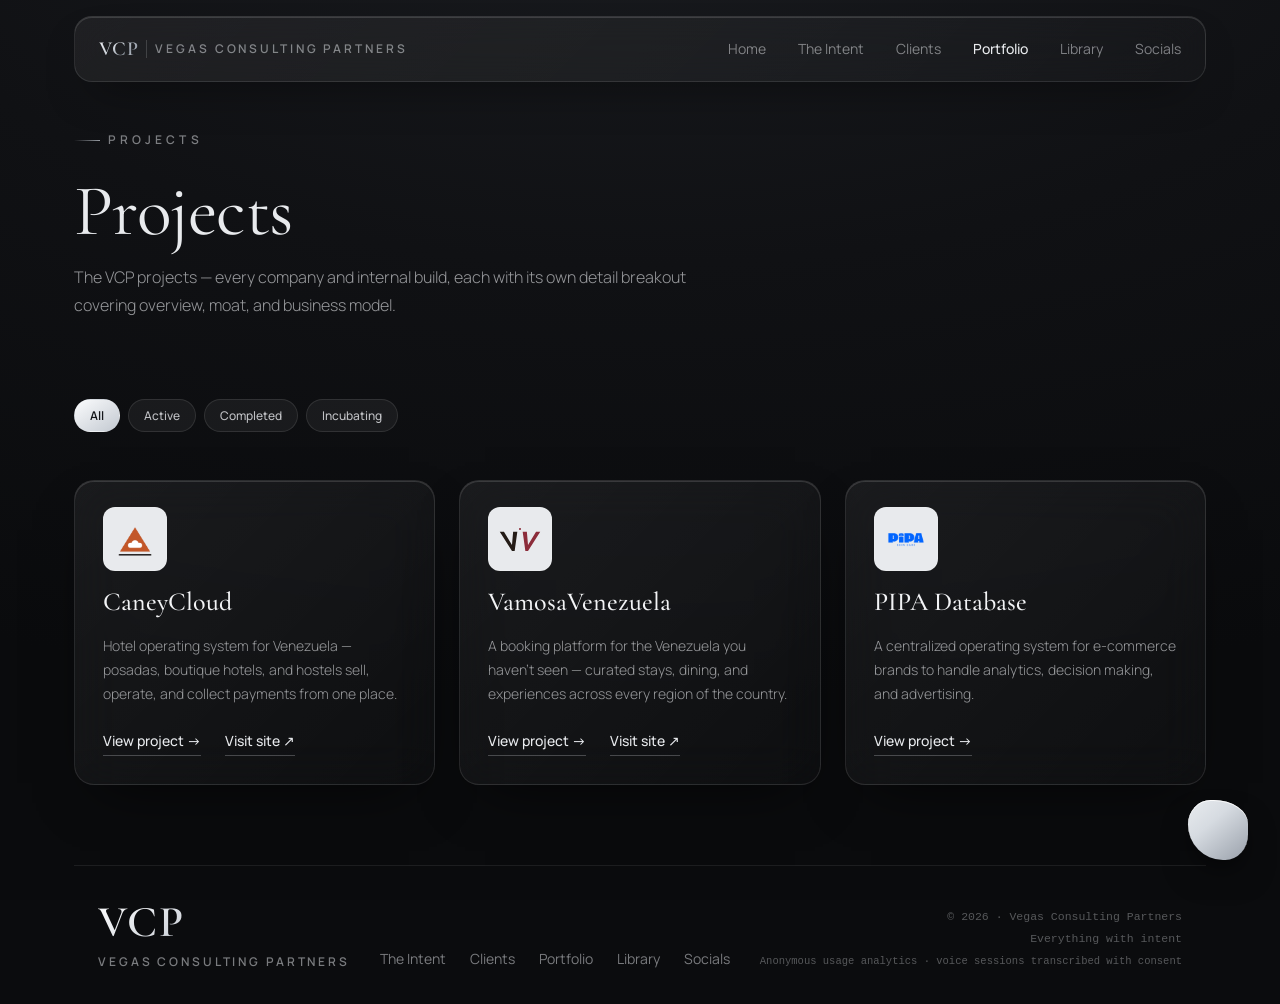
<file: projects.html>
<!doctype html>
<html lang="en">
<head>
<meta charset="UTF-8">
<meta name="viewport" content="width=device-width, initial-scale=1.0">
<link rel="icon" type="image/svg+xml" href="/assets/favicon.svg">
<link rel="icon" type="image/png" sizes="32x32" href="/assets/favicon-32.png">
<link rel="apple-touch-icon" href="/assets/apple-touch-icon.png">
<title>Projects — VCP</title>
<meta name="description" content="The VCP projects — every company and internal build, each with its own detail breakout.">
<link rel="preconnect" href="https://fonts.googleapis.com">
<link rel="preconnect" href="https://fonts.gstatic.com" crossorigin>
<link href="https://fonts.googleapis.com/css2?family=Cormorant+Garamond:ital,wght@0,300;0,400;0,500;0,600;1,400&family=Manrope:wght@300;400;500;600;700&display=swap" rel="stylesheet">
<link rel="stylesheet" href="css/tokens.css">
<link rel="stylesheet" href="css/base.css">
<link rel="stylesheet" href="css/components.css">
<script>/* title-dip pre-paint (issue #57): show overlay before first paint */(function(){try{var t=sessionStorage.getItem('vcp-dip-title');if(t&&!matchMedia('(prefers-reduced-motion: reduce)').matches){var r=document.documentElement;r.setAttribute('data-dip-title',t);r.className+=' vcp-dip vcp-dip--hold';}}catch(e){}})();</script>
<script>/* page-fade pre-paint (issue #107): veil before first paint */(function(){try{if(sessionStorage.getItem("vcp-fade")&&!matchMedia("(prefers-reduced-motion: reduce)").matches){document.documentElement.className+=" vcp-fade vcp-fade--in";}}catch(e){}})();</script>
<style>
  /* Projects index layout only — components live in css/components.css */
  .projects-header { padding: var(--space-6) 0 var(--space-5); max-width: 62ch; }
  .projects-filters { display: flex; flex-wrap: wrap; gap: var(--space-2); margin: var(--space-5) 0 var(--space-6); }
  .projects-grid {
    display: grid;
    grid-template-columns: repeat(3, 1fr);
    gap: var(--space-4);
  }
  .project-card .vcp-card__body { display: flex; flex-direction: column; height: 100%; }
  .project-card .vcp-card__title { text-wrap: balance; }
  .project-card p { flex: 1; text-wrap: pretty; }
  .project-card__links { display: flex; flex-wrap: wrap; gap: var(--space-4); }
  .projects-empty { padding: var(--space-6) 0; text-align: center; color: var(--text-muted); display: none; }
  @media (max-width: 900px) {
    .projects-grid { grid-template-columns: 1fr; }
    h1 { font-size: var(--fs-56); }
  }
</style>
</head>
<body>

<div class="container" style="padding-top: var(--space-3);">

<nav class="vcp-nav" aria-label="Primary">
  <a class="vcp-nav__brand" href="/">
    <span class="vcp-nav__wordmark sheen-text">VCP</span>
    <span class="vcp-nav__divider"></span>
    <span class="label-caps">Vegas Consulting Partners</span>
  </a>
  <button class="vcp-nav__toggle" type="button" aria-expanded="false" aria-controls="vcp-nav-menu" aria-label="Open menu">
    <span class="vcp-nav__toggle-bar"></span>
    <span class="vcp-nav__toggle-bar"></span>
    <span class="vcp-nav__toggle-bar"></span>
  </button>
  <ul class="vcp-nav__links" id="vcp-nav-menu">
    <li><a href="/">Home</a></li>
    <li><a href="/intent.html">The Intent</a></li>
    <li><a href="/clients.html">Clients</a></li>
    <li><a href="/projects.html" aria-current="page">Portfolio</a></li>
    <li><a href="/library.html">Library</a></li>
    <li><a href="/socials.html">Socials</a></li>
  </ul>
</nav>

<main>

  <!-- ============ HEADER ============ -->
  <header class="projects-header">
    <p class="kicker label-caps label-caps--wide" style="margin-bottom: var(--space-4);">Projects</p>
    <h1>Projects</h1>
    <p style="margin-top: var(--space-3);">The VCP projects — every company and internal build, each with its own detail breakout covering overview, moat, and business model.</p>
  </header>

  <!-- ============ FILTERS ============ -->
  <div class="projects-filters" role="group" aria-label="Filter the portfolio by status">
    <button type="button" class="vcp-tag vcp-tag--filter" data-filter="all" aria-pressed="true">All</button>
    <button type="button" class="vcp-tag vcp-tag--filter" data-filter="Active" aria-pressed="false">Active</button>
    <button type="button" class="vcp-tag vcp-tag--filter" data-filter="Completed" aria-pressed="false">Completed</button>
    <button type="button" class="vcp-tag vcp-tag--filter" data-filter="Incubating" aria-pressed="false">Incubating</button>
  </div>

  <!-- ============ PROJECT GRID ============ -->
  <section aria-live="polite">
    <div class="projects-grid" id="projects-grid">
      <!-- Rendered from data/projects.json by js/projects-index.js -->
    </div>
    <p class="projects-empty" id="projects-empty">Nothing in the portfolio matches this filter.</p>
  </section>

</main>

<footer class="vcp-footer">
  <div>
    <div class="vcp-footer__wordmark sheen-text">VCP</div>
    <div class="label-caps vcp-footer__tagline">Vegas Consulting Partners</div>
  </div>
  <ul class="vcp-footer__links">
    <li><a href="/intent.html">The Intent</a></li>
    <li><a href="/clients.html">Clients</a></li>
    <li><a href="/projects.html">Portfolio</a></li>
    <li><a href="/library.html">Library</a></li>
    <li><a href="/socials.html">Socials</a></li>
  </ul>
  <div class="vcp-footer__meta">© 2026 · Vegas Consulting Partners<br>Everything with intent<br><span style="font-size:10.5px">Anonymous usage analytics · voice sessions transcribed with consent</span></div>
</footer>

</div>

<script src="js/projects-data.js"></script>
<script src="js/projects-index.js"></script>
<script defer src="js/nav.js"></script>
<script defer src="js/page-dip.js"></script>
<script defer src="js/telemetry.js"></script>

<!-- ============ VOICE FEEDBACK WIDGET (issue #43) ============ -->
<div id="vcp-voice-widget">
  <button type="button" class="vcp-voice-trigger" aria-label="Give voice feedback about this page" aria-haspopup="dialog"></button>
  <button type="button" class="vcp-voice-reset" aria-label="Move widget back to its original position">&times;</button>
  <div class="vcp-voice-panel" role="dialog" aria-label="Voice feedback" aria-modal="false">
    <div class="vcp-voice-panel__header">
      <span class="vcp-voice-panel__title">Quick feedback</span>
      <div class="vcp-voice-panel__actions">
        <button type="button" class="vcp-voice-panel__minimize" aria-label="Minimize">&minus;</button>
        <button type="button" class="vcp-voice-panel__close" aria-label="Close">&times;</button>
      </div>
    </div>
    <div class="vcp-voice-panel__body"></div>
    <div class="vcp-voice-status">
      <span class="vcp-voice-status__state">idle</span>
    </div>
  </div>
</div>
<script src="js/voice-widget.js"></script>
</body>
</html>
</file>
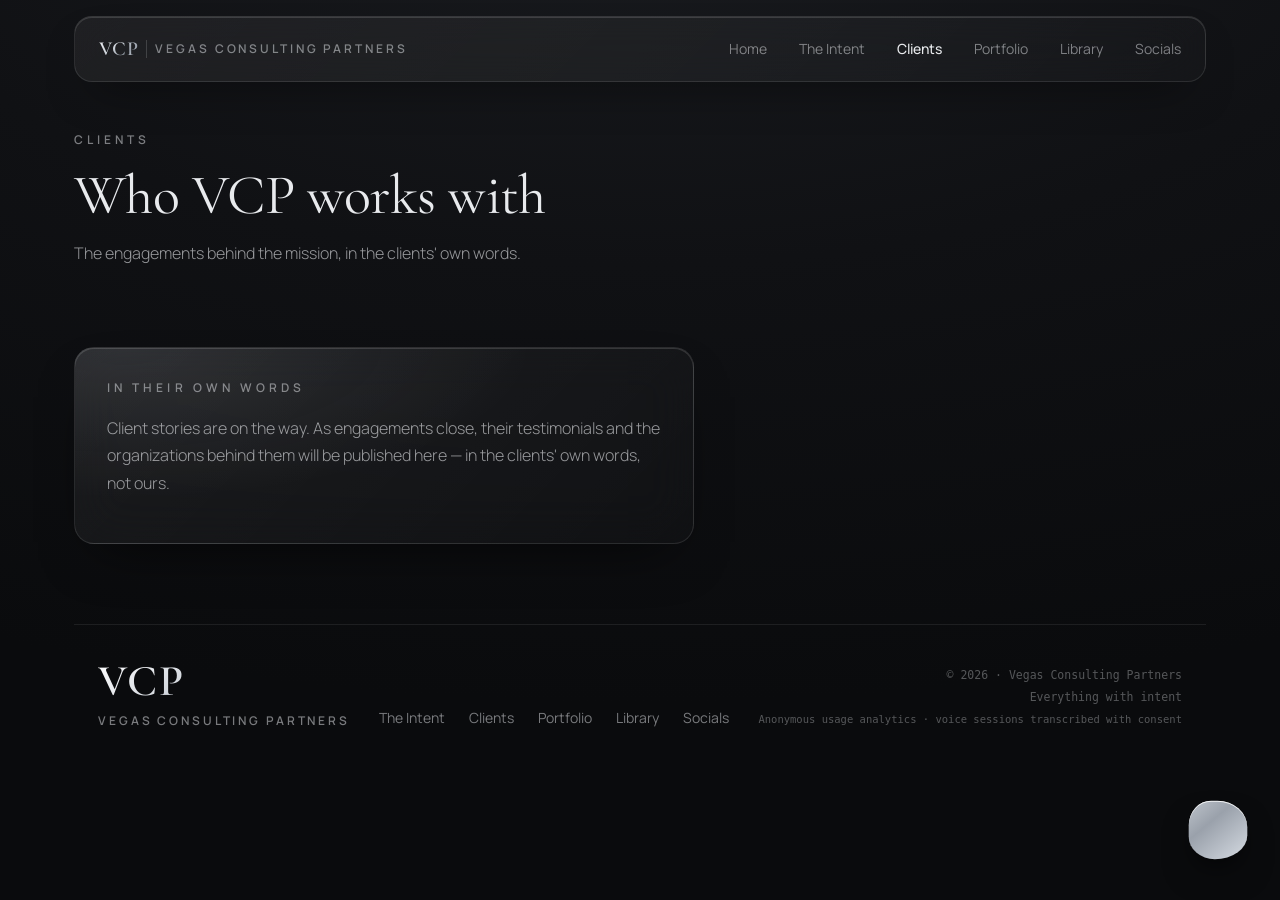
<file: research.html>
<!doctype html>
<html lang="en">
<head>
<meta charset="UTF-8">
<meta name="viewport" content="width=device-width, initial-scale=1.0">
<!-- The Research wing was renamed to Clients (issue #110). This stub keeps the
     old /research.html URL from 404-ing by redirecting to /clients.html.
     The former research grid (js/research.js + data/research-topics.json) held
     only placeholder content and was removed. -->
<meta http-equiv="refresh" content="0; url=/clients.html">
<link rel="canonical" href="/clients.html">
<title>Moved to Clients — VCP</title>
<meta name="robots" content="noindex">
<link rel="stylesheet" href="css/tokens.css">
<link rel="stylesheet" href="css/base.css">
<style>
  .redirect-note {
    max-width: 48ch;
    margin: 18vh auto 0;
    padding: 0 var(--space-4);
    text-align: center;
    font-family: var(--font-body);
    color: var(--text-soft);
  }
  .redirect-note a { color: var(--silver-bright); }
</style>
</head>
<body>
<div class="redirect-note">
  <p>This page has moved to <a href="/clients.html">Clients</a>. Redirecting you now…</p>
</div>
<script>location.replace('/clients.html');</script>
</body>
</html>
</file>
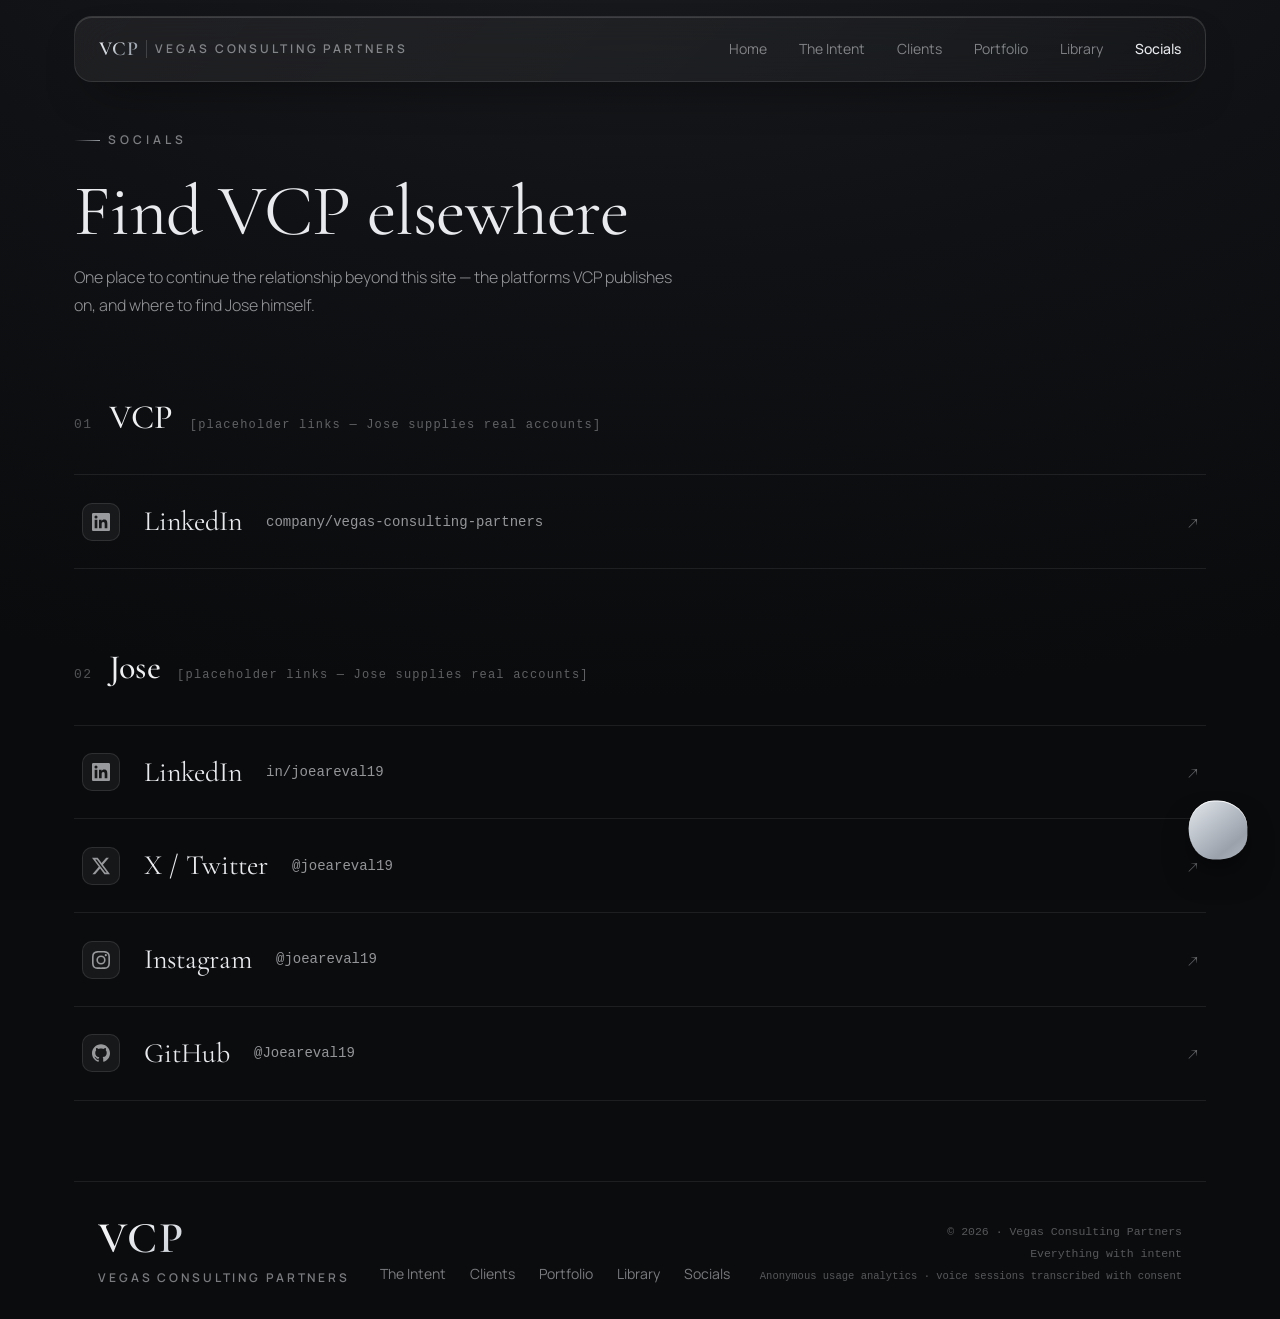
<file: socials.html>
<!doctype html>
<html lang="en">
<head>
<meta charset="UTF-8">
<meta name="viewport" content="width=device-width, initial-scale=1.0">
<link rel="icon" type="image/svg+xml" href="/assets/favicon.svg">
<link rel="icon" type="image/png" sizes="32x32" href="/assets/favicon-32.png">
<link rel="apple-touch-icon" href="/assets/apple-touch-icon.png">
<title>Socials — VCP</title>
<meta name="description" content="Vegas Consulting Partners — links to Jose's/VCP's external presence across social platforms.">
<link rel="preconnect" href="https://fonts.googleapis.com">
<link rel="preconnect" href="https://fonts.gstatic.com" crossorigin>
<link href="https://fonts.googleapis.com/css2?family=Cormorant+Garamond:ital,wght@0,300;0,400;0,500;0,600;1,400&family=Manrope:wght@300;400;500;600;700&display=swap" rel="stylesheet">
<link rel="stylesheet" href="css/tokens.css">
<link rel="stylesheet" href="css/base.css">
<link rel="stylesheet" href="css/components.css">
<script>/* title-dip pre-paint (issue #57): show overlay before first paint */(function(){try{var t=sessionStorage.getItem('vcp-dip-title');if(t&&!matchMedia('(prefers-reduced-motion: reduce)').matches){var r=document.documentElement;r.setAttribute('data-dip-title',t);r.className+=' vcp-dip vcp-dip--hold';}}catch(e){}})();</script>
<script>/* page-fade pre-paint (issue #107): veil before first paint */(function(){try{if(sessionStorage.getItem("vcp-fade")&&!matchMedia("(prefers-reduced-motion: reduce)").matches){document.documentElement.className+=" vcp-fade vcp-fade--in";}}catch(e){}})();</script>
<style>
  /* Socials-page layout only — components live in css/components.css */
  .socials-section { margin-bottom: var(--space-7); }
  .socials-header { max-width: 62ch; margin-bottom: var(--space-6); }
  .socials-header .kicker { margin-bottom: var(--space-4); }

  .socials-list {
    list-style: none;
    margin: 0;
    padding: 0;
  }

  .socials-list li {
    border-top: 1px solid var(--line);
  }

  .socials-list li:last-child {
    border-bottom: 1px solid var(--line);
  }

  .socials-list__link {
    display: flex;
    align-items: center;
    gap: var(--space-4);
    padding: var(--space-4) var(--space-2);
    transition: transform var(--dur-fast) var(--ease);
  }

  .socials-list__link:hover { transform: translateX(4px); }
  .socials-list__link:hover .socials-list__platform { color: #fff; }
  .socials-list__link:hover .vcp-social { border-color: var(--line-strong); color: var(--text); }

  .socials-list__platform {
    font-family: var(--font-display);
    font-size: var(--fs-28);
    color: var(--silver-bright);
    transition: color var(--dur-fast) var(--ease);
  }

  .socials-list__meta {
    flex: 1;
    display: flex;
    flex-direction: column;
    gap: 2px;
  }

  .socials-list__handle {
    font-family: var(--font-mono);
    font-size: var(--fs-14);
    color: var(--text-soft);
  }

  .socials-list__arrow {
    font-family: var(--font-display);
    font-size: var(--fs-20);
    color: var(--text-faint);
  }

  .socials-empty,
  .socials-error {
    padding: var(--space-5) var(--space-2);
    color: var(--text-muted);
    font-size: var(--fs-14);
  }

  @media (max-width: 900px) {
    .socials-list__link { flex-wrap: wrap; gap: var(--space-3); }
    .socials-list__platform { flex-basis: 100%; }
  }

  @media (max-width: 560px) {
    .socials-list__link { padding: var(--space-3) var(--space-1); gap: var(--space-2); }
  }
</style>
</head>
<body>

<div class="container" style="padding-top: var(--space-3);">

<nav class="vcp-nav" aria-label="Primary">
  <a class="vcp-nav__brand" href="/">
    <span class="vcp-nav__wordmark sheen-text">VCP</span>
    <span class="vcp-nav__divider"></span>
    <span class="label-caps">Vegas Consulting Partners</span>
  </a>
  <button class="vcp-nav__toggle" type="button" aria-expanded="false" aria-controls="vcp-nav-menu" aria-label="Open menu">
    <span class="vcp-nav__toggle-bar"></span>
    <span class="vcp-nav__toggle-bar"></span>
    <span class="vcp-nav__toggle-bar"></span>
  </button>
  <ul class="vcp-nav__links" id="vcp-nav-menu">
    <li><a href="/">Home</a></li>
    <li><a href="/intent.html">The Intent</a></li>
    <li><a href="/clients.html">Clients</a></li>
    <li><a href="/projects.html">Portfolio</a></li>
    <li><a href="/library.html">Library</a></li>
    <li><a href="/socials.html" aria-current="page">Socials</a></li>
  </ul>
</nav>

<main>

  <!-- ============ HEADER ============ -->
  <header class="socials-section" style="padding-top: var(--space-6);">
    <div class="socials-header">
      <p class="kicker label-caps label-caps--wide">Socials</p>
      <h1>Find VCP elsewhere</h1>
      <p>One place to continue the relationship beyond this site — the platforms VCP publishes on, and where to find Jose himself.</p>
    </div>
  </header>

  <!-- ============ COMPANY LINKS ============ -->
  <section class="socials-section" id="socials-company">
    <div class="vcp-section-heading">
      <span class="vcp-section-heading__num">01</span>
      <h2>VCP</h2>
      <span class="placeholder-note">[placeholder links — Jose supplies real accounts]</span>
    </div>
    <ul class="socials-list" id="socials-list__items--company" aria-live="polite">
      <!-- Rendered from data/socials.json (groups.company) by js/socials.js -->
    </ul>
  </section>

  <!-- ============ PERSONAL LINKS ============ -->
  <section class="socials-section" id="socials-personal">
    <div class="vcp-section-heading">
      <span class="vcp-section-heading__num">02</span>
      <h2>Jose</h2>
      <span class="placeholder-note">[placeholder links — Jose supplies real accounts]</span>
    </div>
    <ul class="socials-list" id="socials-list__items--personal" aria-live="polite">
      <!-- Rendered from data/socials.json (groups.personal) by js/socials.js -->
    </ul>
  </section>

</main>

<footer class="vcp-footer">
  <div>
    <div class="vcp-footer__wordmark sheen-text">VCP</div>
    <div class="label-caps vcp-footer__tagline">Vegas Consulting Partners</div>
  </div>
  <ul class="vcp-footer__links">
    <li><a href="/intent.html">The Intent</a></li>
    <li><a href="/clients.html">Clients</a></li>
    <li><a href="/projects.html">Portfolio</a></li>
    <li><a href="/library.html">Library</a></li>
    <li><a href="/socials.html">Socials</a></li>
  </ul>
  <div class="vcp-footer__meta">© 2026 · Vegas Consulting Partners<br>Everything with intent<br><span style="font-size:10.5px">Anonymous usage analytics · voice sessions transcribed with consent</span></div>
</footer>

</div>

<style>
  .placeholder-note {
    font-family: var(--font-mono);
    font-size: var(--fs-12);
    color: var(--text-faint);
    letter-spacing: 0.1em;
  }
</style>

<script src="js/socials.js"></script>
<script defer src="js/nav.js"></script>
<script defer src="js/page-dip.js"></script>
<script defer src="js/telemetry.js"></script>

<!-- ============ VOICE FEEDBACK WIDGET (issue #43) ============ -->
<div id="vcp-voice-widget">
  <button type="button" class="vcp-voice-trigger" aria-label="Give voice feedback about this page" aria-haspopup="dialog"></button>
  <button type="button" class="vcp-voice-reset" aria-label="Move widget back to its original position">&times;</button>
  <div class="vcp-voice-panel" role="dialog" aria-label="Voice feedback" aria-modal="false">
    <div class="vcp-voice-panel__header">
      <span class="vcp-voice-panel__title">Quick feedback</span>
      <div class="vcp-voice-panel__actions">
        <button type="button" class="vcp-voice-panel__minimize" aria-label="Minimize">&minus;</button>
        <button type="button" class="vcp-voice-panel__close" aria-label="Close">&times;</button>
      </div>
    </div>
    <div class="vcp-voice-panel__body"></div>
    <div class="vcp-voice-status">
      <span class="vcp-voice-status__state">idle</span>
    </div>
  </div>
</div>
<script src="js/voice-widget.js"></script>
</body>
</html>
</file>
<file: css/tokens.css>
/* VCP Design System — tokens (single source of truth). See issue #1.
   Source design: claude.ai/design "VCP Component System" — liquid glass over
   brushed silver on graphite. */
:root {
  /* Color — graphite base */
  --bg: #0B0C0E;
  --bg-gradient: radial-gradient(130% 90% at 50% -12%, #191B1F 0%, #101114 46%, #0A0B0D 100%);
  --surface: #17191D;
  --surface-raised: #2B2E34;

  /* Color — silver */
  --silver: #CDD2D9;
  --silver-bright: #E8EAED;
  --silver-deep: #9AA1AB;
  /* THE signature look: sheen for text/detail effects */
  --silver-sheen: linear-gradient(145deg, #FFFFFF 0%, #CDD2D9 42%, #9AA1AB 66%, #EEF1F4 100%);
  /* Metal fill for primary buttons / featured chips */
  --silver-metal: linear-gradient(145deg, #FBFCFD, #C3C9D1);
  /* Full brushed-silver panel (swatches, media accents) */
  --silver-panel: linear-gradient(140deg, #FBFCFD 0%, #D6DBE1 34%, #9AA1AB 62%, #C3C9D1 82%, #F0F2F5 100%);
  --on-silver: #15171B;
  /* Veil behind fixed overlays (dip / cross-fade) */
  --scrim: rgba(11, 12, 14, 0.78);

  /* Text */
  --text: #E8EAED;
  --text-soft: rgba(232, 234, 237, 0.62);
  --text-muted: rgba(232, 234, 237, 0.5);
  --text-faint: rgba(232, 234, 237, 0.38);

  /* Lines */
  --line: rgba(255, 255, 255, 0.08);
  --line-strong: rgba(255, 255, 255, 0.16);
  --line-hover: rgba(255, 255, 255, 0.32);

  /* Liquid glass material */
  --glass-bg: linear-gradient(135deg, rgba(255, 255, 255, 0.06), rgba(255, 255, 255, 0.02));
  /* Near-opaque glass for floating menus (mobile nav dropdown): a popover
     that escapes its blurred parent can't rely on backdrop-filter for
     legibility, so it carries its own body */
  --glass-bg-solid: linear-gradient(135deg, rgba(43, 46, 52, 0.97), rgba(23, 25, 29, 0.97));
  --glass-border: rgba(255, 255, 255, 0.1);
  --glass-blur: 24px;
  --glass-highlight: inset 0 1px 0 rgba(255, 255, 255, 0.14);
  --shadow-float: 0 24px 56px -26px rgba(0, 0, 0, 0.72);
  --shadow-silver: inset 0 1px 0 rgba(255, 255, 255, 0.85), 0 10px 24px -10px rgba(0, 0, 0, 0.65);

  /* Focus / feedback */
  --focus-ring: #CDD2D9;

  /* Typography */
  --font-display: 'Cormorant Garamond', 'Playfair Display', Georgia, serif;
  --font-body: 'Manrope', -apple-system, BlinkMacSystemFont, 'Segoe UI', sans-serif;
  --font-mono: ui-monospace, 'Cascadia Mono', 'SF Mono', Menlo, monospace;

  --fs-12: 0.75rem;
  --fs-14: 0.875rem;
  --fs-16: 1rem;
  --fs-20: 1.25rem;
  --fs-28: 1.75rem;
  --fs-40: 2.5rem;
  --fs-56: 3.5rem;
  --fs-72: 4.5rem;

  --tracking-label: 0.24em;
  --tracking-eyebrow: 0.34em;

  /* Motion */
  --ease: cubic-bezier(0.4, 0, 0.2, 1);
  --dur-fast: 150ms;
  --dur-med: 250ms;
  /* Ambient/looping animation duration — deliberately separate from
     --dur-fast/--dur-med (interaction transitions): those collapse to 0ms
     under reduced-motion for snappy-but-instant transitions, whereas a
     looping animation needs its @keyframes suppressed outright, not sped
     up to 0ms (which would flash rather than stop). See the
     prefers-reduced-motion block below. Slow and unhurried at idle — the
     JS-driven randomization in js/voice-widget.js varies the actual cycle
     length per-loop around this baseline, so it never reads as a fixed,
     mechanically repeating cycle the way a bare CSS @keyframes loop does. */
  --dur-ambient: 9000ms;

  /* Stacking context scale — every fixed/sticky element picks a rung here
     instead of an inline magic number. */
  --z-nav: 100;
  --z-widget: 500;

  /* Page-transition title dip (issue #57): quick dip in, slow cinematic fade-away */
  --dur-dip-in: 320ms;
  --dur-dip-out: 1100ms;

  /* Spacing (used by components) */
  --space-1: 0.25rem;
  --space-2: 0.5rem;
  --space-3: 1rem;
  --space-4: 1.5rem;
  --space-5: 2rem;
  --space-6: 3rem;
  --space-7: 5rem;
  --space-8: 8rem;

  --radius: 12px;
  --radius-lg: 20px;
  --radius-xl: 24px;
  --radius-pill: 999px;
}

@media (prefers-reduced-motion: reduce) {
  :root {
    --dur-fast: 0ms;
    --dur-med: 0ms;
    --dur-ambient: 0ms;
    --dur-dip-in: 0ms;
    --dur-dip-out: 0ms;
  }
}
</file>
<file: css/base.css>
/* VCP Design System — base/reset. See issue #1. */
*, *::before, *::after { box-sizing: border-box; }

html, body {
  margin: 0;
  padding: 0;
}

body {
  background-color: var(--bg);
  background-image: var(--bg-gradient);
  background-repeat: no-repeat;
  background-attachment: fixed;
  min-height: 100vh;
  color: var(--text);
  font-family: var(--font-body);
  font-size: var(--fs-16);
  font-weight: 400;
  line-height: 1.6;
  -webkit-font-smoothing: antialiased;
}

h1, h2, h3, h4 {
  font-family: var(--font-display);
  color: var(--silver-bright);
  margin: 0 0 var(--space-3);
  font-weight: 400;
  line-height: 1.1;
}

h1 { font-size: var(--fs-72); letter-spacing: -0.01em; line-height: 1.02; }
h2 { font-size: var(--fs-40); font-weight: 500; }
h3 { font-size: var(--fs-28); font-weight: 500; }
h4 { font-size: var(--fs-20); font-weight: 500; }

p {
  margin: 0 0 var(--space-3);
  color: var(--text-soft);
  font-weight: 300;
  line-height: 1.72;
}

a {
  color: var(--silver-bright);
  text-decoration: none;
}

em, .italic-accent {
  font-family: var(--font-display);
  font-style: italic;
}

small, .text-muted { color: var(--text-muted); }

/* Small-caps eyebrow label — nav tagline, card kickers, section labels */
.label-caps {
  font-size: var(--fs-12);
  text-transform: uppercase;
  letter-spacing: var(--tracking-label);
  font-weight: 600;
  color: var(--text-muted);
}

.label-caps--wide { letter-spacing: var(--tracking-eyebrow); }

/* Kicker: hairline dash + eyebrow, used above display headings */
.kicker {
  display: flex;
  align-items: center;
  gap: var(--space-2);
}

.kicker::before {
  content: '';
  width: 26px;
  height: 1px;
  background: linear-gradient(90deg, transparent, rgba(210, 216, 224, 0.7));
}

/* Mono meta text — dates, page counts, footnotes */
.meta-mono {
  font-family: var(--font-mono);
  font-size: var(--fs-12);
  color: var(--text-faint);
  letter-spacing: 0.1em;
}

/* Visible focus state — required by accessibility criteria */
:focus-visible {
  outline: 2px solid var(--focus-ring);
  outline-offset: 2px;
}

::selection {
  background: rgba(210, 216, 224, 0.22);
}

.container {
  max-width: 1180px;
  margin: 0 auto;
  padding: 0 var(--space-4);
}

/* Metallic sheen text — signature effect for wordmark, headings */
.sheen-text {
  background: var(--silver-sheen);
  background-clip: text;
  -webkit-background-clip: text;
  -webkit-text-fill-color: transparent;
  color: var(--silver-bright); /* fallback if background-clip unsupported */
}
</file>
<file: css/components.css>
/* VCP Design System — core components. See issue #1.
   Material rule: liquid glass = blur 18–26px, 10% white hairline, one
   specular highlight along the top edge. Silver metal fills are reserved
   for primary actions and featured accents. */

/* === Glass surface (shared material) === */
.vcp-glass {
  background: var(--glass-bg);
  border: 1px solid var(--glass-border);
  backdrop-filter: blur(var(--glass-blur));
  -webkit-backdrop-filter: blur(var(--glass-blur));
  box-shadow: var(--glass-highlight), var(--shadow-float);
}

/* === Nav === */
.vcp-nav {
  position: sticky;
  top: var(--space-3);
  z-index: var(--z-nav);
  display: flex;
  align-items: center;
  justify-content: space-between;
  gap: var(--space-4);
  padding: var(--space-3) var(--space-4);
  border-radius: 18px;
  background: var(--glass-bg);
  border: 1px solid var(--glass-border);
  backdrop-filter: blur(var(--glass-blur));
  -webkit-backdrop-filter: blur(var(--glass-blur));
  box-shadow: var(--glass-highlight), 0 20px 46px -22px rgba(0, 0, 0, 0.7);
}

.vcp-nav__brand {
  display: flex;
  align-items: center;
  gap: var(--space-2);
}

.vcp-nav__wordmark {
  font-family: var(--font-display);
  font-size: var(--fs-20);
  font-weight: 600;
  letter-spacing: 0.04em;
}

.vcp-nav__divider {
  width: 1px;
  height: 18px;
  background: var(--line-strong);
}

.vcp-nav__links {
  display: flex;
  align-items: center;
  gap: var(--space-5);
  list-style: none;
  margin: 0;
  padding: 0;
}

.vcp-nav__links a {
  font-size: var(--fs-14);
  font-weight: 400;
  color: var(--text-muted);
  transition: color var(--dur-fast) var(--ease);
}

.vcp-nav__links a:hover,
.vcp-nav__links a[aria-current] {
  color: var(--text);
  font-weight: 500;
}

/* A silver CTA inside the nav keeps its dark-on-silver text */
.vcp-nav__links a.vcp-btn--silver,
.vcp-nav__links a.vcp-btn--silver:hover {
  color: var(--on-silver);
}

/* Menu toggle (issue #85) — desktop hides it; ≤900px it replaces the
   inline links. Appearance + X-morph live outside the media query so
   demo.html can render the states at any width. */
.vcp-nav__toggle {
  display: none;
  flex-direction: column;
  align-items: center;
  justify-content: center;
  gap: 5px;
  width: 44px;
  height: 44px;
  padding: 0;
  background: var(--glass-bg);
  border: 1px solid var(--line-strong);
  border-radius: var(--radius-pill);
  cursor: pointer;
  transition: border-color var(--dur-fast) var(--ease);
}

.vcp-nav__toggle:hover { border-color: var(--line-hover); }

.vcp-nav__toggle-bar {
  width: 16px;
  height: 1.5px;
  background: var(--silver);
  transition: transform var(--dur-fast) var(--ease), opacity var(--dur-fast) var(--ease);
}

.vcp-nav__toggle[aria-expanded="true"] .vcp-nav__toggle-bar:nth-child(1) { transform: translateY(6.5px) rotate(45deg); }
.vcp-nav__toggle[aria-expanded="true"] .vcp-nav__toggle-bar:nth-child(2) { opacity: 0; }
.vcp-nav__toggle[aria-expanded="true"] .vcp-nav__toggle-bar:nth-child(3) { transform: translateY(-6.5px) rotate(-45deg); }

/* === Nav, mobile (issue #85) — brand grows, links collapse into a
   tap-to-open glass menu box, and the pill slides away as you read
   down (js/nav.js drives .is-open / .vcp-nav--away) === */
@media (max-width: 900px) {
  .vcp-nav {
    transition: transform var(--dur-med) var(--ease);
  }

  /* Reading down: out of sight (clears the sticky offset + top shadow) */
  .vcp-nav--away { transform: translateY(calc(-100% - var(--space-5))); }

  /* The wordmark is the mobile brand — bigger, alone in the glass pill */
  .vcp-nav__wordmark { font-size: var(--fs-28); }
  .vcp-nav__divider,
  .vcp-nav__brand .label-caps { display: none; }

  .vcp-nav__toggle { display: inline-flex; }

  .vcp-nav__links {
    display: none;
    position: absolute;
    top: calc(100% + var(--space-2));
    right: 0;
    min-width: 230px;
    flex-direction: column;
    align-items: stretch;
    gap: 0;
    padding: var(--space-2);
    border-radius: var(--radius-lg);
    background: var(--glass-bg-solid);
    border: 1px solid var(--glass-border);
    backdrop-filter: blur(var(--glass-blur));
    -webkit-backdrop-filter: blur(var(--glass-blur));
    box-shadow: var(--glass-highlight), var(--shadow-float);
  }

  .vcp-nav.is-open .vcp-nav__links { display: flex; }

  /* Comfortable tap targets */
  .vcp-nav__links a {
    display: block;
    padding: 13px var(--space-3);
    border-radius: var(--radius);
    font-size: var(--fs-16);
  }

  .vcp-nav__links li + li a { border-top: 1px solid var(--line); }

  .vcp-nav__links a:hover,
  .vcp-nav__links a[aria-current] { background: rgba(255, 255, 255, 0.05); }
}

/* === Buttons === */
.vcp-btn {
  display: inline-flex;
  align-items: center;
  justify-content: center;
  gap: var(--space-2);
  padding: 14px 30px;
  border: none;
  border-radius: var(--radius-pill);
  font-family: var(--font-body);
  font-size: var(--fs-14);
  font-weight: 600;
  letter-spacing: 0.01em;
  cursor: pointer;
  transition: transform var(--dur-med) var(--ease), border-color var(--dur-med) var(--ease), color var(--dur-med) var(--ease);
}

.vcp-btn:hover { transform: translateY(-2px); }

/* Primary: brushed silver, dark text */
.vcp-btn--silver {
  background: var(--silver-metal);
  color: var(--on-silver);
  box-shadow: var(--shadow-silver);
}

/* Ghost: liquid glass */
.vcp-btn--glass {
  background: var(--glass-bg);
  border: 1px solid var(--line-strong);
  color: var(--text);
  font-weight: 500;
  backdrop-filter: blur(18px);
  -webkit-backdrop-filter: blur(18px);
  box-shadow: var(--glass-highlight);
}

.vcp-btn--glass:hover { border-color: var(--line-hover); }

/* Quiet: text with hairline underline */
.vcp-btn--quiet {
  padding: 14px var(--space-2);
  border-radius: 0;
  background: none;
  color: rgba(232, 234, 237, 0.72);
  font-weight: 500;
  border-bottom: 1px solid rgba(232, 234, 237, 0.28);
}

.vcp-btn--quiet:hover { color: #fff; transform: none; }

/* Icon: glass circle */
.vcp-btn--icon {
  width: 46px;
  height: 46px;
  padding: 0;
  background: var(--glass-bg);
  border: 1px solid var(--line-strong);
  color: var(--text);
  font-family: var(--font-display);
  font-size: var(--fs-20);
  backdrop-filter: blur(18px);
  -webkit-backdrop-filter: blur(18px);
}

/* Small: nav-scale silver pill */
.vcp-btn--sm { padding: 9px 20px; font-size: var(--fs-12); }

/* === Tag / chip === */
.vcp-tag {
  display: inline-flex;
  align-items: center;
  gap: var(--space-2);
  padding: 7px 15px;
  border: 1px solid var(--glass-border);
  border-radius: var(--radius-pill);
  background: rgba(255, 255, 255, 0.05);
  color: rgba(232, 234, 237, 0.8);
  font-size: var(--fs-12);
  font-weight: 500;
}

.vcp-tag--dot::before {
  content: '';
  width: 6px;
  height: 6px;
  border-radius: var(--radius-pill);
  background: var(--silver-metal);
}

.vcp-tag--featured {
  background: var(--silver-metal);
  border-color: transparent;
  color: var(--on-silver);
  font-weight: 600;
}

.vcp-tag--caps {
  text-transform: uppercase;
  letter-spacing: var(--tracking-label);
  font-weight: 600;
  font-size: 10.5px;
  color: var(--text-soft);
}

/* Interactive filter chip — button variant of .vcp-tag for client-side
   filter rows (tag filters, category toggles, sort controls). Single
   canonical component: research.html, library.html, and projects.html
   all filter/sort UI reconciled onto this one class during integration
   (three independent parallel builds each proposed their own name). */
.vcp-tag--filter {
  cursor: pointer;
  font-family: var(--font-body);
  transition: border-color var(--dur-fast) var(--ease), color var(--dur-fast) var(--ease), background var(--dur-fast) var(--ease);
}

.vcp-tag--filter:hover {
  border-color: var(--line-strong);
  color: var(--text);
}

.vcp-tag--filter[aria-pressed="true"] {
  background: var(--silver-metal);
  border-color: transparent;
  color: var(--on-silver);
  font-weight: 600;
}

/* === Card === */
.vcp-card {
  position: relative;
  border-radius: var(--radius-lg);
  overflow: hidden;
  background: var(--glass-bg);
  border: 1px solid var(--glass-border);
  backdrop-filter: blur(var(--glass-blur));
  -webkit-backdrop-filter: blur(var(--glass-blur));
  box-shadow: var(--glass-highlight), var(--shadow-float);
  transition: border-color var(--dur-med) var(--ease), transform var(--dur-med) var(--ease);
}

/* Sheen border on hover — the signature detail from the spec */
.vcp-card::before {
  content: '';
  position: absolute;
  inset: -1px;
  border-radius: inherit;
  padding: 1px;
  background: var(--silver-sheen);
  -webkit-mask: linear-gradient(#fff 0 0) content-box, linear-gradient(#fff 0 0);
  -webkit-mask-composite: xor;
  mask-composite: exclude;
  opacity: 0;
  transition: opacity var(--dur-med) var(--ease);
  pointer-events: none;
}

.vcp-card:hover {
  border-color: transparent;
  transform: translateY(-2px);
}

.vcp-card:hover::before { opacity: 0.55; }

.vcp-card__body { padding: 26px 28px 28px; }

.vcp-card__media {
  height: 186px;
  display: flex;
  align-items: center;
  justify-content: center;
  position: relative;
  border-bottom: 1px solid rgba(255, 255, 255, 0.07);
}

/* Striped media-placeholder treatment, shared with .vcp-media-banner */
.vcp-card__media,
.vcp-media-banner {
  background-image: repeating-linear-gradient(135deg, rgba(255, 255, 255, 0.05) 0 11px, rgba(255, 255, 255, 0.015) 11px 22px);
}

.vcp-card__badge {
  position: absolute;
  top: var(--space-3);
  left: 18px;
  padding: 5px 11px;
  border-radius: var(--radius-pill);
  background: rgba(11, 12, 14, 0.5);
  border: 1px solid rgba(255, 255, 255, 0.12);
  font-size: 10.5px;
  letter-spacing: var(--tracking-label);
  text-transform: uppercase;
  font-weight: 600;
  color: var(--text-soft);
}

.vcp-card__title {
  margin-bottom: 0;
  font-size: 26px;
  line-height: 1.18;
  color: #F2F3F5;
}

.vcp-card__head {
  display: flex;
  align-items: baseline;
  justify-content: space-between;
  gap: var(--space-2);
}

/* Eyebrow row: label · stretched hairline · mono meta */
.vcp-card__eyebrow {
  display: flex;
  align-items: center;
  gap: var(--space-2);
  margin-bottom: var(--space-4);
}

.vcp-card__eyebrow::after {
  content: none;
}

.vcp-card__eyebrow .vcp-card__eyebrow-rule {
  flex: 1;
  height: 1px;
  background: var(--line);
}

.vcp-card__footer {
  display: flex;
  align-items: center;
  justify-content: space-between;
  gap: var(--space-3);
  margin-top: var(--space-4);
}

/* Quiet inline link — "Read →", "View case study →" */
.vcp-link {
  display: inline-flex;
  align-items: center;
  gap: var(--space-2);
  font-size: var(--fs-14);
  font-weight: 500;
  color: var(--text);
  border-bottom: 1px solid rgba(232, 234, 237, 0.25);
  padding-bottom: 3px;
  transition: color var(--dur-fast) var(--ease), border-color var(--dur-fast) var(--ease);
}

.vcp-link:hover { color: #fff; border-color: rgba(232, 234, 237, 0.6); }

/* Key-value rows (speaking card, spec sheets) */
.vcp-kv {
  display: flex;
  flex-direction: column;
  gap: 9px;
  margin: 0;
}

.vcp-kv > div {
  display: flex;
  justify-content: space-between;
  font-size: var(--fs-14);
}

.vcp-kv > div + div {
  padding-top: 9px;
  border-top: 1px solid rgba(255, 255, 255, 0.06);
}

.vcp-kv dt { color: var(--text-muted); font-weight: 300; }
.vcp-kv dd { margin: 0; color: var(--text); }

/* Stat */
.vcp-stat__number {
  font-family: var(--font-display);
  font-size: 64px;
  line-height: 1;
  font-weight: 400;
}

.vcp-stat__caption {
  margin: var(--space-2) 0 0;
  font-size: var(--fs-14);
  color: var(--text-soft);
  font-weight: 300;
}

/* Press pull quote */
.vcp-quote {
  margin: var(--space-3) 0;
  font-family: var(--font-display);
  font-style: italic;
  font-size: 21px;
  line-height: 1.35;
  color: #F2F3F5;
}

/* === Section heading === */
.vcp-section-heading {
  display: flex;
  /* long headings drop the hairline rule to its own row at phone widths
     instead of pushing it past the viewport */
  flex-wrap: wrap;
  align-items: baseline;
  gap: var(--space-3);
  margin-bottom: 38px;
}

.vcp-section-heading__num {
  font-family: var(--font-mono);
  font-size: 13px;
  color: rgba(232, 234, 237, 0.32);
  letter-spacing: 0.12em;
}

.vcp-section-heading h2 {
  margin: 0;
  font-size: 34px;
  letter-spacing: 0.01em;
  color: #EEF0F2;
}

.vcp-section-heading__rule {
  flex: 1;
  height: 1px;
  align-self: center;
  background: var(--line);
  border: none;
  margin: 0;
}

/* === Hero pattern === */
.vcp-hero {
  position: relative;
  border-radius: var(--radius-xl);
  overflow: hidden;
  padding: 70px 64px;
  background:
    radial-gradient(120% 130% at 82% 8%, rgba(206, 212, 220, 0.14), transparent 52%),
    var(--glass-bg);
  border: 1px solid var(--glass-border);
  backdrop-filter: blur(var(--glass-blur));
  -webkit-backdrop-filter: blur(var(--glass-blur));
  box-shadow: inset 0 1px 0 rgba(255, 255, 255, 0.16), 0 30px 70px -30px rgba(0, 0, 0, 0.75);
}

.vcp-hero::after {
  content: '';
  position: absolute;
  top: 0;
  right: 0;
  width: 340px;
  height: 340px;
  background: radial-gradient(circle at 70% 30%, rgba(232, 235, 239, 0.16), transparent 60%);
  pointer-events: none;
}

.vcp-hero__content {
  position: relative;
  z-index: 1;
  max-width: 60ch;
}

.vcp-hero__actions {
  display: flex;
  align-items: center;
  gap: var(--space-3);
  margin-top: var(--space-5);
}

/* === Narrative pull quote (story band) === */
.vcp-pullquote {
  padding: 52px 0;
  border-top: 1px solid var(--line);
  border-bottom: 1px solid var(--line);
}

.vcp-pullquote p {
  margin: 0;
  max-width: 24ch;
  font-family: var(--font-display);
  font-size: 44px;
  line-height: 1.18;
  color: #EEF0F2;
  font-weight: 400;
}

/* === Input === */
.vcp-input-group {
  display: flex;
  gap: var(--space-2);
}

.vcp-input {
  flex: 1;
  height: 50px;
  padding: 0 18px;
  border-radius: var(--radius);
  background: rgba(11, 12, 14, 0.4);
  border: 1px solid rgba(255, 255, 255, 0.12);
  color: var(--text);
  font-family: var(--font-body);
  font-size: var(--fs-14);
  font-weight: 300;
  transition: border-color var(--dur-fast) var(--ease);
}

.vcp-input::placeholder { color: var(--text-faint); }
.vcp-input:hover, .vcp-input:focus { border-color: rgba(255, 255, 255, 0.28); }

.vcp-input-group .vcp-btn { border-radius: var(--radius); padding: 0 26px; }

/* === Social icon === */
.vcp-social {
  width: 38px;
  height: 38px;
  border-radius: 10px;
  display: inline-flex;
  align-items: center;
  justify-content: center;
  background: rgba(255, 255, 255, 0.05);
  border: 1px solid var(--glass-border);
  font-family: var(--font-display);
  font-size: 15px;
  color: var(--text-soft);
  transition: border-color var(--dur-fast) var(--ease), color var(--dur-fast) var(--ease);
}

.vcp-social:hover { border-color: var(--line-strong); color: var(--text); }

/* === Section icon — decorative inline-SVG opener for a prose section === */
.vcp-section-icon {
  display: block;
  width: var(--space-7);
  height: var(--space-7);
  color: var(--silver);
  margin-bottom: var(--space-4);
}

/* === Section figure — decorative figure centered below a prose section,
   or floated beside it with the --right modifier === */
.vcp-section-figure {
  display: flex;
  justify-content: center;
  margin-top: var(--space-5);
}

.vcp-section-figure .vcp-section-icon {
  width: min(100%, 240px);
  height: auto;
  margin: 0;
  color: var(--silver-bright);
}

.vcp-section-figure--right {
  float: right;
  width: min(42%, 300px);
  margin: var(--space-1) 0 var(--space-3) var(--space-5);
}

@media (max-width: 640px) {
  .vcp-section-figure--right {
    float: none;
    width: 100%;
    margin: var(--space-4) 0 0;
  }
}

/* Status dot — "available for advisory" */
.vcp-status-dot {
  width: 8px;
  height: 8px;
  border-radius: var(--radius-pill);
  background: linear-gradient(145deg, #EEF1F4, #9AA1AB);
  box-shadow: 0 0 12px rgba(232, 235, 239, 0.5);
}

/* === Paper row (Library list entry) === */
.vcp-paper {
  padding: var(--space-4) 0;
  border-top: 1px solid var(--line);
  transition: background var(--dur-med) var(--ease), box-shadow var(--dur-med) var(--ease);
  scroll-margin-top: 110px;
  border-radius: var(--radius);
}

.vcp-paper:last-child { border-bottom: 1px solid var(--line); }

.vcp-paper__title {
  margin: 0 0 var(--space-2);
  font-size: var(--fs-28);
}

.vcp-paper__abstract {
  max-width: 68ch;
  margin: 0 0 var(--space-3);
  color: var(--text-muted);
  display: -webkit-box;
  -webkit-line-clamp: 3;
  -webkit-box-orient: vertical;
  overflow: hidden;
}

.vcp-paper__meta {
  display: flex;
  flex-wrap: wrap;
  align-items: center;
  gap: var(--space-3);
  margin-bottom: var(--space-3);
}

.vcp-paper__actions {
  display: flex;
  align-items: center;
  gap: var(--space-4);
}

/* Deep-link target highlight — fades out on its own */
.vcp-paper--highlight {
  background: rgba(205, 210, 217, 0.08);
  box-shadow: inset 0 0 0 1px var(--line-strong);
}

/* === Rich text prose (overview / business model bodies) === */
.vcp-prose p { margin: 0 0 var(--space-3); }
.vcp-prose p:last-child { margin-bottom: 0; }

.vcp-prose table {
  /* block + overflow-x: wide tables scroll inside themselves instead of
     escaping phone viewports (PR #36 audit, BLOCKER 1b) */
  display: block;
  overflow-x: auto;
  width: 100%;
  border-collapse: collapse;
  margin: var(--space-4) 0;
  font-size: var(--fs-14);
}

.vcp-prose caption {
  caption-side: top;
  text-align: left;
  margin-bottom: var(--space-2);
  font-size: var(--fs-12);
  color: var(--text-muted);
}

.vcp-prose th, .vcp-prose td {
  padding: 12px 16px;
  text-align: left;
  border-bottom: 1px solid var(--line);
}

.vcp-prose th {
  font-family: var(--font-mono);
  font-size: 11px;
  letter-spacing: var(--tracking-label);
  text-transform: uppercase;
  color: var(--text-muted);
  font-weight: 600;
}

.vcp-prose td { color: var(--text-soft); font-weight: 300; }

/* === Article (project detail case study) — prose blocks interleaved with figures === */
.vcp-article h3 {
  margin: var(--space-6) 0 var(--space-3);
}

.vcp-article h3:first-child { margin-top: 0; }

/* === Article figure — product screenshot with caption === */
.vcp-figure {
  margin: var(--space-4) 0 var(--space-5);
}

.vcp-figure img {
  display: block;
  width: 100%;
  height: auto;
  border: 1px solid var(--line);
  border-radius: var(--radius);
}

.vcp-figure figcaption {
  margin-top: var(--space-2);
  font-size: var(--fs-12);
  color: var(--text-muted);
}

/* === Browser frame — screenshot in a monochrome Safari-like chrome === */
.vcp-browser {
  margin: 0;
  border: 1px solid var(--line);
  border-radius: var(--radius);
  overflow: hidden;
  background: var(--bg);
  box-shadow: 0 24px 60px rgba(0, 0, 0, 0.5);
}

.vcp-browser__bar {
  display: flex;
  align-items: center;
  gap: var(--space-2);
  padding: 8px 12px;
  border-bottom: 1px solid var(--line);
  background: rgba(255, 255, 255, 0.04);
}

.vcp-browser__dots { display: inline-flex; gap: 6px; }

.vcp-browser__dots i {
  width: 9px;
  height: 9px;
  border-radius: var(--radius-pill);
  background: var(--silver-deep);
}

.vcp-browser__dots i:nth-child(2) { opacity: 0.6; }
.vcp-browser__dots i:nth-child(3) { opacity: 0.35; }

.vcp-browser__url {
  flex: 1;
  text-align: center;
  font-family: var(--font-mono);
  font-size: 10px;
  letter-spacing: 0.08em;
  color: var(--text-muted);
  background: rgba(255, 255, 255, 0.04);
  border: 1px solid var(--line);
  border-radius: var(--radius-pill);
  padding: 3px 12px;
  max-width: 260px;
  margin: 0 auto;
}

.vcp-browser img {
  display: block;
  width: 100%;
  height: auto;
}

/* === Carousel — 3D click-through walkthrough of browser-framed screens === */
.vcp-carousel {
  margin: var(--space-5) 0 0;
  outline: none;
}

.vcp-carousel:focus-visible { box-shadow: 0 0 0 2px var(--line-strong); border-radius: var(--radius); }

.vcp-carousel__stage {
  position: relative;
  aspect-ratio: 1.85;
  perspective: 1400px;
  /* Side slides translate past the stage edge — clip so they never widen
     the page (360px horizontal-overflow guard). */
  overflow: hidden;
}

.vcp-carousel__slide {
  position: absolute;
  inset: 0 auto 0 50%;
  width: 82%;
  display: flex;
  align-items: center;
  transform: translateX(-50%);
  transition: transform 450ms cubic-bezier(0.33, 1, 0.68, 1), opacity 450ms ease;
  cursor: pointer;
}

.vcp-carousel__slide .vcp-browser { width: 100%; }

.vcp-carousel__slide--active {
  transform: translateX(-50%) translateZ(0);
  opacity: 1;
  z-index: 3;
}

.vcp-carousel__slide--right {
  transform: translateX(-24%) translateZ(-220px) rotateY(-24deg) scale(0.92);
  opacity: 0.4;
  z-index: 2;
}

.vcp-carousel__slide--left {
  transform: translateX(-76%) translateZ(-220px) rotateY(24deg) scale(0.92);
  opacity: 0.4;
  z-index: 2;
}

.vcp-carousel__slide--hidden {
  transform: translateX(-50%) translateZ(-420px) scale(0.8);
  opacity: 0;
  z-index: 1;
  pointer-events: none;
}

.vcp-carousel__controls {
  display: flex;
  align-items: center;
  justify-content: center;
  gap: var(--space-4);
  margin-top: var(--space-4);
}

.vcp-carousel__arrow {
  appearance: none;
  background: transparent;
  border: 1px solid var(--line);
  border-radius: var(--radius-pill);
  color: var(--text-soft);
  width: 40px;
  height: 40px;
  font-size: var(--fs-16);
  cursor: pointer;
  transition: border-color 200ms ease, color 200ms ease;
}

.vcp-carousel__arrow:hover { border-color: var(--line-strong); color: var(--silver-bright); }

.vcp-carousel__dots { display: flex; gap: var(--space-2); }

.vcp-carousel__dot {
  appearance: none;
  border: none;
  padding: 0;
  width: 8px;
  height: 8px;
  border-radius: var(--radius-pill);
  background: var(--line-strong);
  cursor: pointer;
  transition: background 200ms ease, transform 200ms ease;
}

.vcp-carousel__dot[aria-current="true"] {
  background: var(--silver-bright);
  transform: scale(1.25);
}

.vcp-carousel__body { margin-top: var(--space-4); }

.vcp-carousel__body h3 { margin: 0 0 var(--space-3); }

.vcp-carousel__caption {
  margin: var(--space-3) 0 0;
  font-size: var(--fs-12);
  color: var(--text-muted);
}

@media (max-width: 700px) {
  /* Slides run taller than the desktop stage ratio on narrow screens —
     give the stage room and push the controls clear (issue #127). */
  .vcp-carousel__stage { aspect-ratio: 1.4; }
  .vcp-carousel__controls { margin-top: var(--space-5); }
  .vcp-carousel__slide { width: 96%; }
  .vcp-carousel__slide--left, .vcp-carousel__slide--right { opacity: 0.2; }
}

@media (prefers-reduced-motion: reduce) {
  .vcp-carousel__slide { transition: none; }
}

/* === Distro card (vcp-distro.js) — "list once, sync everywhere" hub-and-spoke === */
.vcp-distro {
  display: flex;
  align-items: stretch;
  border: 1px solid var(--line);
  border-radius: var(--radius-lg);
  background: var(--bg);
  box-shadow: 0 34px 90px -34px rgba(0, 0, 0, 0.72);
  overflow: hidden;
  margin: var(--space-4) 0;
}

.vcp-distro__copy {
  flex: 1 1 44%;
  min-width: 0;
  padding: var(--space-6) var(--space-5);
  display: flex;
  flex-direction: column;
  justify-content: center;
}

.vcp-distro__title {
  margin: var(--space-3) 0 0;
  font-family: var(--font-display);
  font-size: var(--fs-40);
  font-weight: 500;
  line-height: 1.05;
  color: var(--silver-bright);
}

.vcp-distro__sub {
  margin: var(--space-3) 0 0;
  color: var(--text-soft);
  font-size: var(--fs-16);
  line-height: 1.5;
  max-width: 34ch;
}

.vcp-distro__rule { border-top: 1px dashed var(--line-strong); margin-top: var(--space-5); }

.vcp-distro__status {
  margin-top: var(--space-4);
  display: flex;
  align-items: center;
  justify-content: space-between;
  gap: var(--space-3);
}

.vcp-distro__live {
  display: flex;
  align-items: center;
  gap: 9px;
  font-family: var(--font-mono);
  font-size: var(--fs-12);
  font-weight: 700;
  letter-spacing: var(--tracking-label);
  text-transform: uppercase;
  color: var(--silver-bright);
}

.vcp-distro__pulse {
  width: 8px;
  height: 8px;
  border-radius: var(--radius-pill);
  background: var(--silver-bright);
  box-shadow: 0 0 0 0 rgba(232, 234, 237, 0.5);
  animation: vcp-distro-pulse 2.2s ease-out infinite;
}

@keyframes vcp-distro-pulse {
  0% { box-shadow: 0 0 0 0 rgba(232, 234, 237, 0.45); }
  70% { box-shadow: 0 0 0 7px rgba(232, 234, 237, 0); }
  100% { box-shadow: 0 0 0 0 rgba(232, 234, 237, 0); }
}

.vcp-distro__note {
  font-family: var(--font-mono);
  font-size: var(--fs-12);
  color: var(--text-muted);
}

.vcp-distro__diagram {
  flex: 1 1 56%;
  min-width: 0;
  display: flex;
  align-items: center;
  padding: var(--space-3);
  border-left: 1px dashed var(--line-strong);
}

/* Fixed-ratio inner box (matches the 500×352 wire viewBox) — the whole
   hub-and-spoke downscales proportionally instead of stretching. */
.vcp-distro__scene {
  position: relative;
  width: 100%;
  aspect-ratio: 500 / 352;
}

.vcp-distro__wires { position: absolute; inset: 0; width: 100%; height: 100%; z-index: 0; }

.vcp-distro__wire {
  fill: none;
  stroke: var(--line-strong);
  stroke-width: 1.4;
  stroke-dasharray: 5 6;
  animation: vcp-distro-flow 3.2s linear infinite;
}

@keyframes vcp-distro-flow { to { stroke-dashoffset: -22; } }

.vcp-distro__tile,
.vcp-distro__node {
  position: absolute;
  transform: translate(-50%, -50%);
  display: flex;
  align-items: center;
  justify-content: center;
  z-index: 1;
}

.vcp-distro__tile {
  width: 58px;
  height: 58px;
  background: var(--silver-bright);
  border-radius: var(--radius);
  box-shadow: 0 8px 22px -8px rgba(0, 0, 0, 0.55);
  transition: transform 180ms ease;
}

.vcp-distro__tile:hover { transform: translate(-50%, -50%) scale(1.06); }

.vcp-distro__tile svg { width: 34px; height: 34px; display: block; }

.vcp-distro__more {
  font-weight: 700;
  font-size: var(--fs-16);
  color: var(--bg);
}

.vcp-distro__node {
  width: 88px;
  height: 88px;
  background: var(--silver-bright);
  border: 1.5px solid var(--line-strong);
  border-radius: var(--radius-lg);
  left: 50%;
  top: 50%;
  box-shadow: 0 0 0 6px rgba(232, 234, 237, 0.06), 0 0 42px -6px rgba(232, 234, 237, 0.4);
}

.vcp-distro__node img { width: 56px; height: 56px; display: block; object-fit: contain; }

/* Phones: the card stays horizontal — copy left, diagram right — it just
   compresses (issue #127 review feedback: never stack it vertically). */
@media (max-width: 780px) {
  .vcp-distro__copy { padding: var(--space-4) var(--space-3); flex-basis: 46%; }
  .vcp-distro__title { font-size: var(--fs-20); }
  .vcp-distro__sub { font-size: var(--fs-12); }
  .vcp-distro__status { flex-direction: column; align-items: flex-start; gap: var(--space-1); }
  .vcp-distro__diagram { flex-basis: 54%; padding: var(--space-2); }
  .vcp-distro__tile { width: 30px; height: 30px; border-radius: var(--radius); }
  .vcp-distro__tile svg { width: 18px; height: 18px; }
  .vcp-distro__more { font-size: 10px; }
  .vcp-distro__node { width: 44px; height: 44px; border-radius: var(--radius); }
  .vcp-distro__node img { width: 28px; height: 28px; }
}

@media (prefers-reduced-motion: reduce) {
  .vcp-distro__wire { animation: none; }
  .vcp-distro__pulse { animation: none; box-shadow: 0 0 10px 1px rgba(232, 234, 237, 0.5); }
  .vcp-distro__tile { transition: none; }
}

/* === Rate calc (vcp-rate-calc.js) — illustrative dynamic-pricing widget === */
.vcp-calc {
  border: 1px solid var(--line);
  border-radius: var(--radius-lg);
  background: var(--bg);
  padding: var(--space-4) var(--space-5);
  margin: var(--space-4) 0;
}

.vcp-calc__label { margin-bottom: var(--space-4); }

.vcp-calc__grid {
  display: flex;
  gap: var(--space-5);
  align-items: center;
}

.vcp-calc__controls {
  flex: 1 1 55%;
  display: flex;
  flex-direction: column;
  gap: var(--space-4);
}

.vcp-calc__control {
  display: flex;
  flex-direction: column;
  gap: var(--space-2);
  font-size: var(--fs-14);
  color: var(--text-soft);
}

.vcp-calc__control strong { color: var(--silver-bright); font-weight: 500; }

.vcp-calc__control--row { flex-direction: row; align-items: center; gap: var(--space-2); cursor: pointer; }

.vcp-calc__control input[type="range"] { width: 100%; accent-color: var(--silver-bright); }
.vcp-calc__control input[type="checkbox"] { accent-color: var(--silver-bright); }

.vcp-calc__result {
  flex: 1 1 45%;
  text-align: center;
  border-left: 1px dashed var(--line-strong);
  padding-left: var(--space-5);
}

.vcp-calc__caption {
  font-family: var(--font-mono);
  font-size: 10px;
  letter-spacing: var(--tracking-label);
  text-transform: uppercase;
  color: var(--text-muted);
}

.vcp-calc__usd {
  margin-top: var(--space-2);
  font-family: var(--font-display);
  font-size: var(--fs-56);
  font-weight: 500;
  line-height: 1;
  color: var(--silver-bright);
}

.vcp-calc__bs {
  margin-top: var(--space-1);
  font-family: var(--font-mono);
  font-size: var(--fs-14);
  color: var(--text-muted);
}

.vcp-calc__disclaimer {
  margin: var(--space-4) 0 0;
  font-size: var(--fs-12);
  color: var(--text-muted);
}

@media (max-width: 700px) {
  .vcp-calc__grid { flex-direction: column; align-items: stretch; }
  .vcp-calc__result { border-left: none; border-top: 1px dashed var(--line-strong); padding: var(--space-4) 0 0; }
}

/* === Chart (vcp-chart.js) — aligned single-axis line panels + key on the right === */
.vcp-chart {
  margin: var(--space-5) 0 0;
}

.vcp-chart__title {
  font-family: var(--font-mono);
  font-size: 11px;
  letter-spacing: var(--tracking-label);
  text-transform: uppercase;
  color: var(--text-muted);
  margin-bottom: var(--space-1);
}

.vcp-chart__note {
  font-size: var(--fs-12);
  color: var(--text-muted);
  margin: 0 0 var(--space-3);
}

.vcp-chart__layout {
  display: flex;
  gap: var(--space-4);
  align-items: flex-start;
}

.vcp-chart__panels {
  flex: 1 1 auto;
  min-width: 0;
  position: relative;
}

.vcp-chart__panel { display: block; width: 100%; height: auto; }

.vcp-chart__grid { stroke: var(--line); stroke-width: 1; }

.vcp-chart__tick {
  fill: var(--text-muted);
  font-family: var(--font-mono);
  font-size: 10px;
}

.vcp-chart__label {
  fill: var(--text-soft);
  font-size: 11px;
}

.vcp-chart__line { fill: none; stroke-width: 2; stroke-linejoin: round; }
.vcp-chart__line--a { stroke: var(--silver-bright); }
.vcp-chart__line--b { stroke: var(--silver); stroke-dasharray: 7 5; }
.vcp-chart__line--c { stroke: var(--silver-deep); stroke-dasharray: 2 4; stroke-linecap: round; }
.vcp-chart__line--d { stroke: var(--silver-deep); }

.vcp-chart__cross { stroke: var(--line-strong); stroke-width: 1; opacity: 0; }

.vcp-chart__legend {
  flex: 0 0 auto;
  display: flex;
  flex-direction: column;
  gap: var(--space-2);
  padding-top: var(--space-3);
  max-width: 180px;
}

.vcp-chart__legend-item {
  display: flex;
  align-items: center;
  gap: 10px;
  font-size: var(--fs-12);
  color: var(--text-soft);
}

.vcp-chart__swatch { width: 22px; flex: 0 0 auto; }
.vcp-chart__swatch--a { border-top: 2px solid var(--silver-bright); }
.vcp-chart__swatch--b { border-top: 2px dashed var(--silver); }
.vcp-chart__swatch--c { border-top: 2px dotted var(--silver-deep); }
.vcp-chart__swatch--d { border-top: 2px solid var(--silver-deep); }

.vcp-chart__tip {
  position: absolute;
  display: none;
  flex-direction: column;
  gap: 2px;
  pointer-events: none;
  background: var(--bg);
  border: 1px solid var(--line-strong);
  border-radius: var(--radius);
  padding: var(--space-2) var(--space-3);
  font-size: var(--fs-12);
  color: var(--text-soft);
  max-width: 190px;
  z-index: 2;
}

.vcp-chart__tip strong { color: var(--silver-bright); font-weight: 500; }

.vcp-chart__table { margin-top: var(--space-2); }

.vcp-chart__table summary {
  font-size: var(--fs-12);
  color: var(--text-muted);
  cursor: pointer;
}

.vcp-chart__table { overflow: hidden; }
.vcp-chart__table .vcp-prose { max-height: 300px; overflow: auto; margin-top: var(--space-2); }

@media (max-width: 700px) {
  .vcp-chart__layout { flex-direction: column; gap: var(--space-2); }
  .vcp-chart__legend { flex-direction: row; flex-wrap: wrap; gap: var(--space-3); padding-top: 0; max-width: none; }
}

/* === Timeline (project detail) — vertical milestone list with silver hairline === */
.vcp-timeline {
  position: relative;
  list-style: none;
  margin: 0;
  padding: 0;
}

.vcp-timeline::before {
  content: '';
  position: absolute;
  top: 6px;
  bottom: 6px;
  left: 5px;
  width: 1px;
  background: linear-gradient(180deg, var(--line-strong), var(--line) 88%, transparent);
}

.vcp-timeline__item {
  position: relative;
  padding: 0 0 var(--space-5) 34px;
}

.vcp-timeline__item:last-child { padding-bottom: 0; }

.vcp-timeline__dot {
  position: absolute;
  top: 5px;
  left: 0;
  width: 11px;
  height: 11px;
  border-radius: var(--radius-pill);
  background: var(--silver-metal);
  box-shadow: 0 0 0 3px var(--bg), 0 0 12px rgba(232, 235, 239, 0.35);
}

.vcp-timeline__date {
  font-family: var(--font-mono);
  font-size: var(--fs-12);
  letter-spacing: 0.08em;
  color: var(--text-faint);
}

.vcp-timeline__title {
  margin: 4px 0 4px;
  font-family: var(--font-display);
  font-size: var(--fs-20);
  color: var(--silver-bright);
  font-weight: 500;
}

.vcp-timeline__note {
  margin: 0;
  font-size: var(--fs-14);
  color: var(--text-soft);
}

/* === Highlighted panel (Moat section) === */
.vcp-panel {
  position: relative;
  border-radius: var(--radius-lg);
  padding: 30px 32px;
  background:
    radial-gradient(120% 140% at 8% 0%, rgba(206, 212, 220, 0.12), transparent 55%),
    var(--glass-bg);
  border: 1px solid var(--glass-border);
  backdrop-filter: blur(var(--glass-blur));
  -webkit-backdrop-filter: blur(var(--glass-blur));
  box-shadow: var(--glass-highlight), var(--shadow-float);
}

.vcp-panel__label {
  margin-bottom: var(--space-3);
}

/* === Detail page header (project/topic/paper breakouts) === */
.vcp-detail-header {
  padding: var(--space-6) 0 var(--space-5);
  border-bottom: 1px solid var(--line);
  margin-bottom: var(--space-6);
}

.vcp-detail-header__meta {
  display: flex;
  align-items: center;
  gap: var(--space-3);
  margin-bottom: var(--space-4);
}

.vcp-detail-header h1 {
  font-size: var(--fs-56);
  /* Long unbroken tokens (e.g. bracketed placeholders) must wrap, not
     force horizontal scroll at phone widths (PR #36 audit, BLOCKER 1a) */
  overflow-wrap: anywhere;
}

.vcp-detail-header__thesis {
  max-width: 60ch;
  font-family: var(--font-display);
  font-size: var(--fs-28);
  font-style: italic;
  color: var(--text-soft);
  margin-top: var(--space-3);
}

/* Phones: the thesis reads as a compact descriptive sentence, not display
   copy — smaller, tighter, quieter (issue #127 review feedback). */
@media (max-width: 700px) {
  .vcp-detail-header { padding-top: var(--space-5); margin-bottom: var(--space-5); }
  .vcp-detail-header__thesis {
    font-size: var(--fs-16);
    line-height: 1.45;
    margin-top: var(--space-2);
    color: var(--text-muted);
  }
}

/* === Footer === */
.vcp-footer {
  border-top: 1px solid var(--line);
  padding: 34px var(--space-4) var(--space-5);
  margin-top: var(--space-7);
  display: flex;
  flex-wrap: wrap;
  gap: var(--space-4);
  align-items: flex-end;
  justify-content: space-between;
}

.vcp-footer__wordmark {
  font-family: var(--font-display);
  font-weight: 600;
  font-size: 44px;
  letter-spacing: 0.03em;
  line-height: 1;
}

.vcp-footer__tagline {
  margin-top: var(--space-2);
}

.vcp-footer__meta {
  font-family: var(--font-mono);
  font-size: 11.5px;
  color: rgba(232, 234, 237, 0.34);
  text-align: right;
  line-height: 1.9;
}

.vcp-footer__links {
  display: flex;
  /* five wing links must wrap at phone widths, not widen the page */
  flex-wrap: wrap;
  gap: var(--space-4);
  list-style: none;
  margin: 0;
  padding: 0;
}

.vcp-footer__links a {
  color: var(--text-muted);
  font-size: var(--fs-14);
  transition: color var(--dur-fast) var(--ease);
}

.vcp-footer__links a:hover { color: var(--silver-bright); }

/* === Voice feedback widget (issue #43) === */

/* Widget root — the single draggable anchor point. Both the trigger ball
   and the panel position themselves relative to THIS element's --widget-x/
   --widget-y (default: bottom-right corner, via the fallback values), not
   independently, so dragging either one moves the same shared spot and
   "bring it back to where it was originally" has one unambiguous target.
   js/voice-widget.js sets these two custom properties; everything else
   here is pure CSS layout off of them. */
#vcp-voice-widget {
  position: fixed;
  right: var(--widget-x, var(--space-5));
  bottom: var(--widget-y, var(--space-5));
  z-index: var(--z-widget);
}

/* Trigger — liquid-motion ball, fixed bottom-right on every page by
   default (drag to reposition — see #vcp-voice-widget above).
   Shape/position are NOT driven by a fixed @keyframes loop (a bare cycle
   always reads as a mechanically repeating pattern, no matter how slow) —
   js/voice-widget.js drives --liquid-radius/--liquid-bg-pos/--liquid-scale
   directly: randomized easing timings at idle, real Web Audio amplitude
   data while the assistant is speaking or the visitor is talking. The
   `transition` here is what makes each JS-set target arrive smoothly
   instead of jumping. */
.vcp-voice-trigger {
  position: relative;
  width: 60px;
  height: 60px;
  padding: 0;
  border: none;
  cursor: grab;
  background: var(--silver-panel);
  background-size: 220% 220%;
  box-shadow: var(--shadow-silver), 0 18px 40px -16px rgba(0, 0, 0, 0.7);
  border-radius: var(--liquid-radius, 50%);
  background-position: var(--liquid-bg-pos, 50% 50%);
  /* translate() composes with scale() so voice-driven drift (--liquid-x/
     --liquid-y, set only while listening — see startAudioReactive) and the
     existing size pulse apply together without fighting over `transform`. */
  transform: translate(var(--liquid-x, 0), var(--liquid-y, 0)) scale(var(--liquid-scale, 1));
  transition: border-radius var(--liquid-dur, 2600ms) ease-in-out,
              background-position var(--liquid-dur, 2600ms) ease-in-out,
              transform 120ms ease-out,
              box-shadow var(--dur-med) var(--ease);
}

.vcp-voice-trigger:active { cursor: grabbing; }

.vcp-voice-trigger:hover {
  box-shadow: var(--shadow-silver), 0 22px 48px -16px rgba(0, 0, 0, 0.78);
}

.vcp-voice-trigger:focus-visible {
  outline: 2px solid var(--focus-ring);
  outline-offset: 3px;
}

/* Shrinks + dims when the panel is open, staying visible as the panel's
   own "live" indicator rather than disappearing (open/close affordance
   stays visually connected, per the spec). Not applied while minimized —
   a minimized ball stays full-size, since it's the only visible affordance
   at that point. */
.vcp-voice-trigger[data-open="true"]:not([data-minimized="true"]) {
  width: 40px;
  height: 40px;
}

@media (prefers-reduced-motion: reduce) {
  .vcp-voice-trigger {
    transition: box-shadow var(--dur-med) var(--ease);
    border-radius: var(--radius-pill) !important;
    transform: none !important;
  }
}

/* Reposition-reset control — a small "x" that appears above/beside the
   ball on hover, ONLY once it's been dragged somewhere other than the
   default corner (see js/voice-widget.js's hasCustomPosition tracking).
   Clicking it snaps the widget back to the original bottom-right spot —
   the one restore target for whatever state the ball/panel are in. */
.vcp-voice-reset {
  position: absolute;
  top: -10px;
  right: -10px;
  width: 22px;
  height: 22px;
  padding: 0;
  border: 1px solid var(--glass-border);
  border-radius: var(--radius-pill);
  background: var(--bg);
  color: var(--text-muted);
  font-size: 13px;
  line-height: 1;
  cursor: pointer;
  display: none;
  align-items: center;
  justify-content: center;
  z-index: 1;
  transition: color var(--dur-fast) var(--ease), border-color var(--dur-fast) var(--ease);
}

#vcp-voice-widget[data-repositioned="true"] .vcp-voice-trigger:hover ~ .vcp-voice-reset,
#vcp-voice-widget[data-repositioned="true"] .vcp-voice-reset:hover {
  display: flex;
}

.vcp-voice-reset:hover { color: var(--text); border-color: var(--line-strong); }

/* Panel — anchored just above the ball at whatever spot it's been dragged
   to (see #vcp-voice-widget above), not full-screen. */
.vcp-voice-panel {
  position: absolute;
  right: 0;
  bottom: 76px;
  z-index: var(--z-widget);
  width: min(360px, calc(100vw - var(--space-5) * 2));
  max-height: min(520px, calc(100vh - 140px));
  display: flex;
  flex-direction: column;
  overflow: hidden;
  border-radius: var(--radius-lg);
  background: var(--glass-bg);
  border: 1px solid var(--glass-border);
  backdrop-filter: blur(var(--glass-blur));
  -webkit-backdrop-filter: blur(var(--glass-blur));
  box-shadow: var(--glass-highlight), var(--shadow-float);
  opacity: 0;
  transform: translateY(12px) scale(0.98);
  pointer-events: none;
  transition: opacity var(--dur-med) var(--ease), transform var(--dur-med) var(--ease);
}

.vcp-voice-panel[data-open="true"] {
  opacity: 1;
  transform: translateY(0) scale(1);
  pointer-events: auto;
}

/* Minimized: session keeps running (mic/recognition untouched — see
   VoiceWidget.prototype.setMinimized), only the panel visually collapses
   away, leaving just the ball as the visible, draggable affordance. */
.vcp-voice-panel[data-minimized="true"] {
  opacity: 0;
  transform: translateY(12px) scale(0.98);
  pointer-events: none;
}

.vcp-voice-panel__header {
  display: flex;
  align-items: center;
  justify-content: space-between;
  gap: var(--space-3);
  padding: var(--space-3) var(--space-4);
  border-bottom: 1px solid var(--line);
  cursor: grab;
  user-select: none;
}

.vcp-voice-panel__header:active { cursor: grabbing; }

.vcp-voice-panel__actions {
  display: flex;
  align-items: center;
  gap: var(--space-2);
}

.vcp-voice-panel__minimize {
  width: 32px;
  height: 32px;
  padding: 0;
  border: none;
  border-radius: var(--radius-pill);
  background: transparent;
  color: var(--text-muted);
  cursor: pointer;
  font-size: var(--fs-16);
  line-height: 1;
  transition: color var(--dur-fast) var(--ease), background var(--dur-fast) var(--ease);
}

.vcp-voice-panel__minimize:hover { color: var(--text); background: rgba(255, 255, 255, 0.06); }

.vcp-voice-panel__title {
  font-family: var(--font-display);
  font-size: var(--fs-20);
  color: var(--silver-bright);
}

.vcp-voice-panel__close {
  width: 32px;
  height: 32px;
  padding: 0;
  border: none;
  border-radius: var(--radius-pill);
  background: transparent;
  color: var(--text-muted);
  cursor: pointer;
  font-size: var(--fs-20);
  line-height: 1;
  transition: color var(--dur-fast) var(--ease), background var(--dur-fast) var(--ease);
}

.vcp-voice-panel__close:hover { color: var(--text); background: rgba(255, 255, 255, 0.06); }

.vcp-voice-panel__body {
  flex: 1;
  overflow-y: auto;
  padding: var(--space-4);
  display: flex;
  flex-direction: column;
  gap: var(--space-3);
}

/* Consent screen — the first thing shown, before the mic ever activates */
.vcp-voice-consent {
  display: flex;
  flex-direction: column;
  gap: var(--space-4);
}

.vcp-voice-consent__notice {
  font-size: var(--fs-14);
  color: var(--text-soft);
  line-height: 1.6;
}

/* Transcript — alternating assistant/visitor lines within one session */
.vcp-voice-line {
  max-width: 88%;
  padding: 10px 14px;
  border-radius: var(--radius);
  font-size: var(--fs-14);
  line-height: 1.5;
}

.vcp-voice-line--assistant {
  align-self: flex-start;
  background: rgba(255, 255, 255, 0.05);
  border: 1px solid var(--glass-border);
  color: var(--text);
}

.vcp-voice-line--visitor {
  align-self: flex-end;
  background: var(--silver-metal);
  color: var(--on-silver);
  font-weight: 500;
}

/* Status row — mic state + session controls, always visible once armed */
.vcp-voice-status {
  display: flex;
  align-items: center;
  justify-content: space-between;
  gap: var(--space-3);
  padding: var(--space-3) var(--space-4);
  border-top: 1px solid var(--line);
}

.vcp-voice-status__state {
  font-family: var(--font-mono);
  font-size: 11px;
  letter-spacing: var(--tracking-label);
  text-transform: uppercase;
  color: var(--text-muted);
}

/* === Media banner (issue #69) === */
/* Full-content-width horizontal image holder. Ships as a styled empty frame
   (striped placeholder shared with .vcp-card__media above); dropping a real
   image in is one child element: <img src="..." alt="...">. */
.vcp-media-banner {
  display: flex;
  align-items: center;
  justify-content: center;
  position: relative;
  overflow: hidden;
  width: 100%;
  /* wide-banner proportions; component-local like .vcp-card__media's height */
  height: clamp(180px, 22vw, 320px);
  border: 1px solid var(--line);
  border-radius: var(--radius-lg);
}

.vcp-media-banner__label {
  font-family: var(--font-mono);
  font-size: var(--fs-12);
  letter-spacing: var(--tracking-label);
  text-transform: uppercase;
  color: var(--text-faint);
}

.vcp-media-banner > img {
  position: absolute;
  inset: 0;
  width: 100%;
  height: 100%;
  object-fit: cover;
}

/* Film variant (issue #83): static SVG grain over a slightly muted image so
   the photo reads like film. Grain is a tiled feTurbulence noise texture on
   ::after — no animation, so there is nothing for prefers-reduced-motion to
   suppress. */
.vcp-media-banner--film > img {
  filter: contrast(0.95) saturate(0.8) brightness(0.97);
}

.vcp-media-banner--film::after {
  content: '';
  position: absolute;
  inset: 0;
  pointer-events: none;
  background-image: url("data:image/svg+xml,%3Csvg xmlns='http://www.w3.org/2000/svg' width='160' height='160'%3E%3Cfilter id='g'%3E%3CfeTurbulence type='fractalNoise' baseFrequency='0.9' numOctaves='2' stitchTiles='stitch'/%3E%3CfeColorMatrix type='saturate' values='0'/%3E%3C/filter%3E%3Crect width='100%25' height='100%25' filter='url(%23g)'/%3E%3C/svg%3E");
  background-size: 160px 160px;
  opacity: 0.32;
  mix-blend-mode: overlay;
}

/* === Editorial prose (issue #88) === */
/* Magazine-article prose: a full-width lede with a drop cap, then body
   paragraphs flowing two per row. Whole paragraphs never split across
   columns. Flow breakers (pull quotes, lists, links) span full width via
   .vcp-editorial__span. Collapses to one column below 900px. */
.vcp-editorial {
  display: grid;
  grid-template-columns: 1fr 1fr;
  column-gap: var(--space-6);
  row-gap: var(--space-4);
  align-items: start;
}

.vcp-editorial > p { margin: 0; }

.vcp-editorial__span {
  grid-column: 1 / -1;
}

/* Anchors as breakers keep their own row but shrink the hit target back to
   the text (audit #90 finding 1: a stretched grid-item link is clickable
   across the whole empty row) */
a.vcp-editorial__span {
  justify-self: start;
}

.vcp-editorial__lede {
  grid-column: 1 / -1;
  max-width: 62ch;
  font-family: var(--font-display);
  font-size: var(--fs-20);
  line-height: 1.55;
  color: var(--silver);
}

/* Drop cap on the lede — display serif, no sheen (the sheen stays reserved
   for wordmark/headings per DESIGN.md rule 3) */
.vcp-editorial__lede::first-letter {
  float: left;
  font-family: var(--font-display);
  font-size: 3.1em;
  line-height: 0.8;
  padding: 0.05em 0.12em 0 0;
  color: var(--silver-bright);
}

@media (max-width: 900px) {
  .vcp-editorial { grid-template-columns: 1fr; }
}

/* === Page transition: title dip (issue #57) === */
/* The overlay renders as pseudo-elements on <html> so the inline pre-paint
   snippet in each page's <head> can show it before first paint — no DOM
   element required. States: .vcp-dip--in (origin page, dip to black),
   .vcp-dip--hold (destination, set pre-paint), .vcp-dip--out (slow
   cinematic fade-away). Driven by js/page-dip.js. */
html.vcp-dip::before,
html.vcp-dip::after {
  position: fixed;
  inset: 0;
  z-index: 9999;
  display: grid;
  place-content: center;
  box-sizing: border-box;
  pointer-events: none;
}

html.vcp-dip::before {
  content: 'Entering';
  background: var(--bg);
  padding-bottom: 13rem;
  font-family: var(--font-body);
  font-size: var(--fs-12);
  letter-spacing: var(--tracking-eyebrow);
  text-transform: uppercase;
  color: var(--text-faint);
}

html.vcp-dip::after {
  content: attr(data-dip-title);
  padding-top: 1rem;
  font-family: var(--font-display);
  font-weight: 500;
  font-size: clamp(3rem, 8vw, 5.5rem);
  line-height: 1.1;
  background: var(--silver-sheen);
  -webkit-background-clip: text;
  background-clip: text;
  -webkit-text-fill-color: transparent;
  color: transparent;
}

html.vcp-dip--in::before {
  animation: vcp-dip-fade-in var(--dur-dip-in) var(--ease) both;
}
html.vcp-dip--in::after {
  animation: vcp-dip-fade-in var(--dur-dip-in) var(--ease) both,
             vcp-dip-breathe 1800ms var(--ease) both;
}

/* Destination: negative delay continues the breathe where the origin page
   handed off (~340ms after click, see js/page-dip.js). */
html.vcp-dip--hold::after {
  animation: vcp-dip-breathe 1800ms var(--ease) -340ms both;
}

html.vcp-dip--out::before {
  animation: vcp-dip-fade-out var(--dur-dip-out) var(--ease) both;
}
html.vcp-dip--out::after {
  animation: vcp-dip-fade-out var(--dur-dip-out) var(--ease) both,
             vcp-dip-breathe 1800ms var(--ease) -1040ms both;
}

@keyframes vcp-dip-fade-in  { from { opacity: 0; } to { opacity: 1; } }
@keyframes vcp-dip-fade-out { from { opacity: 1; } to { opacity: 0; } }
@keyframes vcp-dip-breathe {
  from { transform: scale(0.97); letter-spacing: 0.02em; }
  to   { transform: scale(1.03); letter-spacing: 0.06em; }
}

@media (prefers-reduced-motion: reduce) {
  html.vcp-dip::before,
  html.vcp-dip::after { display: none; }
}

/* ============ LOGO CHIP ============ */
/* Light plate behind partner/portfolio brand marks so dark logos stay
   legible on the dark theme. --lg variant for detail-page headers. */
.vcp-logo-chip {
  display: inline-flex;
  align-items: center;
  justify-content: center;
  align-self: flex-start;
  height: 44px;
  min-width: 44px;
  padding: 0 var(--space-2);
  border-radius: var(--radius);
  background: var(--silver-bright);
  border: 1px solid var(--line);
  flex: none;
  overflow: hidden;
}
.vcp-logo-chip img {
  height: 66%;
  width: auto;
  max-width: 110px;
  object-fit: contain;
  display: block;
}
.vcp-logo-chip--lg {
  height: 64px;
  min-width: 64px;
  border-radius: var(--radius-lg);
}
.vcp-logo-chip--lg img {
  max-width: 170px;
}
/* Uniform variant (project cards): every holder is the same fixed square
   regardless of the logo's aspect ratio, so the grid lines up (issue #129). */
.vcp-logo-chip--uniform {
  width: 64px;
  height: 64px;
  min-width: 0;
  padding: 10px;
}
.vcp-logo-chip--uniform img {
  width: 100%;
  height: 100%;
  max-width: none;
  object-fit: contain;
}


/* ── Page fade transition (issue #107) ──────────────────────────────
   Replaces the Penrose loader. Non-nav internal navigation (and nav
   repeat visits) cross-fade through a short scrim veil; first visits
   still play the title dip above (html.vcp-dip). js/page-dip.js drives
   these classes. Under prefers-reduced-motion navigation is native and
   immediate. */
/* The veil element. It defaults to transparent (opacity 0); the two
   sides drive it in opposite directions:
   - ORIGIN: js/page-dip.js adds .vcp-fade then .vcp-fade--out on the next
     frame → veil fades UP over the leaving page.
   - DESTINATION: the pre-paint snippet stamps .vcp-fade--in so the page
     starts fully veiled; .vcp-fade--reveal drops it back to 0 → veil
     fades AWAY on the arriving page. */
html.vcp-fade::before {
  content: '';
  position: fixed;
  inset: 0;
  z-index: 9000;
  background: var(--scrim);
  opacity: 0;
  pointer-events: none;
  transition: opacity var(--dur-med) var(--ease);
}

/* Origin veil up; destination veil starts up and is lifted by --reveal. */
html.vcp-fade--out::before,
html.vcp-fade--in::before { opacity: 1; }
html.vcp-fade--reveal::before { opacity: 0; }

@media (prefers-reduced-motion: reduce) {
  html.vcp-fade::before { display: none; }
}

/* === Placeholder note — inline marker for draft copy awaiting Jose's edit ===
   Promoted from identical page-scoped copies on intent.html and
   paper-caneycloud.html (issue #136); safe to remove those local copies. */
.placeholder-note {
  font-family: var(--font-mono);
  font-size: var(--fs-12);
  color: var(--text-faint);
  letter-spacing: 0.1em;
}
</file>
